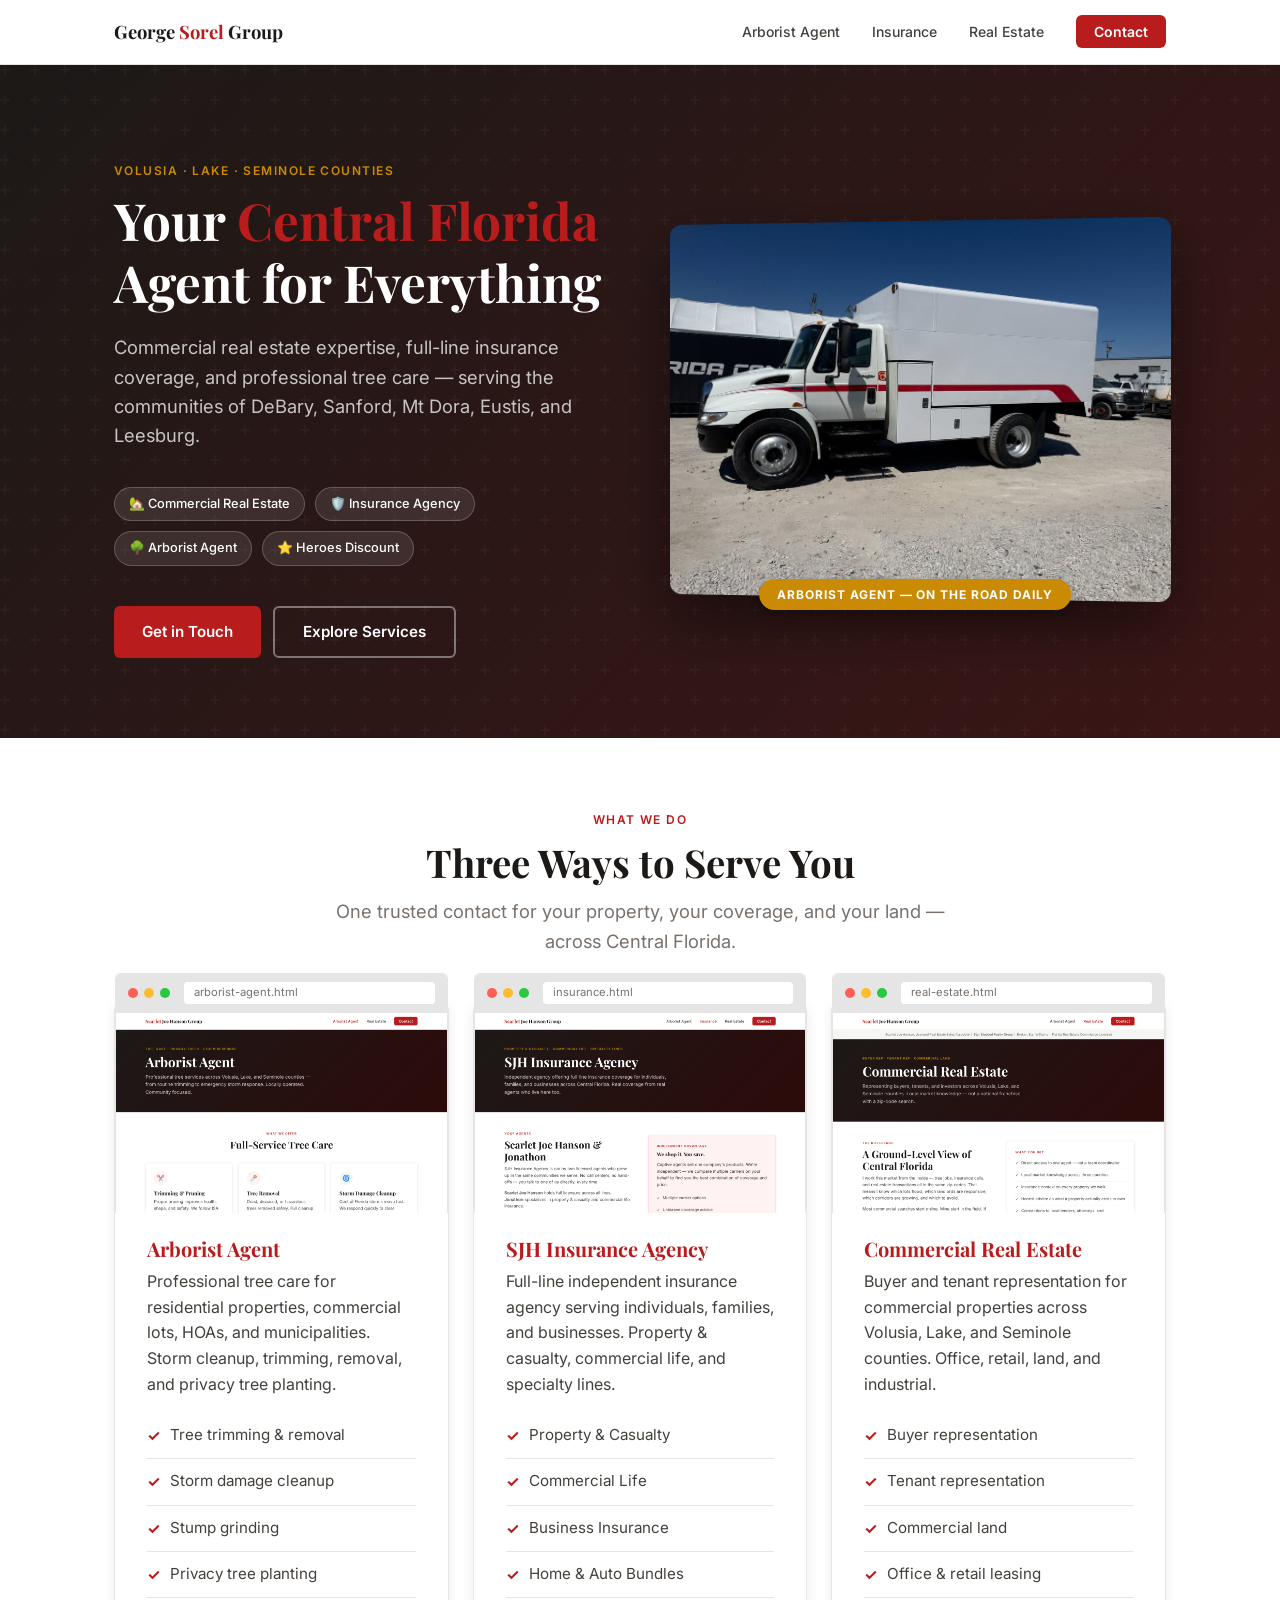
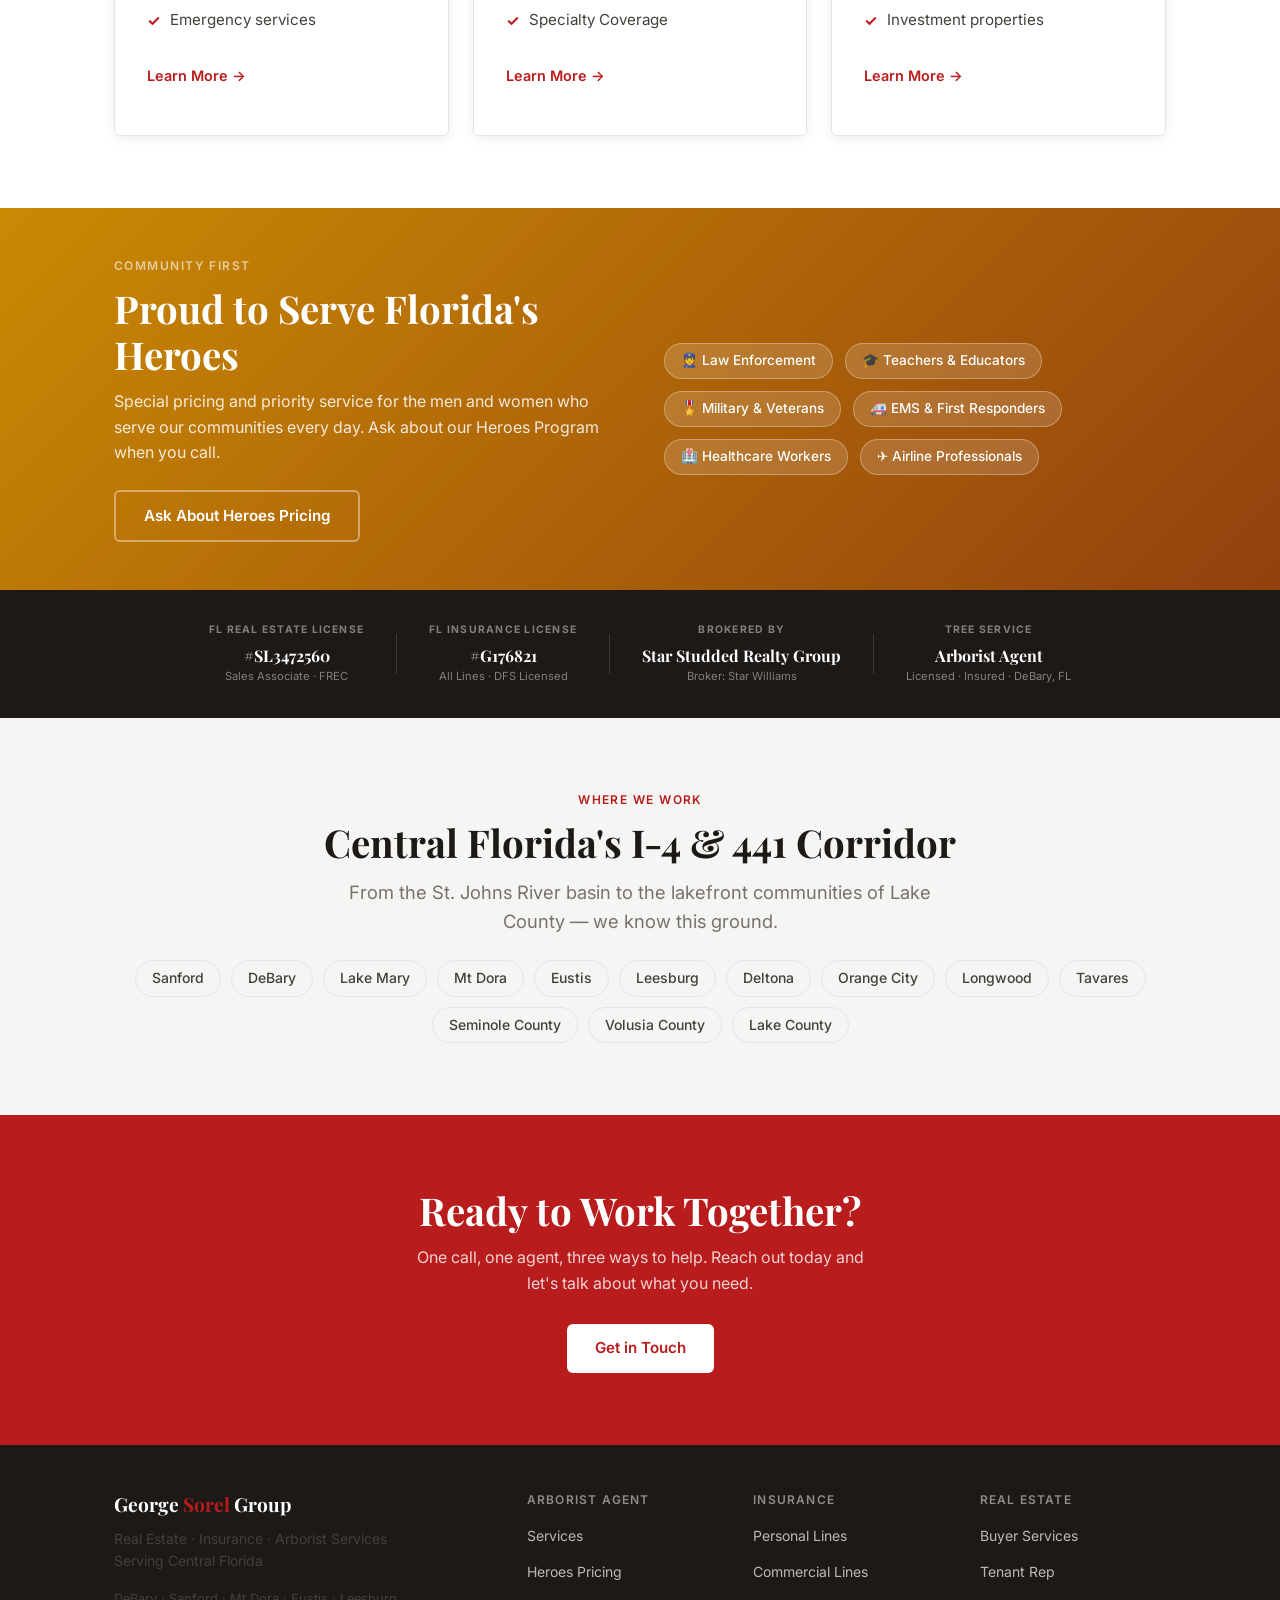
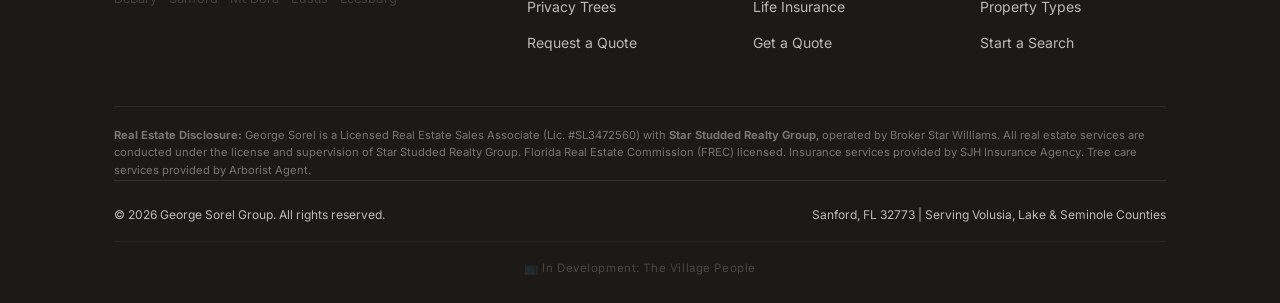
<file: index.html>
<!DOCTYPE html>
<html lang="en">
<head>
  <meta charset="UTF-8" />
  <meta name="viewport" content="width=device-width, initial-scale=1.0" />
  <title>George Sorel Group | Real Estate · Insurance · Arborist Services — Central Florida</title>
  <meta name="description" content="George Sorel Group serves Volusia, Lake and Seminole counties with commercial real estate, insurance, and professional tree care. Proud to serve Florida's heroes." />
  <meta name="keywords" content="real estate DeBary, insurance Sanford, tree service Mt Dora, Arborist Agent, Volusia County, Lake County, Seminole County" />

  <!-- Open Graph -->
  <meta property="og:title" content="George Sorel Group" />
  <meta property="og:description" content="Real Estate · Insurance · Arborist Services — Central Florida" />
  <meta property="og:type" content="website" />

  <link rel="stylesheet" href="styles.css" />

  <!-- Data entity: group — for splitting into sub-sites later -->
  <meta name="data-entity" content="group" />
</head>
<body>

<!-- ── Navigation ── -->
<nav class="nav">
  <div class="container nav-inner">
    <a href="index.html" class="nav-logo">George <span>Sorel</span> Group</a>
    <button class="nav-toggle" aria-label="Toggle menu" onclick="this.nextElementSibling.classList.toggle('open')">
      <span></span><span></span><span></span>
    </button>
    <ul class="nav-links">
      <li><a href="arborist-agent.html">Arborist Agent</a></li>
      <li><a href="insurance.html">Insurance</a></li>
      <li><a href="real-estate.html">Real Estate</a></li>
      <li><a href="contact.html" class="nav-cta">Contact</a></li>
    </ul>
  </div>
</nav>

<!-- ── Hero ── -->
<section class="hero">
  <div class="container" style="display:grid; grid-template-columns:1fr 1fr; gap:48px; align-items:center;">
    <div class="hero-content">
      <p class="eyebrow" style="color: var(--gold);">Volusia · Lake · Seminole Counties</p>
      <h1>Your <span>Central Florida</span><br>Agent for Everything</h1>
      <p class="lead">Commercial real estate expertise, full-line insurance coverage, and professional tree care — serving the communities of DeBary, Sanford, Mt Dora, Eustis, and Leesburg.</p>
      <div class="hero-badges">
        <span class="badge">🏡 Commercial Real Estate</span>
        <span class="badge">🛡️ Insurance Agency</span>
        <span class="badge">🌳 Arborist Agent</span>
        <span class="badge">⭐ Heroes Discount</span>
      </div>
      <div class="btn-group">
        <a href="contact.html" class="btn btn-primary">Get in Touch</a>
        <a href="#services" class="btn btn-outline">Explore Services</a>
      </div>
    </div>
    <div class="hero-truck" style="position:relative;">
      <img src="truck-side.jpg" alt="Arborist Agent truck"
           style="width:100%; border-radius:12px; box-shadow:0 24px 64px rgba(0,0,0,0.5); transform:perspective(800px) rotateY(-4deg);" />
      <div style="position:absolute; bottom:-12px; left:50%; transform:translateX(-50%);
                  background:var(--gold); color:var(--white); font-size:0.75rem; font-weight:700;
                  letter-spacing:0.08em; text-transform:uppercase; padding:6px 18px;
                  border-radius:999px; white-space:nowrap; box-shadow:0 4px 12px rgba(0,0,0,0.3);">
        Arborist Agent — On the Road Daily
      </div>
    </div>
  </div>
  <style>
    @media (max-width: 768px) {
      .hero .container { grid-template-columns: 1fr !important; }
      .hero-truck { display: none; }
    }
  </style>
</section>

<!-- ── Three Services ── -->
<section class="section" id="services">
  <div class="container">
    <div class="text-center" style="margin-bottom: 48px;">
      <p class="eyebrow">What We Do</p>
      <h2>Three Ways to Serve You</h2>
      <p class="lead" style="margin: 0 auto;">One trusted contact for your property, your coverage, and your land — across Central Florida.</p>
    </div>

    <div class="grid-3">

      <!-- Tree Service -->
      <a href="arborist-agent.html" style="text-decoration:none;" data-entity="arborist-agent">
        <div class="card" style="cursor:pointer; padding-top:0;">
          <div class="preview-frame">
            <div class="preview-bar">
              <span class="preview-dot"></span>
              <span class="preview-dot"></span>
              <span class="preview-dot"></span>
              <span class="preview-url">arborist-agent.html</span>
            </div>
            <img src="preview-arborist.png" alt="Arborist Agent page preview" />
          </div>
          <h3>Arborist Agent</h3>
          <p>Professional tree care for residential properties, commercial lots, HOAs, and municipalities. Storm cleanup, trimming, removal, and privacy tree planting.</p>
          <ul class="service-list" style="margin-top:16px;">
            <li>Tree trimming &amp; removal</li>
            <li>Storm damage cleanup</li>
            <li>Stump grinding</li>
            <li>Privacy tree planting</li>
            <li>Emergency services</li>
          </ul>
          <p style="margin-top:20px; color:var(--scarlet); font-weight:600; font-size:0.9rem;">Learn More →</p>
        </div>
      </a>

      <!-- Insurance -->
      <a href="insurance.html" style="text-decoration:none;" data-entity="insurance">
        <div class="card" style="cursor:pointer; padding-top:0;">
          <div class="preview-frame">
            <div class="preview-bar">
              <span class="preview-dot"></span>
              <span class="preview-dot"></span>
              <span class="preview-dot"></span>
              <span class="preview-url">insurance.html</span>
            </div>
            <img src="preview-insurance.png" alt="SJH Insurance page preview" />
          </div>
          <h3>SJH Insurance Agency</h3>
          <p>Full-line independent insurance agency serving individuals, families, and businesses. Property &amp; casualty, commercial life, and specialty lines.</p>
          <ul class="service-list" style="margin-top:16px;">
            <li>Property &amp; Casualty</li>
            <li>Commercial Life</li>
            <li>Business Insurance</li>
            <li>Home &amp; Auto Bundles</li>
            <li>Specialty Coverage</li>
          </ul>
          <p style="margin-top:20px; color:var(--scarlet); font-weight:600; font-size:0.9rem;">Learn More →</p>
        </div>
      </a>

      <!-- Real Estate -->
      <a href="real-estate.html" style="text-decoration:none;" data-entity="real-estate">
        <div class="card" style="cursor:pointer; padding-top:0;">
          <div class="preview-frame">
            <div class="preview-bar">
              <span class="preview-dot"></span>
              <span class="preview-dot"></span>
              <span class="preview-dot"></span>
              <span class="preview-url">real-estate.html</span>
            </div>
            <img src="preview-re.png" alt="Commercial Real Estate page preview" />
          </div>
          <h3>Commercial Real Estate</h3>
          <p>Buyer and tenant representation for commercial properties across Volusia, Lake, and Seminole counties. Office, retail, land, and industrial.</p>
          <ul class="service-list" style="margin-top:16px;">
            <li>Buyer representation</li>
            <li>Tenant representation</li>
            <li>Commercial land</li>
            <li>Office &amp; retail leasing</li>
            <li>Investment properties</li>
          </ul>
          <p style="margin-top:20px; color:var(--scarlet); font-weight:600; font-size:0.9rem;">Learn More →</p>
        </div>
      </a>

    </div>
  </div>
</section>

<!-- ── Heroes Section ── -->
<section class="heroes-strip" data-entity="group">
  <div class="container">
    <div class="grid-2" style="align-items:center; gap:48px;">
      <div>
        <p class="eyebrow" style="color:rgba(255,255,255,0.6);">Community First</p>
        <h2>Proud to Serve Florida's Heroes</h2>
        <p>Special pricing and priority service for the men and women who serve our communities every day. Ask about our Heroes Program when you call.</p>
        <a href="contact.html" class="btn btn-outline" style="margin-top:8px;">Ask About Heroes Pricing</a>
      </div>
      <div>
        <div class="heroes-grid">
          <span class="hero-tag">👮 Law Enforcement</span>
          <span class="hero-tag">🎓 Teachers &amp; Educators</span>
          <span class="hero-tag">🎖️ Military &amp; Veterans</span>
          <span class="hero-tag">🚑 EMS &amp; First Responders</span>
          <span class="hero-tag">🏥 Healthcare Workers</span>
          <span class="hero-tag">✈️ Airline Professionals</span>
        </div>
      </div>
    </div>
  </div>
</section>

<!-- ── Credentials Bar ── -->
<section class="section-sm" style="background:var(--charcoal); padding:32px 0;">
  <div class="container">
    <div style="display:flex; flex-wrap:wrap; gap:32px; justify-content:center; align-items:center;">
      <div style="text-align:center;">
        <div style="font-size:0.65rem; font-weight:700; letter-spacing:0.12em; text-transform:uppercase; color:rgba(255,255,255,0.45); margin-bottom:4px;">FL Real Estate License</div>
        <div style="font-size:1rem; font-weight:700; color:var(--white); font-family:var(--font-heading);">#SL3472560</div>
        <div style="font-size:0.7rem; color:rgba(255,255,255,0.45);">Sales Associate · FREC</div>
      </div>
      <div style="width:1px; height:40px; background:rgba(255,255,255,0.15);"></div>
      <div style="text-align:center;">
        <div style="font-size:0.65rem; font-weight:700; letter-spacing:0.12em; text-transform:uppercase; color:rgba(255,255,255,0.45); margin-bottom:4px;">FL Insurance License</div>
        <div style="font-size:1rem; font-weight:700; color:var(--white); font-family:var(--font-heading);">#G176821</div>
        <div style="font-size:0.7rem; color:rgba(255,255,255,0.45);">All Lines · DFS Licensed</div>
      </div>
      <div style="width:1px; height:40px; background:rgba(255,255,255,0.15);"></div>
      <div style="text-align:center;">
        <div style="font-size:0.65rem; font-weight:700; letter-spacing:0.12em; text-transform:uppercase; color:rgba(255,255,255,0.45); margin-bottom:4px;">Brokered By</div>
        <div style="font-size:1rem; font-weight:700; color:var(--white); font-family:var(--font-heading);">Star Studded Realty Group</div>
        <div style="font-size:0.7rem; color:rgba(255,255,255,0.45);">Broker: Star Williams</div>
      </div>
      <div style="width:1px; height:40px; background:rgba(255,255,255,0.15);"></div>
      <div style="text-align:center;">
        <div style="font-size:0.65rem; font-weight:700; letter-spacing:0.12em; text-transform:uppercase; color:rgba(255,255,255,0.45); margin-bottom:4px;">Tree Service</div>
        <div style="font-size:1rem; font-weight:700; color:var(--white); font-family:var(--font-heading);">Arborist Agent</div>
        <div style="font-size:0.7rem; color:rgba(255,255,255,0.45);">Licensed · Insured · DeBary, FL</div>
      </div>
    </div>
  </div>
</section>

<!-- ── Service Areas ── -->
<section class="section bg-lite">
  <div class="container text-center">
    <p class="eyebrow">Where We Work</p>
    <h2>Central Florida's I-4 &amp; 441 Corridor</h2>
    <p class="lead" style="margin: 0 auto 24px;">From the St. Johns River basin to the lakefront communities of Lake County — we know this ground.</p>
    <div class="areas-list" style="justify-content:center;">
      <span class="area-tag">Sanford</span>
      <span class="area-tag">DeBary</span>
      <span class="area-tag">Lake Mary</span>
      <span class="area-tag">Mt Dora</span>
      <span class="area-tag">Eustis</span>
      <span class="area-tag">Leesburg</span>
      <span class="area-tag">Deltona</span>
      <span class="area-tag">Orange City</span>
      <span class="area-tag">Longwood</span>
      <span class="area-tag">Tavares</span>
      <span class="area-tag">Seminole County</span>
      <span class="area-tag">Volusia County</span>
      <span class="area-tag">Lake County</span>
    </div>
  </div>
</section>

<!-- ── Contact CTA ── -->
<section class="section bg-scarlet">
  <div class="container text-center">
    <h2 style="color:var(--white);">Ready to Work Together?</h2>
    <p style="color:rgba(255,255,255,0.8); max-width:480px; margin:0 auto 28px;">One call, one agent, three ways to help. Reach out today and let's talk about what you need.</p>
    <a href="contact.html" class="btn" style="background:var(--white); color:var(--scarlet);">Get in Touch</a>
  </div>
</section>

<!-- ── Footer ── -->
<footer class="footer">
  <div class="container">
    <div class="footer-grid">
      <div class="footer-brand">
        <h3>George <span>Sorel</span> Group</h3>
        <p style="font-size:0.875rem; margin-bottom:16px;">Real Estate · Insurance · Arborist Services<br>Serving Central Florida</p>
        <p style="font-size:0.8rem;">DeBary · Sanford · Mt Dora · Eustis · Leesburg</p>
      </div>
      <div>
        <h4>Arborist Agent</h4>
        <ul>
          <li><a href="arborist-agent.html#services">Services</a></li>
          <li><a href="arborist-agent.html#heroes">Heroes Pricing</a></li>
          <li><a href="arborist-agent.html#privacy-trees">Privacy Trees</a></li>
          <li><a href="contact.html">Request a Quote</a></li>
        </ul>
      </div>
      <div>
        <h4>Insurance</h4>
        <ul>
          <li><a href="insurance.html#personal">Personal Lines</a></li>
          <li><a href="insurance.html#commercial">Commercial Lines</a></li>
          <li><a href="insurance.html#life">Life Insurance</a></li>
          <li><a href="contact.html">Get a Quote</a></li>
        </ul>
      </div>
      <div>
        <h4>Real Estate</h4>
        <ul>
          <li><a href="real-estate.html#buyers">Buyer Services</a></li>
          <li><a href="real-estate.html#tenants">Tenant Rep</a></li>
          <li><a href="real-estate.html#properties">Property Types</a></li>
          <li><a href="contact.html">Start a Search</a></li>
        </ul>
      </div>
    </div>

    <div class="footer-disclaimer">
      <strong>Real Estate Disclosure:</strong> George Sorel is a Licensed Real Estate Sales Associate (Lic. #SL3472560) with
      <strong>Star Studded Realty Group</strong>, operated by Broker Star Williams. All real estate services are
      conducted under the license and supervision of Star Studded Realty Group. Florida Real Estate Commission (FREC) licensed.
      Insurance services provided by SJH Insurance Agency. Tree care services provided by Arborist Agent.
    </div>

    <div class="footer-bottom">
      <span>&copy; 2026 George Sorel Group. All rights reserved.</span>
      <span>Sanford, FL 32773 | Serving Volusia, Lake &amp; Seminole Counties</span>
    </div>
    <div style="text-align:center; padding:12px 0 0; border-top:1px solid rgba(255,255,255,0.06); margin-top:16px;">
      <a href="village-people.html" style="font-size:0.72rem; color:rgba(255,255,255,0.2); text-decoration:none; letter-spacing:0.05em;">📺 In Development: The Village People</a>
    </div>
  </div>
</footer>

</body>
</html>
</file>
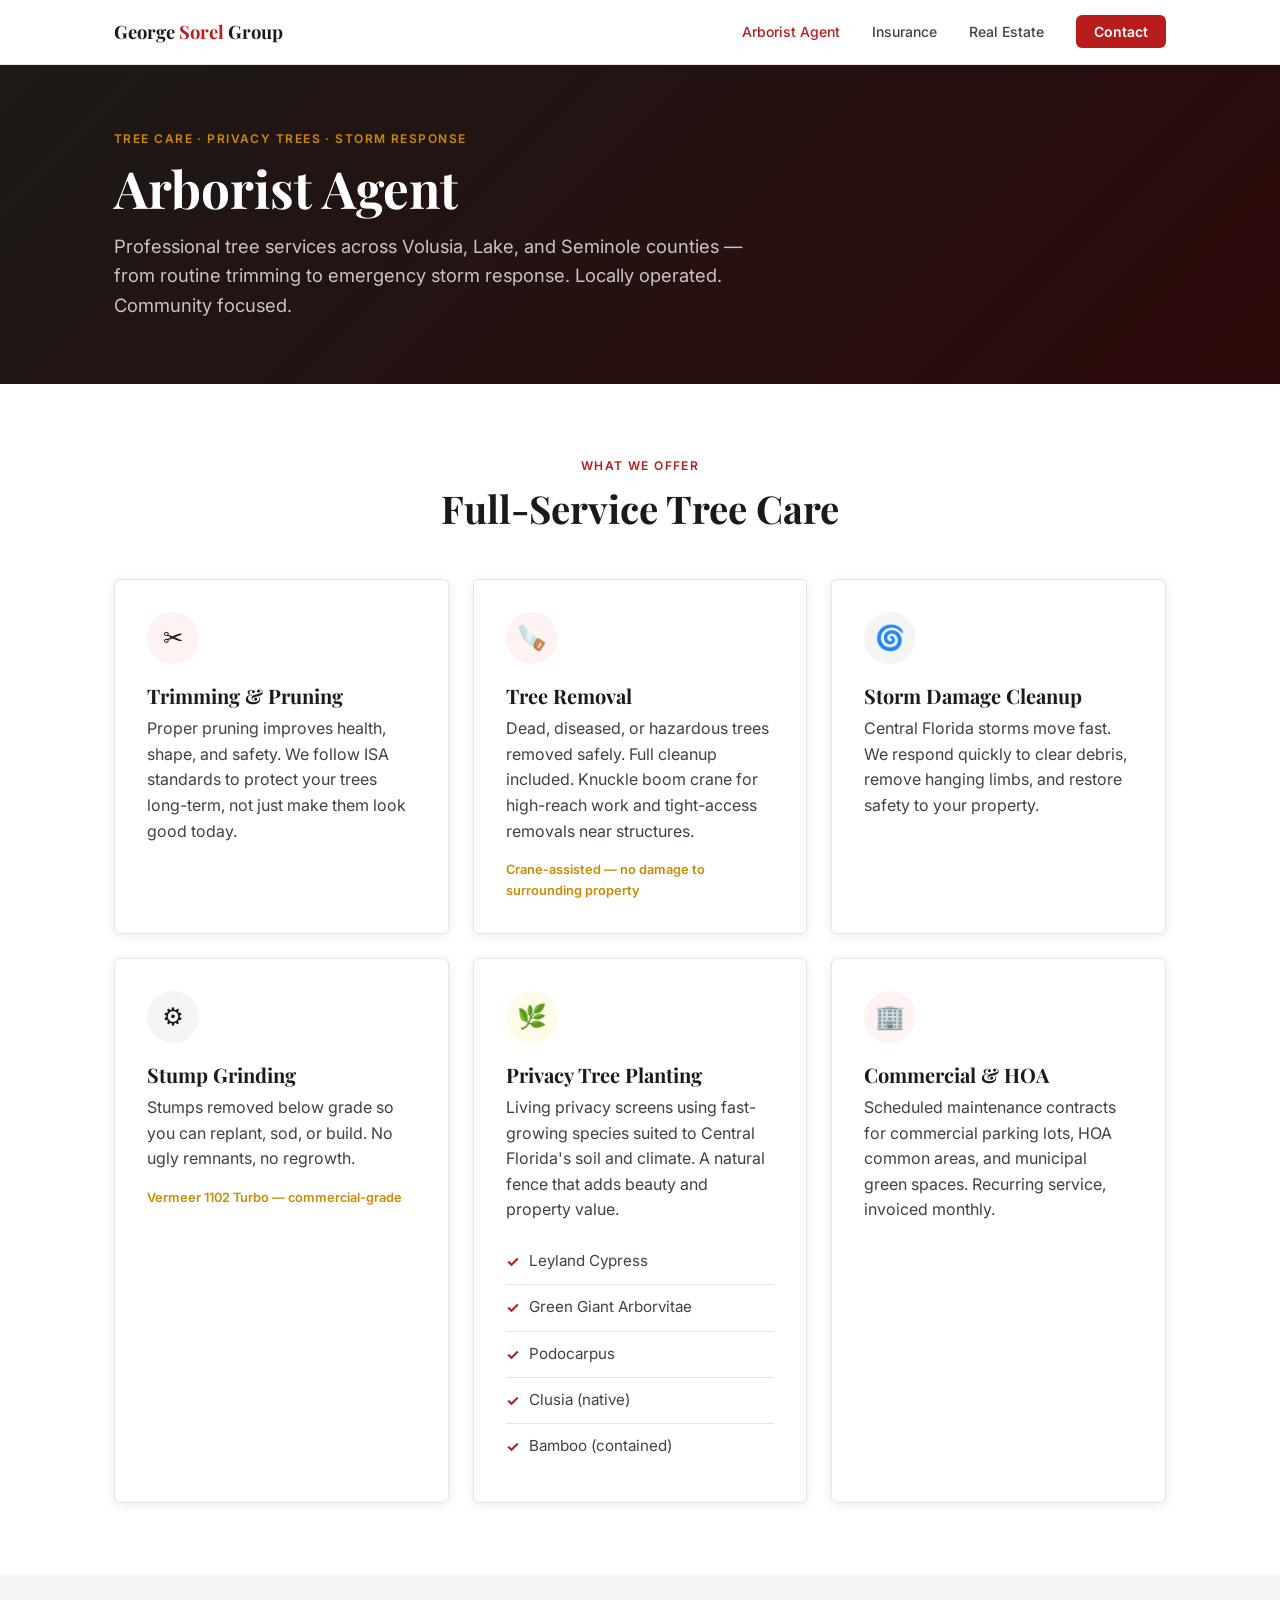
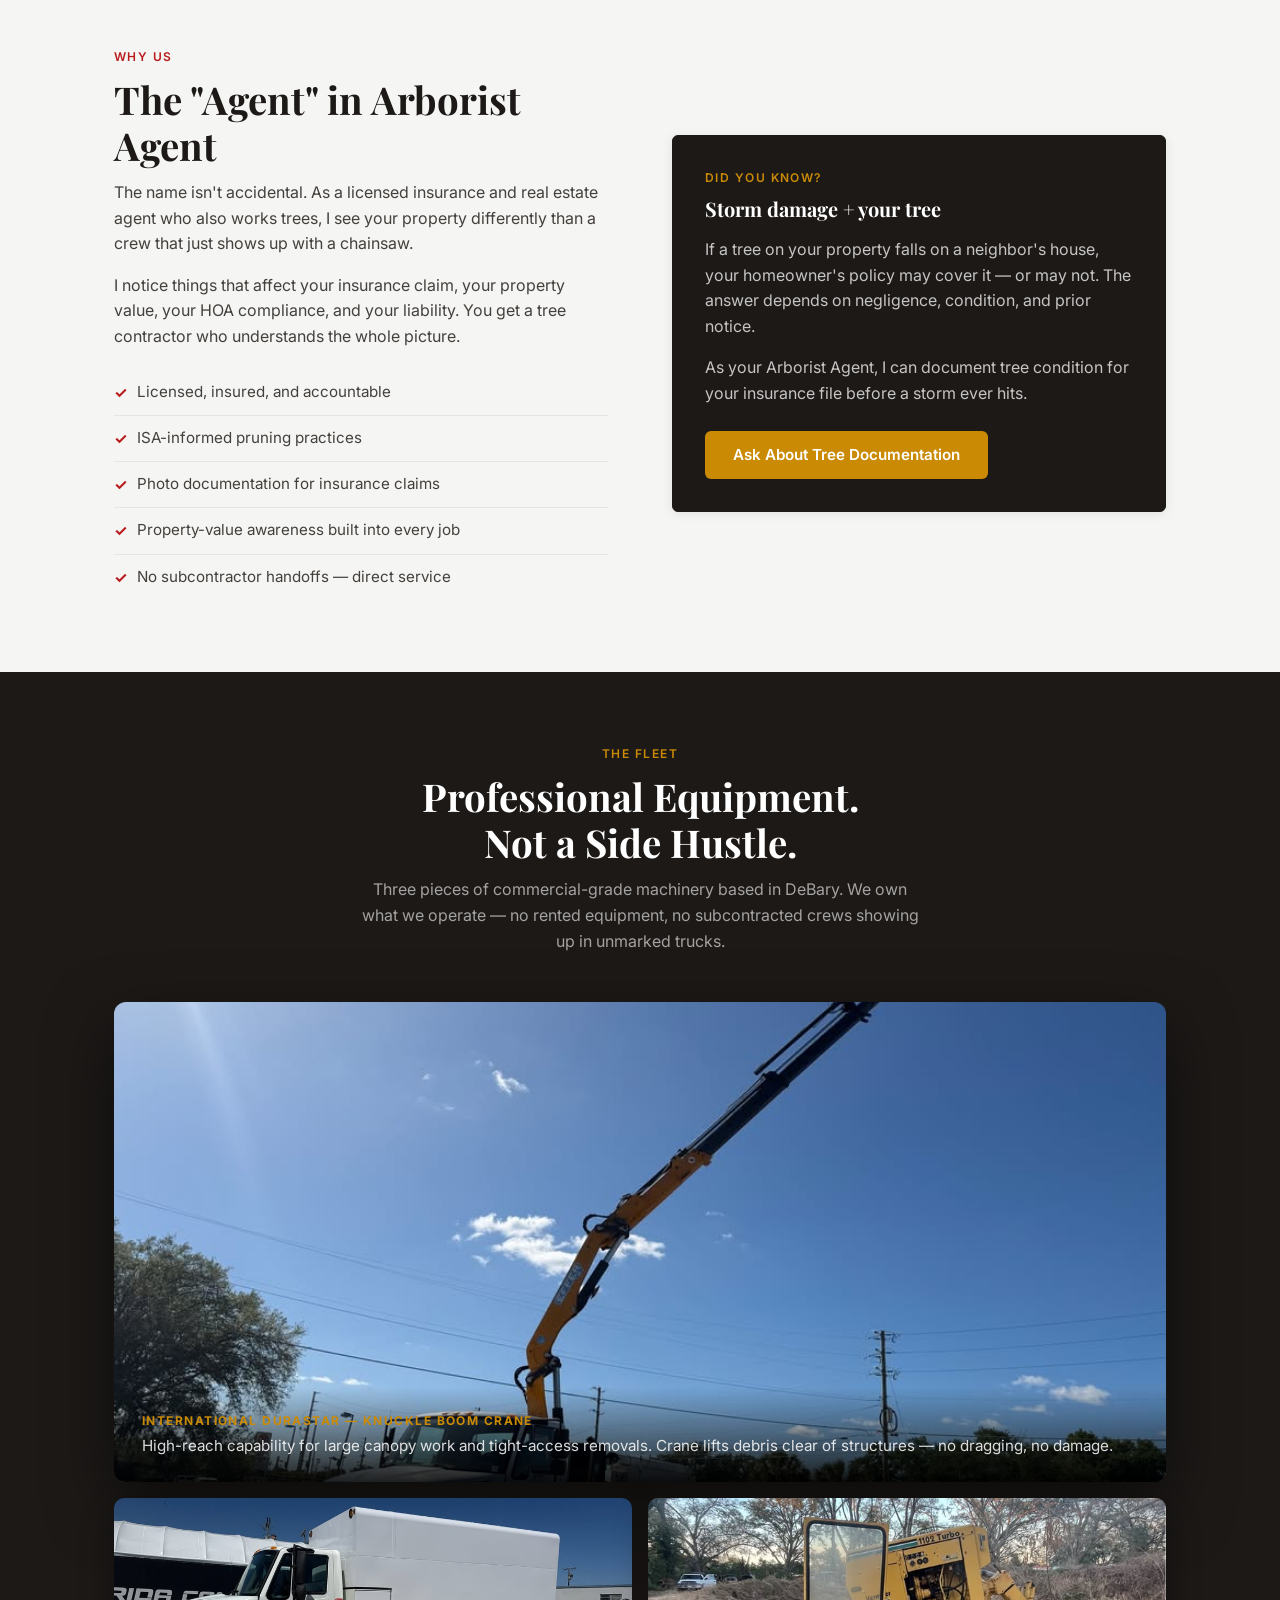
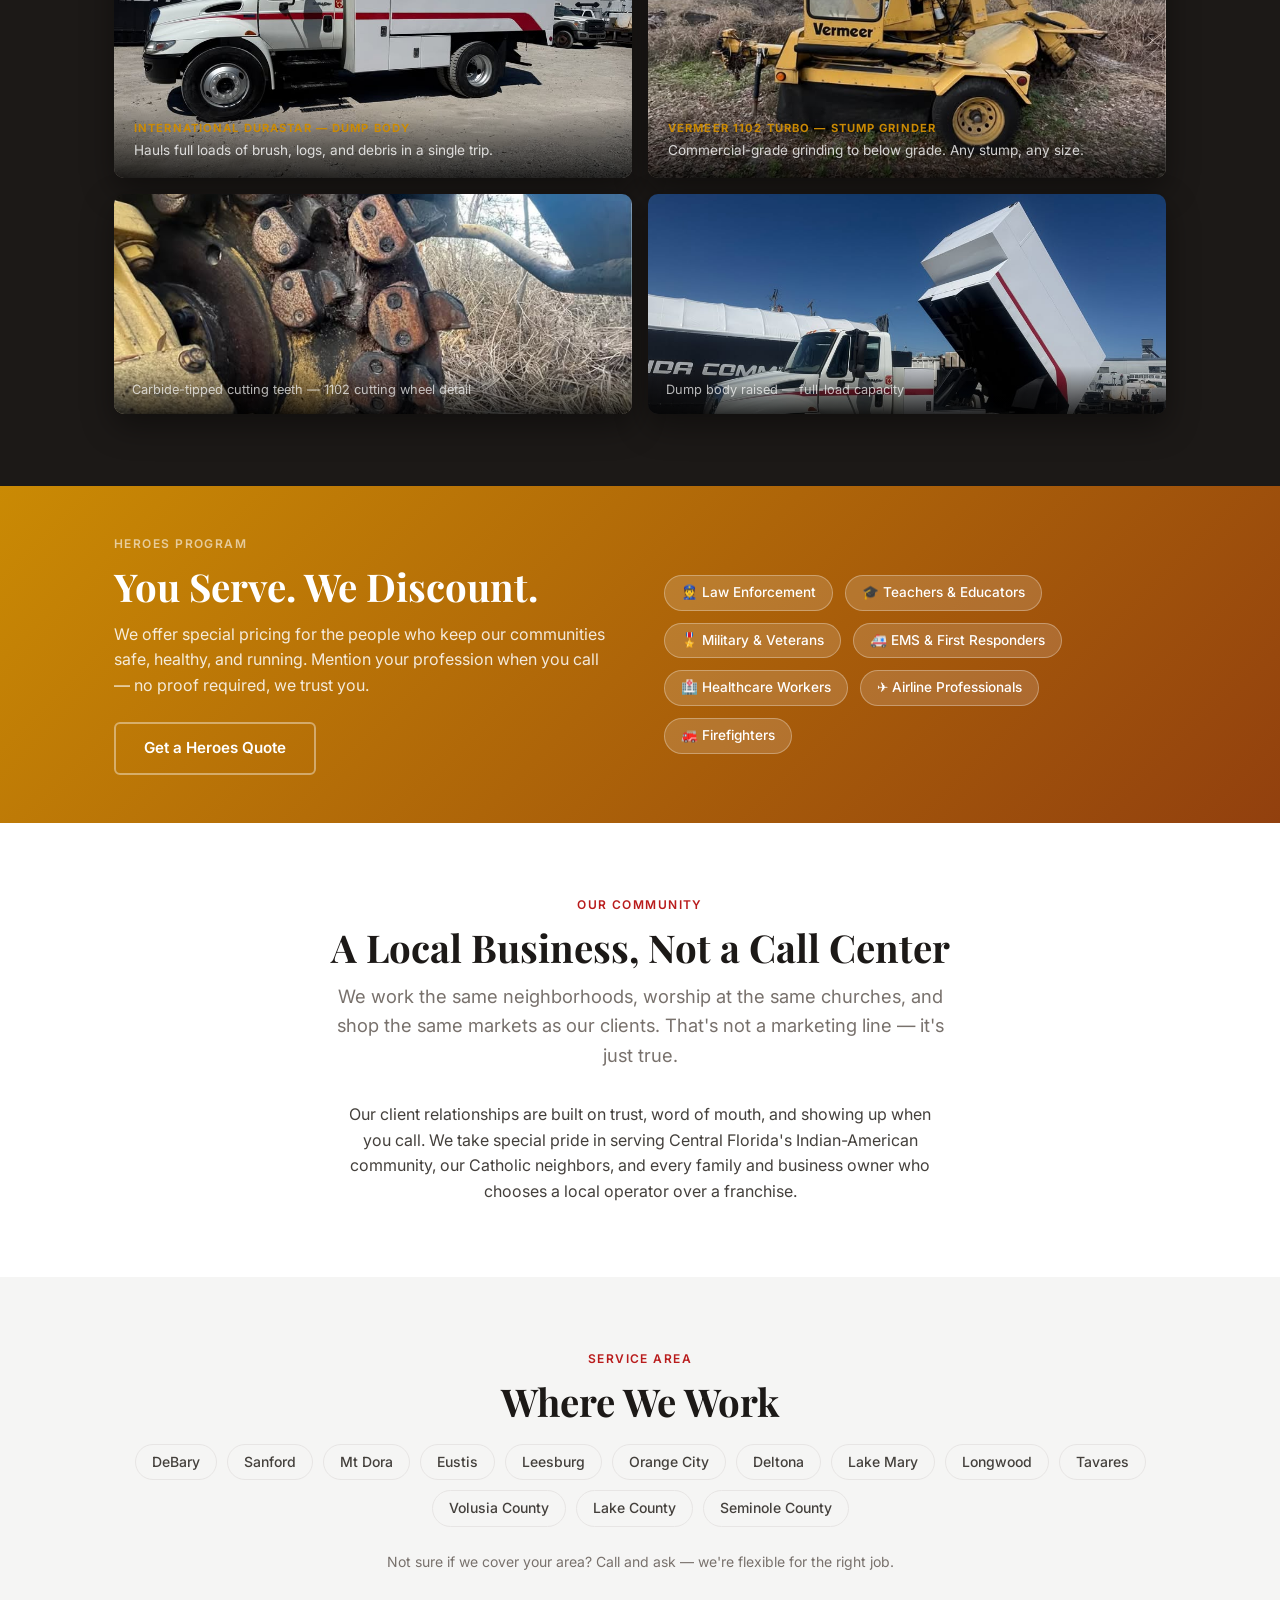
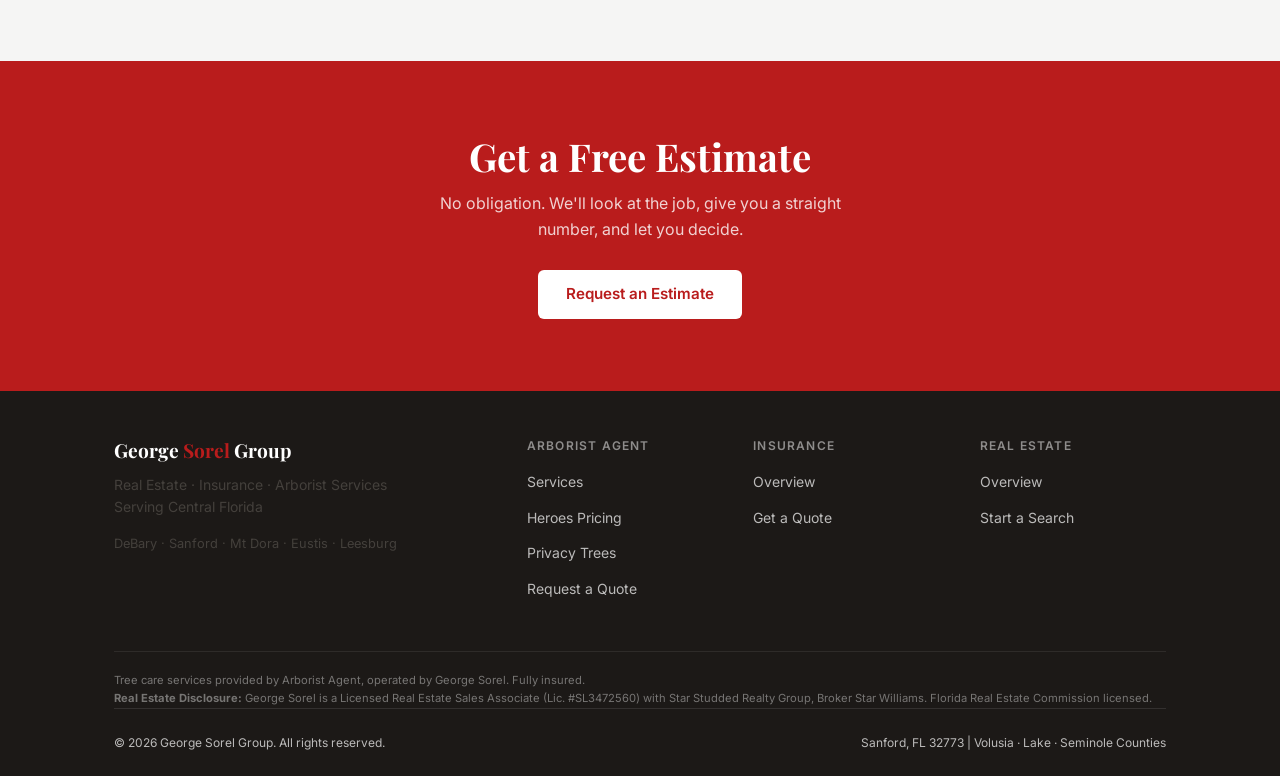
<file: arborist-agent.html>
<!DOCTYPE html>
<html lang="en">
<head>
  <meta charset="UTF-8" />
  <meta name="viewport" content="width=device-width, initial-scale=1.0" />
  <title>Arborist Agent | Professional Tree Care — DeBary, Sanford, Mt Dora, FL</title>
  <meta name="description" content="Arborist Agent provides professional tree trimming, removal, storm cleanup, and privacy tree planting across Volusia, Lake and Seminole counties. Heroes discount available." />
  <meta name="keywords" content="tree service DeBary, tree removal Sanford, arborist Mt Dora, tree trimming Eustis Leesburg, privacy trees Lake County, storm cleanup Central Florida" />

  <meta property="og:title" content="Arborist Agent | Professional Tree Care" />
  <meta property="og:description" content="Tree trimming, removal, storm cleanup, and privacy trees — Central Florida." />

  <link rel="stylesheet" href="styles.css" />
  <meta name="data-entity" content="arborist-agent" />
</head>
<body>

<!-- ── Navigation ── -->
<nav class="nav">
  <div class="container nav-inner">
    <a href="index.html" class="nav-logo">George <span>Sorel</span> Group</a>
    <button class="nav-toggle" aria-label="Toggle menu" onclick="this.nextElementSibling.classList.toggle('open')">
      <span></span><span></span><span></span>
    </button>
    <ul class="nav-links">
      <li><a href="arborist-agent.html" class="active">Arborist Agent</a></li>
      <li><a href="insurance.html">Insurance</a></li>
      <li><a href="real-estate.html">Real Estate</a></li>
      <li><a href="contact.html" class="nav-cta">Contact</a></li>
    </ul>
  </div>
</nav>

<!-- ── Page Hero ── -->
<section class="page-hero">
  <div class="container">
    <p class="eyebrow" style="color:var(--gold);">Tree Care · Privacy Trees · Storm Response</p>
    <h1>Arborist Agent</h1>
    <p class="lead">Professional tree services across Volusia, Lake, and Seminole counties — from routine trimming to emergency storm response. Locally operated. Community focused.</p>
  </div>
</section>

<!-- ── Services ── -->
<section class="section" id="services">
  <div class="container">
    <div class="text-center" style="margin-bottom:48px;">
      <p class="eyebrow">What We Offer</p>
      <h2>Full-Service Tree Care</h2>
    </div>

    <div class="grid-3">
      <div class="card">
        <div class="card-icon">✂️</div>
        <h3>Trimming &amp; Pruning</h3>
        <p>Proper pruning improves health, shape, and safety. We follow ISA standards to protect your trees long-term, not just make them look good today.</p>
      </div>
      <div class="card">
        <div class="card-icon">🪚</div>
        <h3>Tree Removal</h3>
        <p>Dead, diseased, or hazardous trees removed safely. Full cleanup included. Knuckle boom crane for high-reach work and tight-access removals near structures.</p>
        <p style="font-size:0.8rem; color:var(--gold); font-weight:600; margin-bottom:0;">Crane-assisted — no damage to surrounding property</p>
      </div>
      <div class="card">
        <div class="card-icon charcoal">🌀</div>
        <h3>Storm Damage Cleanup</h3>
        <p>Central Florida storms move fast. We respond quickly to clear debris, remove hanging limbs, and restore safety to your property.</p>
      </div>
      <div class="card">
        <div class="card-icon charcoal">⚙️</div>
        <h3>Stump Grinding</h3>
        <p>Stumps removed below grade so you can replant, sod, or build. No ugly remnants, no regrowth.</p>
        <p style="font-size:0.8rem; color:var(--gold); font-weight:600; margin-bottom:0;">Vermeer 1102 Turbo — commercial-grade</p>
      </div>
      <div class="card" id="privacy-trees">
        <div class="card-icon gold">🌿</div>
        <h3>Privacy Tree Planting</h3>
        <p>Living privacy screens using fast-growing species suited to Central Florida's soil and climate. A natural fence that adds beauty and property value.</p>
        <ul class="service-list" style="margin-top:12px;">
          <li>Leyland Cypress</li>
          <li>Green Giant Arborvitae</li>
          <li>Podocarpus</li>
          <li>Clusia (native)</li>
          <li>Bamboo (contained)</li>
        </ul>
      </div>
      <div class="card">
        <div class="card-icon">🏢</div>
        <h3>Commercial &amp; HOA</h3>
        <p>Scheduled maintenance contracts for commercial parking lots, HOA common areas, and municipal green spaces. Recurring service, invoiced monthly.</p>
      </div>
    </div>
  </div>
</section>

<!-- ── Why Arborist Agent ── -->
<section class="section bg-lite">
  <div class="container">
    <div class="grid-2" style="align-items:center; gap:64px;">
      <div>
        <p class="eyebrow">Why Us</p>
        <h2>The "Agent" in Arborist Agent</h2>
        <p>The name isn't accidental. As a licensed insurance and real estate agent who also works trees, I see your property differently than a crew that just shows up with a chainsaw.</p>
        <p>I notice things that affect your insurance claim, your property value, your HOA compliance, and your liability. You get a tree contractor who understands the whole picture.</p>
        <ul class="service-list" style="margin-top:20px;">
          <li>Licensed, insured, and accountable</li>
          <li>ISA-informed pruning practices</li>
          <li>Photo documentation for insurance claims</li>
          <li>Property-value awareness built into every job</li>
          <li>No subcontractor handoffs — direct service</li>
        </ul>
      </div>
      <div>
        <div class="card" style="background:var(--charcoal); border-color:var(--charcoal); color:var(--white);">
          <p class="eyebrow" style="color:var(--gold);">Did you know?</p>
          <h3 style="color:var(--white); margin-bottom:16px;">Storm damage + your tree</h3>
          <p style="color:rgba(255,255,255,0.75);">If a tree on your property falls on a neighbor's house, your homeowner's policy may cover it — or may not. The answer depends on negligence, condition, and prior notice.</p>
          <p style="color:rgba(255,255,255,0.75);">As your Arborist Agent, I can document tree condition for your insurance file before a storm ever hits.</p>
          <a href="contact.html" class="btn btn-gold" style="margin-top:8px;">Ask About Tree Documentation</a>
        </div>
      </div>
    </div>
  </div>
</section>

<!-- ── Equipment Showcase ── -->
<section id="equipment" style="background:var(--charcoal); padding:72px 0;">
  <div class="container">
    <div class="text-center" style="margin-bottom:48px;">
      <p class="eyebrow" style="color:var(--gold);">The Fleet</p>
      <h2 style="color:var(--white);">Professional Equipment.<br>Not a Side Hustle.</h2>
      <p style="color:rgba(255,255,255,0.6); max-width:560px; margin:0 auto;">
        Three pieces of commercial-grade machinery based in DeBary. We own what we operate — no rented equipment, no subcontracted crews showing up in unmarked trucks.
      </p>
    </div>

    <!-- Crane Truck — hero shot -->
    <div style="border-radius:12px; overflow:hidden; box-shadow:0 24px 64px rgba(0,0,0,0.5); margin-bottom:16px; position:relative;">
      <img src="truck-crane.jpg" alt="Arborist Agent crane truck with boom extended" style="width:100%; display:block; max-height:480px; object-fit:cover; object-position:center 30%;" />
      <div style="position:absolute; bottom:0; left:0; right:0; padding:24px 28px;
                  background:linear-gradient(transparent, rgba(0,0,0,0.85));">
        <p style="margin:0; color:var(--gold); font-size:0.75rem; font-weight:700; letter-spacing:0.12em; text-transform:uppercase;">International DuraStar — Knuckle Boom Crane</p>
        <p style="margin:4px 0 0; color:rgba(255,255,255,0.85); font-size:0.95rem;">High-reach capability for large canopy work and tight-access removals. Crane lifts debris clear of structures — no dragging, no damage.</p>
      </div>
    </div>

    <!-- Dump Truck + Stump Grinder side by side -->
    <div class="grid-2" style="gap:16px; margin-bottom:16px;">
      <div style="border-radius:10px; overflow:hidden; box-shadow:0 12px 32px rgba(0,0,0,0.4); position:relative;">
        <img src="truck-side.jpg" alt="Arborist Agent dump truck" style="width:100%; display:block; height:280px; object-fit:cover; object-position:center;" />
        <div style="position:absolute; bottom:0; left:0; right:0; padding:16px 20px;
                    background:linear-gradient(transparent, rgba(0,0,0,0.8));">
          <p style="margin:0; color:var(--gold); font-size:0.7rem; font-weight:700; letter-spacing:0.1em; text-transform:uppercase;">International DuraStar — Dump Body</p>
          <p style="margin:3px 0 0; color:rgba(255,255,255,0.8); font-size:0.85rem;">Hauls full loads of brush, logs, and debris in a single trip.</p>
        </div>
      </div>
      <div style="border-radius:10px; overflow:hidden; box-shadow:0 12px 32px rgba(0,0,0,0.4); position:relative;">
        <img src="grinder-2.jpg" alt="Vermeer 1102 Turbo stump grinder" style="width:100%; display:block; height:280px; object-fit:cover; object-position:center;" />
        <div style="position:absolute; bottom:0; left:0; right:0; padding:16px 20px;
                    background:linear-gradient(transparent, rgba(0,0,0,0.8));">
          <p style="margin:0; color:var(--gold); font-size:0.7rem; font-weight:700; letter-spacing:0.1em; text-transform:uppercase;">Vermeer 1102 Turbo — Stump Grinder</p>
          <p style="margin:3px 0 0; color:rgba(255,255,255,0.8); font-size:0.85rem;">Commercial-grade grinding to below grade. Any stump, any size.</p>
        </div>
      </div>
    </div>

    <!-- Teeth close-up + second grinder shot -->
    <div class="grid-2" style="gap:16px;">
      <div style="border-radius:10px; overflow:hidden; box-shadow:0 12px 32px rgba(0,0,0,0.4); position:relative;">
        <img src="grinder-teeth.jpg" alt="Vermeer carbide cutting teeth close-up" style="width:100%; display:block; height:220px; object-fit:cover; object-position:center;" />
        <div style="position:absolute; bottom:0; left:0; right:0; padding:14px 18px;
                    background:linear-gradient(transparent, rgba(0,0,0,0.8));">
          <p style="margin:0; color:rgba(255,255,255,0.7); font-size:0.8rem;">Carbide-tipped cutting teeth — 1102 cutting wheel detail</p>
        </div>
      </div>
      <div style="border-radius:10px; overflow:hidden; box-shadow:0 12px 32px rgba(0,0,0,0.4); position:relative;">
        <img src="truck-dump.jpg" alt="Arborist Agent dump truck — bed raised" style="width:100%; display:block; height:220px; object-fit:cover; object-position:center 20%;" />
        <div style="position:absolute; bottom:0; left:0; right:0; padding:14px 18px;
                    background:linear-gradient(transparent, rgba(0,0,0,0.8));">
          <p style="margin:0; color:rgba(255,255,255,0.7); font-size:0.8rem;">Dump body raised — full-load capacity</p>
        </div>
      </div>
    </div>

  </div>
</section>

<!-- ── Heroes ── -->
<section class="heroes-strip" id="heroes">
  <div class="container">
    <div class="grid-2" style="align-items:center; gap:48px;">
      <div>
        <p class="eyebrow" style="color:rgba(255,255,255,0.6);">Heroes Program</p>
        <h2>You Serve. We Discount.</h2>
        <p>We offer special pricing for the people who keep our communities safe, healthy, and running. Mention your profession when you call — no proof required, we trust you.</p>
        <a href="contact.html" class="btn btn-outline" style="margin-top:8px;">Get a Heroes Quote</a>
      </div>
      <div>
        <div class="heroes-grid">
          <span class="hero-tag">👮 Law Enforcement</span>
          <span class="hero-tag">🎓 Teachers &amp; Educators</span>
          <span class="hero-tag">🎖️ Military &amp; Veterans</span>
          <span class="hero-tag">🚑 EMS &amp; First Responders</span>
          <span class="hero-tag">🏥 Healthcare Workers</span>
          <span class="hero-tag">✈️ Airline Professionals</span>
          <span class="hero-tag">🚒 Firefighters</span>
        </div>
      </div>
    </div>
  </div>
</section>

<!-- ── Community ── -->
<section class="section">
  <div class="container text-center">
    <p class="eyebrow">Our Community</p>
    <h2>A Local Business, Not a Call Center</h2>
    <p class="lead" style="margin:0 auto 32px;">We work the same neighborhoods, worship at the same churches, and shop the same markets as our clients. That's not a marketing line — it's just true.</p>
    <p style="max-width:600px; margin:0 auto; color:var(--gray-dark);">
      Our client relationships are built on trust, word of mouth, and showing up when you call. We take special pride in serving Central Florida's Indian-American community, our Catholic neighbors, and every family and business owner who chooses a local operator over a franchise.
    </p>
  </div>
</section>

<!-- ── Service Areas ── -->
<section class="section bg-lite">
  <div class="container text-center">
    <p class="eyebrow">Service Area</p>
    <h2>Where We Work</h2>
    <div class="areas-list" style="justify-content:center; margin-top:20px;">
      <span class="area-tag">DeBary</span>
      <span class="area-tag">Sanford</span>
      <span class="area-tag">Mt Dora</span>
      <span class="area-tag">Eustis</span>
      <span class="area-tag">Leesburg</span>
      <span class="area-tag">Orange City</span>
      <span class="area-tag">Deltona</span>
      <span class="area-tag">Lake Mary</span>
      <span class="area-tag">Longwood</span>
      <span class="area-tag">Tavares</span>
      <span class="area-tag">Volusia County</span>
      <span class="area-tag">Lake County</span>
      <span class="area-tag">Seminole County</span>
    </div>
    <p style="margin-top:24px; color:var(--gray-mid); font-size:0.875rem;">Not sure if we cover your area? Call and ask — we're flexible for the right job.</p>
  </div>
</section>

<!-- ── CTA ── -->
<section class="section bg-scarlet">
  <div class="container text-center">
    <h2 style="color:var(--white);">Get a Free Estimate</h2>
    <p style="color:rgba(255,255,255,0.8); max-width:460px; margin:0 auto 28px;">No obligation. We'll look at the job, give you a straight number, and let you decide.</p>
    <a href="contact.html" class="btn" style="background:var(--white); color:var(--scarlet);">Request an Estimate</a>
  </div>
</section>

<!-- ── Footer ── -->
<footer class="footer">
  <div class="container">
    <div class="footer-grid">
      <div class="footer-brand">
        <h3>George <span>Sorel</span> Group</h3>
        <p style="font-size:0.875rem; margin-bottom:16px;">Real Estate · Insurance · Arborist Services<br>Serving Central Florida</p>
        <p style="font-size:0.8rem;">DeBary · Sanford · Mt Dora · Eustis · Leesburg</p>
      </div>
      <div>
        <h4>Arborist Agent</h4>
        <ul>
          <li><a href="#services">Services</a></li>
          <li><a href="#heroes">Heroes Pricing</a></li>
          <li><a href="#privacy-trees">Privacy Trees</a></li>
          <li><a href="contact.html">Request a Quote</a></li>
        </ul>
      </div>
      <div>
        <h4>Insurance</h4>
        <ul>
          <li><a href="insurance.html">Overview</a></li>
          <li><a href="contact.html">Get a Quote</a></li>
        </ul>
      </div>
      <div>
        <h4>Real Estate</h4>
        <ul>
          <li><a href="real-estate.html">Overview</a></li>
          <li><a href="contact.html">Start a Search</a></li>
        </ul>
      </div>
    </div>

    <div class="footer-disclaimer">
      Tree care services provided by Arborist Agent, operated by George Sorel. Fully insured.
      <br>
      <strong>Real Estate Disclosure:</strong> George Sorel is a Licensed Real Estate Sales Associate (Lic. #SL3472560) with
      Star Studded Realty Group, Broker Star Williams. Florida Real Estate Commission licensed.
    </div>

    <div class="footer-bottom">
      <span>&copy; 2026 George Sorel Group. All rights reserved.</span>
      <span>Sanford, FL 32773 | Volusia · Lake · Seminole Counties</span>
    </div>
  </div>
</footer>

</body>
</html>
</file>
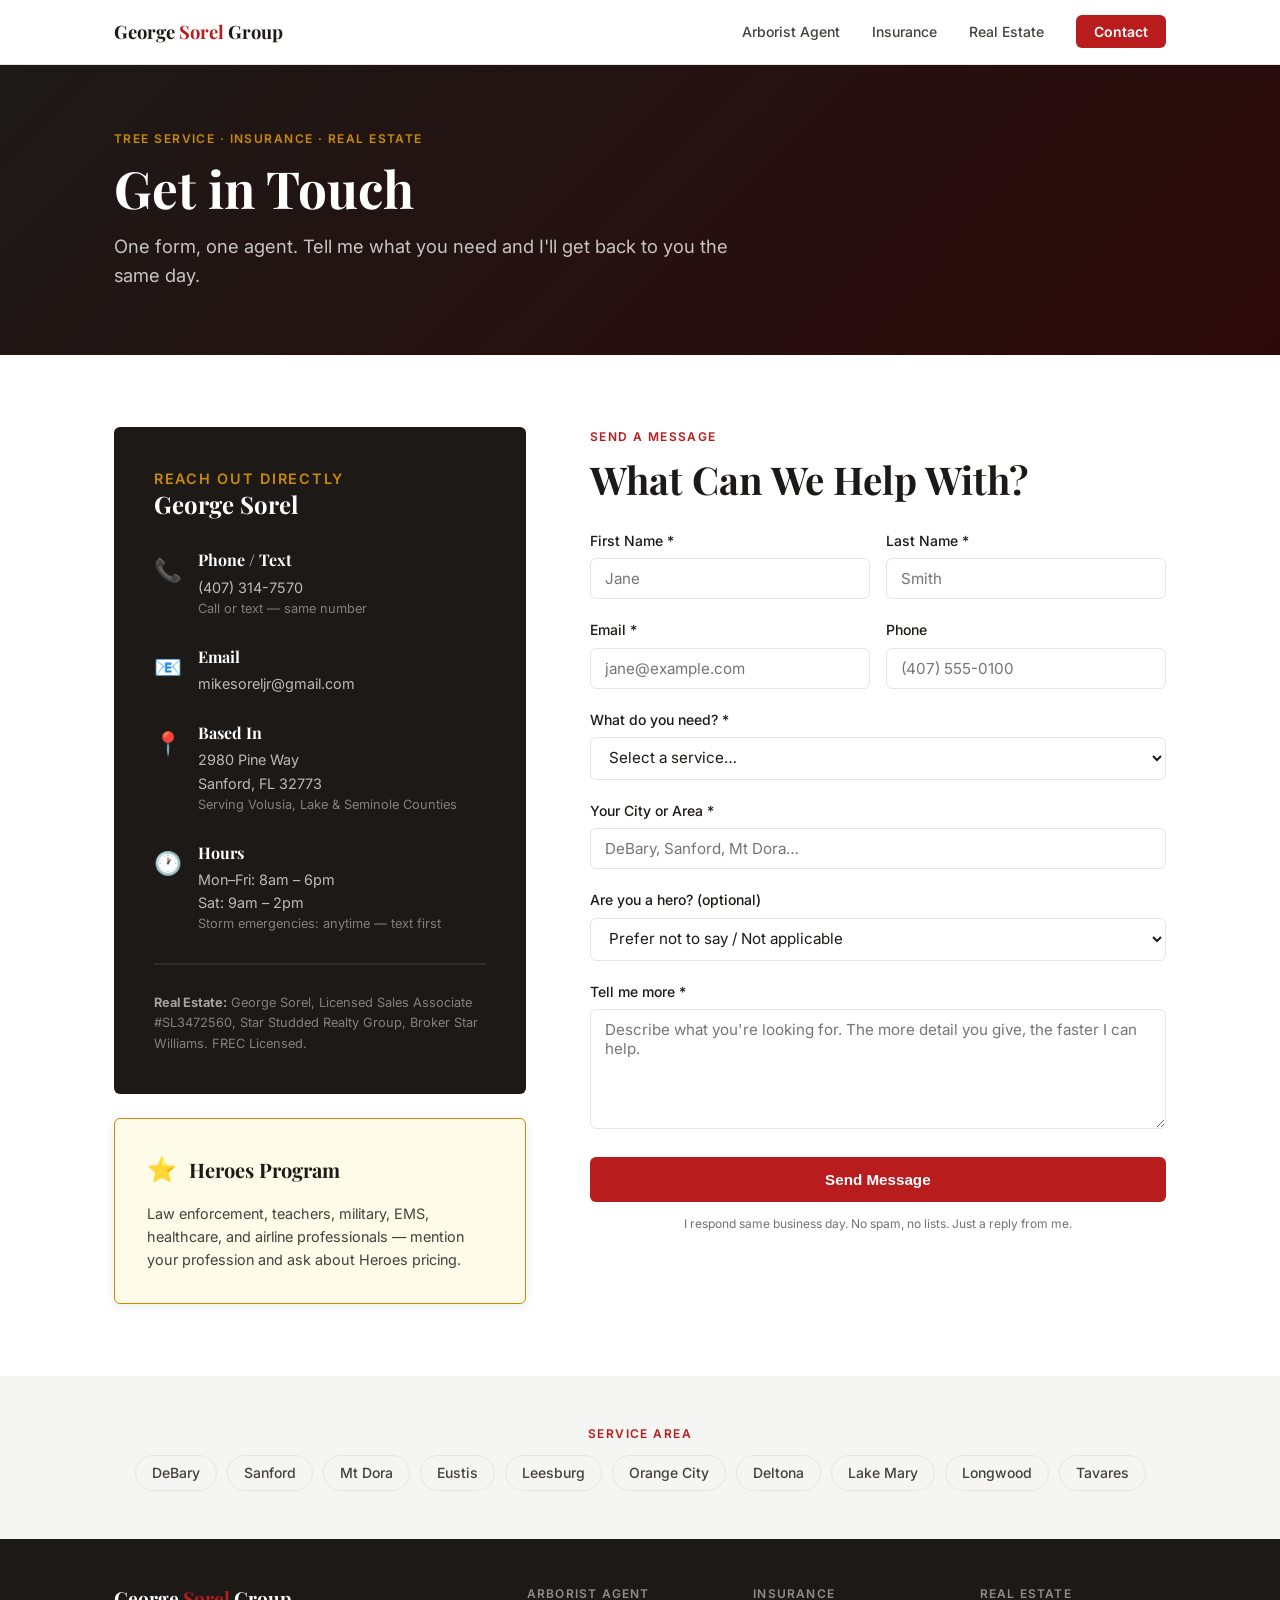
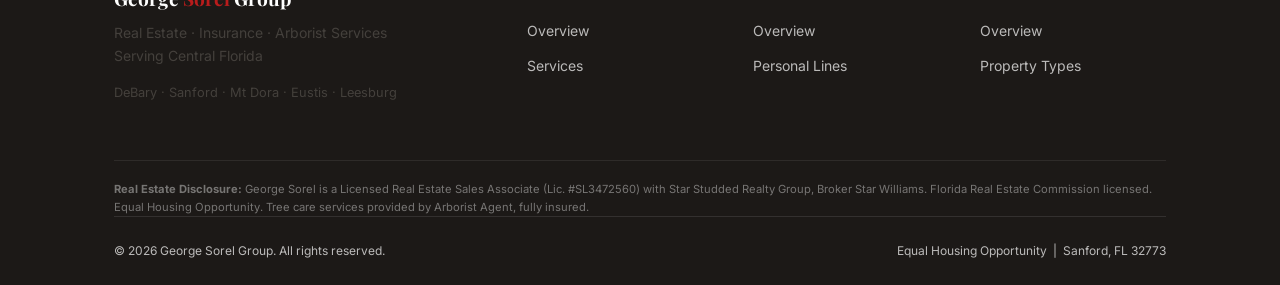
<file: contact.html>
<!DOCTYPE html>
<html lang="en">
<head>
  <meta charset="UTF-8" />
  <meta name="viewport" content="width=device-width, initial-scale=1.0" />
  <title>Contact | George Sorel Group — Central Florida</title>
  <meta name="description" content="Contact George Sorel for tree service estimates, insurance quotes, or commercial real estate inquiries across Volusia, Lake and Seminole counties." />

  <link rel="stylesheet" href="styles.css" />
  <meta name="data-entity" content="group" />

  <style>
    .contact-grid { display: grid; grid-template-columns: 1fr 1.4fr; gap: 64px; align-items: start; }
    .contact-info-card { background: var(--charcoal); color: var(--white); padding: 40px; border-radius: var(--radius); }
    .contact-info-card h3 { color: var(--white); font-size: 1rem; margin-bottom: 6px; }
    .contact-info-card p { color: rgba(255,255,255,0.7); font-size: 0.9rem; margin-bottom: 0; }
    .contact-row { display: flex; gap: 16px; align-items: flex-start; margin-bottom: 28px; }
    .contact-row-icon { font-size: 1.4rem; flex-shrink: 0; margin-top: 2px; }
    @media (max-width: 700px) { .contact-grid { grid-template-columns: 1fr; } }
  </style>
</head>
<body>

<!-- ── Navigation ── -->
<nav class="nav">
  <div class="container nav-inner">
    <a href="index.html" class="nav-logo">George <span>Sorel</span> Group</a>
    <button class="nav-toggle" aria-label="Toggle menu" onclick="this.nextElementSibling.classList.toggle('open')">
      <span></span><span></span><span></span>
    </button>
    <ul class="nav-links">
      <li><a href="arborist-agent.html">Arborist Agent</a></li>
      <li><a href="insurance.html">Insurance</a></li>
      <li><a href="real-estate.html">Real Estate</a></li>
      <li><a href="contact.html" class="nav-cta active">Contact</a></li>
    </ul>
  </div>
</nav>

<!-- ── Page Hero ── -->
<section class="page-hero">
  <div class="container">
    <p class="eyebrow" style="color:var(--gold);">Tree Service · Insurance · Real Estate</p>
    <h1>Get in Touch</h1>
    <p class="lead">One form, one agent. Tell me what you need and I'll get back to you the same day.</p>
  </div>
</section>

<!-- ── Contact Section ── -->
<section class="section">
  <div class="container">
    <div class="contact-grid">

      <!-- Contact Info -->
      <div>
        <div class="contact-info-card">
          <p class="eyebrow" style="color:var(--gold);">Reach Out Directly</p>
          <h2 style="color:var(--white); font-size:1.5rem; margin-bottom:32px;">George Sorel</h2>

          <div class="contact-row">
            <div class="contact-row-icon">📞</div>
            <div>
              <h3>Phone / Text</h3>
              <!-- Replace with your actual number -->
              <p><a href="tel:+14073147570" style="color:rgba(255,255,255,0.7);">(407) 314-7570</a></p>
              <p style="font-size:0.8rem; color:rgba(255,255,255,0.45);">Call or text — same number</p>
            </div>
          </div>

          <div class="contact-row">
            <div class="contact-row-icon">📧</div>
            <div>
              <h3>Email</h3>
              <!-- Replace with your actual email -->
              <p><a href="mailto:mikesoreljr@gmail.com" style="color:rgba(255,255,255,0.7);">mikesoreljr@gmail.com</a></p>
            </div>
          </div>

          <div class="contact-row">
            <div class="contact-row-icon">📍</div>
            <div>
              <h3>Based In</h3>
              <p>2980 Pine Way<br>Sanford, FL 32773</p>
              <p style="font-size:0.8rem; color:rgba(255,255,255,0.45);">Serving Volusia, Lake &amp; Seminole Counties</p>
            </div>
          </div>

          <div class="contact-row">
            <div class="contact-row-icon">🕐</div>
            <div>
              <h3>Hours</h3>
              <p>Mon–Fri: 8am – 6pm</p>
              <p>Sat: 9am – 2pm</p>
              <p style="font-size:0.8rem; color:rgba(255,255,255,0.45);">Storm emergencies: anytime — text first</p>
            </div>
          </div>

          <hr style="border-color:rgba(255,255,255,0.1); margin:28px 0;" />

          <p style="font-size:0.8rem; color:rgba(255,255,255,0.45); line-height:1.6;">
            <strong style="color:rgba(255,255,255,0.6);">Real Estate:</strong> George Sorel, Licensed Sales Associate #SL3472560,
            Star Studded Realty Group, Broker Star Williams. FREC Licensed.
          </p>
        </div>

        <!-- Heroes callout -->
        <div class="card" style="margin-top:24px; border-color:var(--gold); background:var(--gold-lite);">
          <div style="display:flex; align-items:center; gap:12px; margin-bottom:12px;">
            <span style="font-size:1.5rem;">⭐</span>
            <h3 style="margin:0;">Heroes Program</h3>
          </div>
          <p style="margin:0; font-size:0.9rem; color:var(--gray-dark);">
            Law enforcement, teachers, military, EMS, healthcare, and airline professionals — mention your profession and ask about Heroes pricing.
          </p>
        </div>
      </div>

      <!-- Contact Form -->
      <div>
        <p class="eyebrow">Send a Message</p>
        <h2 style="margin-bottom:28px;">What Can We Help With?</h2>

        <!--
          To make this form work for free, replace the action URL below with your Formspree endpoint.
          Sign up at formspree.io, create a form, and paste the endpoint here.
          Example: action="https://formspree.io/f/yourformid"
        -->
        <form action="#" method="POST">

          <div class="grid-2" style="gap:16px;">
            <div class="form-group">
              <label for="first-name">First Name *</label>
              <input type="text" id="first-name" name="first_name" required placeholder="Jane" />
            </div>
            <div class="form-group">
              <label for="last-name">Last Name *</label>
              <input type="text" id="last-name" name="last_name" required placeholder="Smith" />
            </div>
          </div>

          <div class="grid-2" style="gap:16px;">
            <div class="form-group">
              <label for="email">Email *</label>
              <input type="email" id="email" name="email" required placeholder="jane@example.com" />
            </div>
            <div class="form-group">
              <label for="phone">Phone</label>
              <input type="tel" id="phone" name="phone" placeholder="(407) 555-0100" />
            </div>
          </div>

          <div class="form-group">
            <label for="service">What do you need? *</label>
            <select id="service" name="service" required>
              <option value="">Select a service…</option>
              <option value="tree-estimate">Tree Service — Free Estimate</option>
              <option value="tree-emergency">Tree Service — Storm Emergency</option>
              <option value="privacy-trees">Privacy Tree Planting</option>
              <option value="insurance-personal">Insurance — Personal (Home/Auto)</option>
              <option value="insurance-commercial">Insurance — Commercial</option>
              <option value="insurance-life">Insurance — Life</option>
              <option value="re-buy">Real Estate — Buying</option>
              <option value="re-lease">Real Estate — Leasing / Tenant Rep</option>
              <option value="re-invest">Real Estate — Investment</option>
              <option value="heroes">Heroes Program Inquiry</option>
              <option value="other">Other / Not Sure Yet</option>
            </select>
          </div>

          <div class="form-group">
            <label for="area">Your City or Area *</label>
            <input type="text" id="area" name="area" required placeholder="DeBary, Sanford, Mt Dora…" />
          </div>

          <div class="form-group">
            <label for="hero-status">Are you a hero? (optional)</label>
            <select id="hero-status" name="hero_status">
              <option value="">Prefer not to say / Not applicable</option>
              <option value="law-enforcement">Law Enforcement</option>
              <option value="teacher">Teacher / Educator</option>
              <option value="military">Military / Veteran</option>
              <option value="ems">EMS / First Responder</option>
              <option value="healthcare">Healthcare Worker</option>
              <option value="airline">Airline Professional</option>
              <option value="firefighter">Firefighter</option>
            </select>
          </div>

          <div class="form-group">
            <label for="message">Tell me more *</label>
            <textarea id="message" name="message" required placeholder="Describe what you're looking for. The more detail you give, the faster I can help."></textarea>
          </div>

          <button type="submit" class="btn btn-primary" style="width:100%; justify-content:center; padding:14px;">
            Send Message
          </button>

          <p style="font-size:0.75rem; color:var(--gray-mid); margin-top:12px; text-align:center;">
            I respond same business day. No spam, no lists. Just a reply from me.
          </p>
        </form>
      </div>

    </div>
  </div>
</section>

<!-- ── Areas Quick Reference ── -->
<section class="section-sm bg-lite">
  <div class="container text-center">
    <p class="eyebrow">Service Area</p>
    <div class="areas-list" style="justify-content:center; margin-top:12px;">
      <span class="area-tag">DeBary</span>
      <span class="area-tag">Sanford</span>
      <span class="area-tag">Mt Dora</span>
      <span class="area-tag">Eustis</span>
      <span class="area-tag">Leesburg</span>
      <span class="area-tag">Orange City</span>
      <span class="area-tag">Deltona</span>
      <span class="area-tag">Lake Mary</span>
      <span class="area-tag">Longwood</span>
      <span class="area-tag">Tavares</span>
    </div>
  </div>
</section>

<!-- ── Footer ── -->
<footer class="footer">
  <div class="container">
    <div class="footer-grid">
      <div class="footer-brand">
        <h3>George <span>Sorel</span> Group</h3>
        <p style="font-size:0.875rem; margin-bottom:16px;">Real Estate · Insurance · Arborist Services<br>Serving Central Florida</p>
        <p style="font-size:0.8rem;">DeBary · Sanford · Mt Dora · Eustis · Leesburg</p>
      </div>
      <div>
        <h4>Arborist Agent</h4>
        <ul>
          <li><a href="arborist-agent.html">Overview</a></li>
          <li><a href="arborist-agent.html#services">Services</a></li>
        </ul>
      </div>
      <div>
        <h4>Insurance</h4>
        <ul>
          <li><a href="insurance.html">Overview</a></li>
          <li><a href="insurance.html#personal">Personal Lines</a></li>
        </ul>
      </div>
      <div>
        <h4>Real Estate</h4>
        <ul>
          <li><a href="real-estate.html">Overview</a></li>
          <li><a href="real-estate.html#properties">Property Types</a></li>
        </ul>
      </div>
    </div>

    <div class="footer-disclaimer">
      <strong>Real Estate Disclosure:</strong> George Sorel is a Licensed Real Estate Sales Associate (Lic. #SL3472560) with
      Star Studded Realty Group, Broker Star Williams. Florida Real Estate Commission licensed. Equal Housing Opportunity.
      Tree care services provided by Arborist Agent, fully insured.
    </div>

    <div class="footer-bottom">
      <span>&copy; 2026 George Sorel Group. All rights reserved.</span>
      <span>Equal Housing Opportunity &nbsp;|&nbsp; Sanford, FL 32773</span>
    </div>
  </div>
</footer>

</body>
</html>
</file>
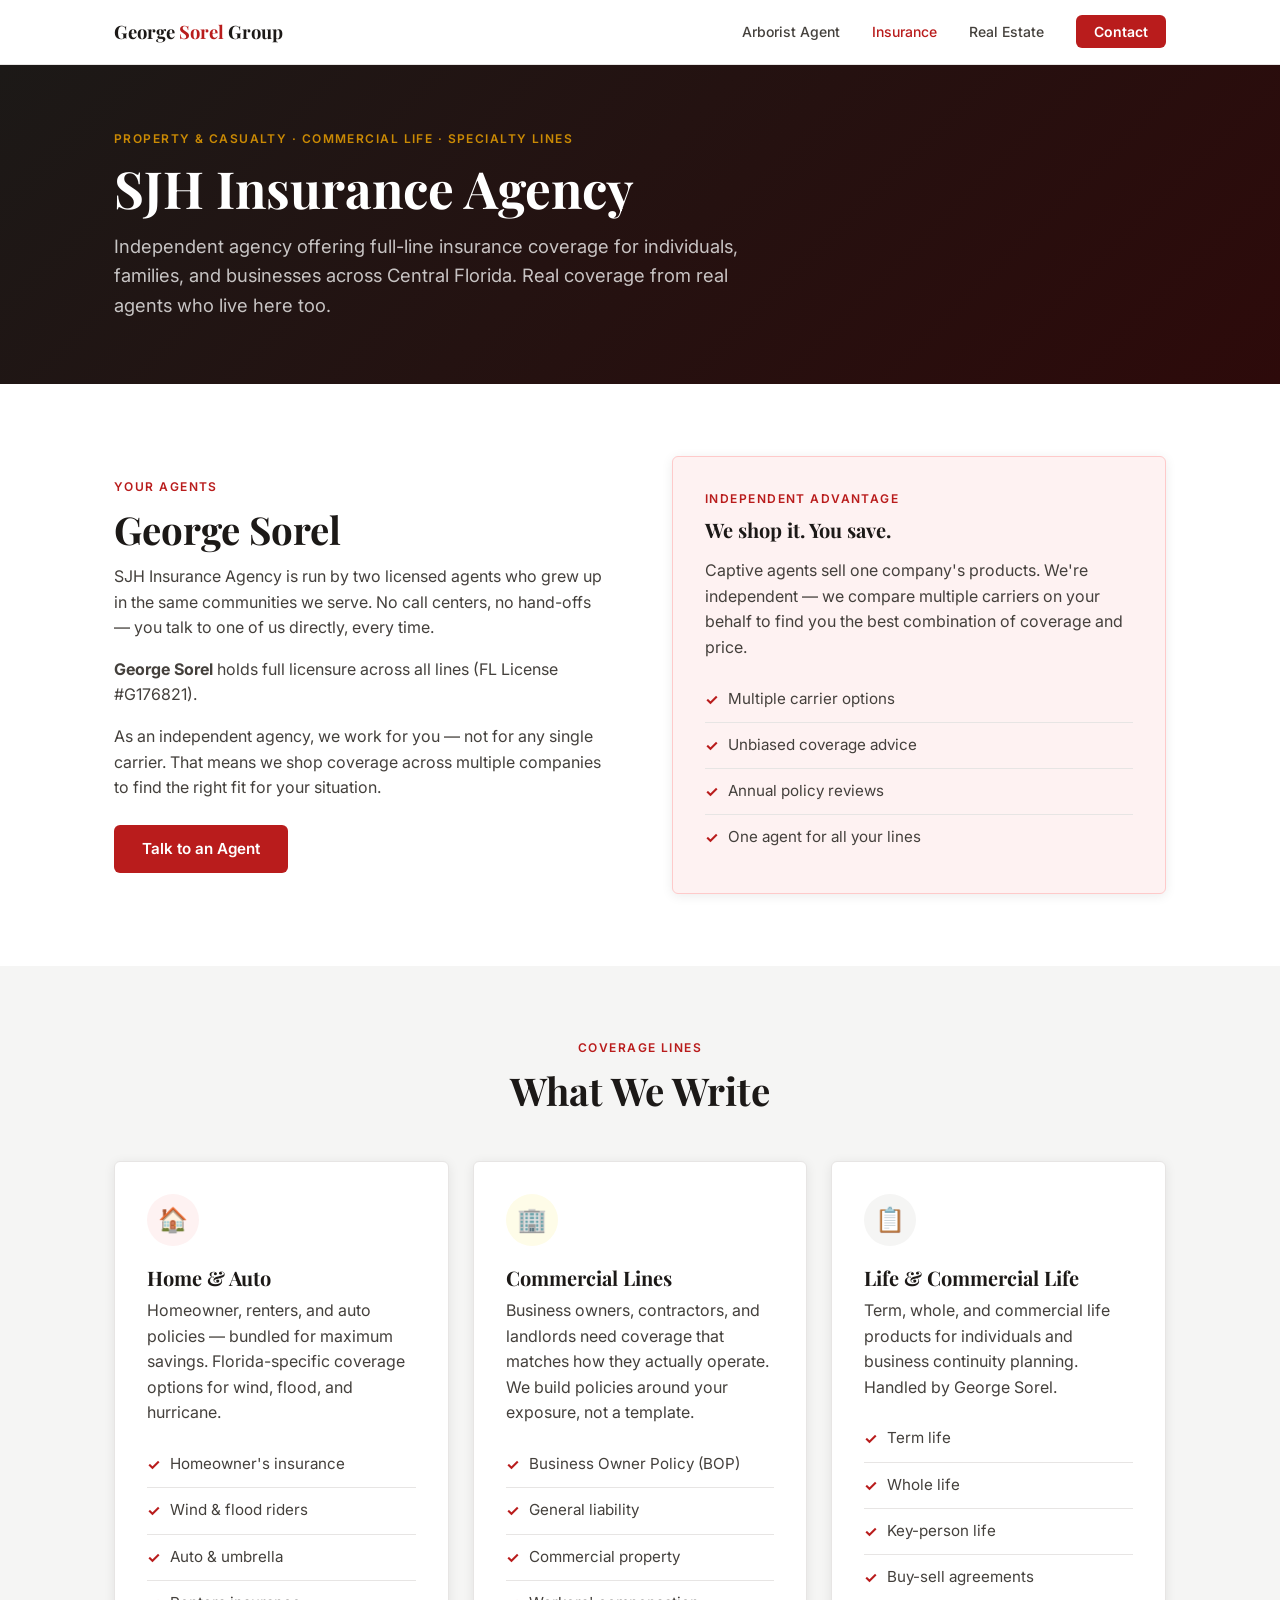
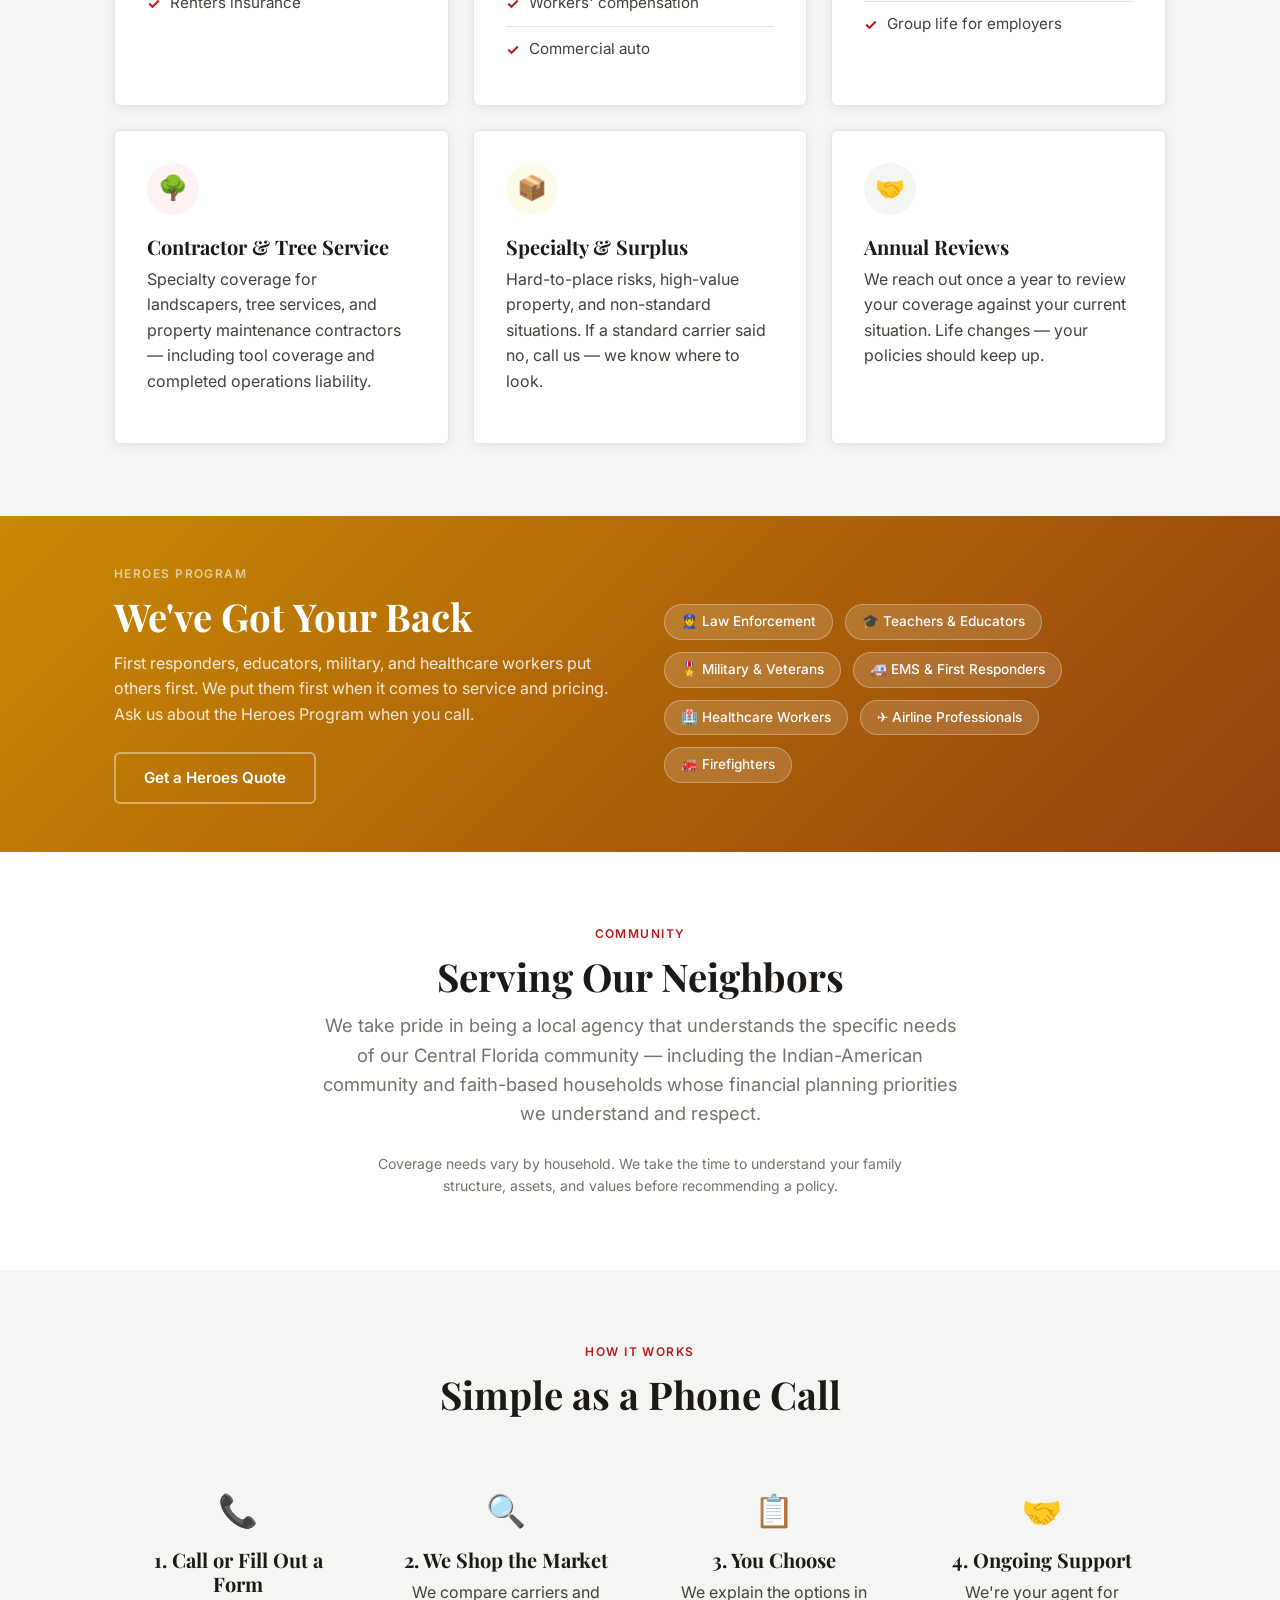
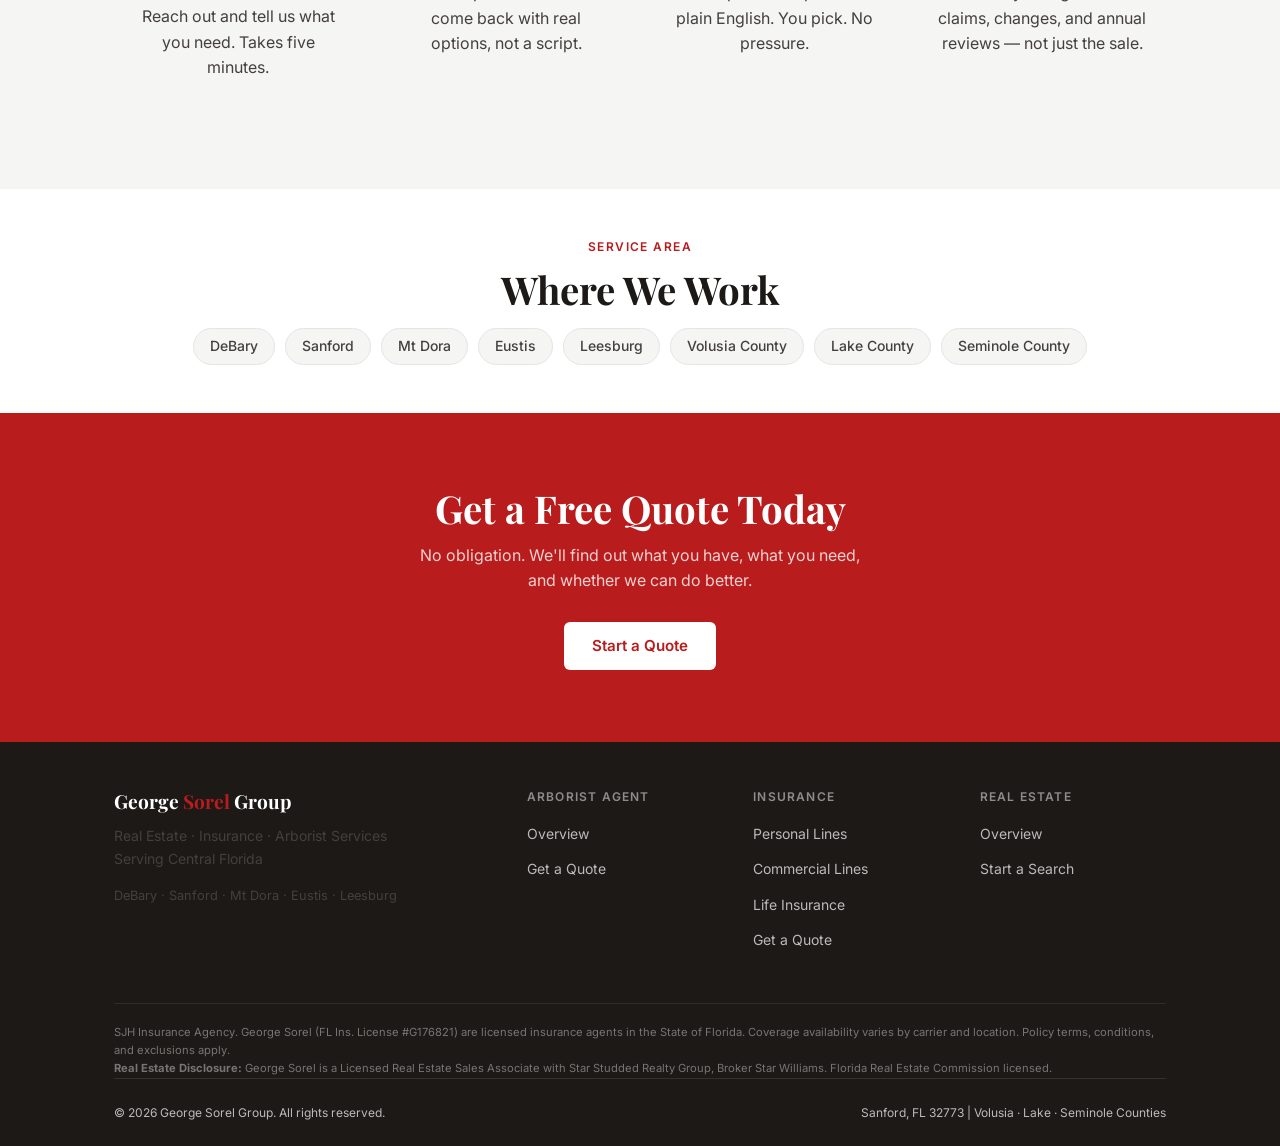
<file: insurance.html>
<!DOCTYPE html>
<html lang="en">
<head>
  <meta charset="UTF-8" />
  <meta name="viewport" content="width=device-width, initial-scale=1.0" />
  <title>SJH Insurance Agency | Full-Line Coverage — Central Florida</title>
  <meta name="description" content="SJH Insurance Agency offers property and casualty, commercial life, and specialty insurance across Volusia, Lake and Seminole counties. Independent agency serving heroes and community." />
  <meta name="keywords" content="insurance DeBary, insurance Sanford, independent insurance agency Lake County, P&C insurance Central Florida, commercial life insurance Florida" />

  <meta property="og:title" content="SJH Insurance Agency" />
  <meta property="og:description" content="Full-line independent insurance — Central Florida." />

  <link rel="stylesheet" href="styles.css" />
  <meta name="data-entity" content="insurance" />
</head>
<body>

<!-- ── Navigation ── -->
<nav class="nav">
  <div class="container nav-inner">
    <a href="index.html" class="nav-logo">George <span>Sorel</span> Group</a>
    <button class="nav-toggle" aria-label="Toggle menu" onclick="this.nextElementSibling.classList.toggle('open')">
      <span></span><span></span><span></span>
    </button>
    <ul class="nav-links">
      <li><a href="arborist-agent.html">Arborist Agent</a></li>
      <li><a href="insurance.html" class="active">Insurance</a></li>
      <li><a href="real-estate.html">Real Estate</a></li>
      <li><a href="contact.html" class="nav-cta">Contact</a></li>
    </ul>
  </div>
</nav>

<!-- ── Page Hero ── -->
<section class="page-hero">
  <div class="container">
    <p class="eyebrow" style="color:var(--gold);">Property &amp; Casualty · Commercial Life · Specialty Lines</p>
    <h1>SJH Insurance Agency</h1>
    <p class="lead">Independent agency offering full-line insurance coverage for individuals, families, and businesses across Central Florida. Real coverage from real agents who live here too.</p>
  </div>
</section>

<!-- ── Intro / Agents ── -->
<section class="section">
  <div class="container">
    <div class="grid-2" style="gap:64px; align-items:center;">
      <div>
        <p class="eyebrow">Your Agents</p>
        <h2>George Sorel</h2>
        <p>SJH Insurance Agency is run by two licensed agents who grew up in the same communities we serve. No call centers, no hand-offs — you talk to one of us directly, every time.</p>
        <p><strong>George Sorel</strong> holds full licensure across all lines (FL License #G176821). </p>
        <p>As an independent agency, we work for you — not for any single carrier. That means we shop coverage across multiple companies to find the right fit for your situation.</p>
        <a href="contact.html" class="btn btn-primary" style="margin-top:8px;">Talk to an Agent</a>
      </div>
      <div>
        <div class="card" style="background: var(--scarlet-lite); border-color: #FECACA;">
          <p class="eyebrow">Independent Advantage</p>
          <h3 style="margin-bottom:16px;">We shop it. You save.</h3>
          <p>Captive agents sell one company's products. We're independent — we compare multiple carriers on your behalf to find you the best combination of coverage and price.</p>
          <ul class="service-list">
            <li>Multiple carrier options</li>
            <li>Unbiased coverage advice</li>
            <li>Annual policy reviews</li>
            <li>One agent for all your lines</li>
          </ul>
        </div>
      </div>
    </div>
  </div>
</section>

<!-- ── Lines of Coverage ── -->
<section class="section bg-lite" id="personal">
  <div class="container">
    <div class="text-center" style="margin-bottom:48px;">
      <p class="eyebrow">Coverage Lines</p>
      <h2>What We Write</h2>
    </div>
    <div class="grid-3">
      <div class="card" id="personal">
        <div class="card-icon">🏠</div>
        <h3>Home &amp; Auto</h3>
        <p>Homeowner, renters, and auto policies — bundled for maximum savings. Florida-specific coverage options for wind, flood, and hurricane.</p>
        <ul class="service-list">
          <li>Homeowner's insurance</li>
          <li>Wind &amp; flood riders</li>
          <li>Auto &amp; umbrella</li>
          <li>Renters insurance</li>
        </ul>
      </div>

      <div class="card" id="commercial">
        <div class="card-icon gold">🏢</div>
        <h3>Commercial Lines</h3>
        <p>Business owners, contractors, and landlords need coverage that matches how they actually operate. We build policies around your exposure, not a template.</p>
        <ul class="service-list">
          <li>Business Owner Policy (BOP)</li>
          <li>General liability</li>
          <li>Commercial property</li>
          <li>Workers' compensation</li>
          <li>Commercial auto</li>
        </ul>
      </div>

      <div class="card" id="life">
        <div class="card-icon charcoal">📋</div>
        <h3>Life &amp; Commercial Life</h3>
        <p>Term, whole, and commercial life products for individuals and business continuity planning. Handled by George Sorel.</p>
        <ul class="service-list">
          <li>Term life</li>
          <li>Whole life</li>
          <li>Key-person life</li>
          <li>Buy-sell agreements</li>
          <li>Group life for employers</li>
        </ul>
      </div>

      <div class="card">
        <div class="card-icon">🌳</div>
        <h3>Contractor &amp; Tree Service</h3>
        <p>Specialty coverage for landscapers, tree services, and property maintenance contractors — including tool coverage and completed operations liability.</p>
      </div>

      <div class="card">
        <div class="card-icon gold">📦</div>
        <h3>Specialty &amp; Surplus</h3>
        <p>Hard-to-place risks, high-value property, and non-standard situations. If a standard carrier said no, call us — we know where to look.</p>
      </div>

      <div class="card">
        <div class="card-icon charcoal">🤝</div>
        <h3>Annual Reviews</h3>
        <p>We reach out once a year to review your coverage against your current situation. Life changes — your policies should keep up.</p>
      </div>
    </div>
  </div>
</section>

<!-- ── Heroes ── -->
<section class="heroes-strip" id="heroes">
  <div class="container">
    <div class="grid-2" style="align-items:center; gap:48px;">
      <div>
        <p class="eyebrow" style="color:rgba(255,255,255,0.6);">Heroes Program</p>
        <h2>We've Got Your Back</h2>
        <p>First responders, educators, military, and healthcare workers put others first. We put them first when it comes to service and pricing. Ask us about the Heroes Program when you call.</p>
        <a href="contact.html" class="btn btn-outline" style="margin-top:8px;">Get a Heroes Quote</a>
      </div>
      <div>
        <div class="heroes-grid">
          <span class="hero-tag">👮 Law Enforcement</span>
          <span class="hero-tag">🎓 Teachers &amp; Educators</span>
          <span class="hero-tag">🎖️ Military &amp; Veterans</span>
          <span class="hero-tag">🚑 EMS &amp; First Responders</span>
          <span class="hero-tag">🏥 Healthcare Workers</span>
          <span class="hero-tag">✈️ Airline Professionals</span>
          <span class="hero-tag">🚒 Firefighters</span>
        </div>
      </div>
    </div>
  </div>
</section>

<!-- ── Community ── -->
<section class="section">
  <div class="container text-center">
    <p class="eyebrow">Community</p>
    <h2>Serving Our Neighbors</h2>
    <p class="lead" style="margin:0 auto 24px;">We take pride in being a local agency that understands the specific needs of our Central Florida community — including the Indian-American community and faith-based households whose financial planning priorities we understand and respect.</p>
    <p style="max-width:580px; margin:0 auto; color:var(--gray-mid); font-size:0.875rem;">Coverage needs vary by household. We take the time to understand your family structure, assets, and values before recommending a policy.</p>
  </div>
</section>

<!-- ── Process ── -->
<section class="section bg-lite">
  <div class="container">
    <div class="text-center" style="margin-bottom:48px;">
      <p class="eyebrow">How It Works</p>
      <h2>Simple as a Phone Call</h2>
    </div>
    <div class="grid-4">
      <div style="text-align:center; padding:20px;">
        <div style="font-size:2rem; margin-bottom:12px;">📞</div>
        <h3>1. Call or Fill Out a Form</h3>
        <p>Reach out and tell us what you need. Takes five minutes.</p>
      </div>
      <div style="text-align:center; padding:20px;">
        <div style="font-size:2rem; margin-bottom:12px;">🔍</div>
        <h3>2. We Shop the Market</h3>
        <p>We compare carriers and come back with real options, not a script.</p>
      </div>
      <div style="text-align:center; padding:20px;">
        <div style="font-size:2rem; margin-bottom:12px;">📋</div>
        <h3>3. You Choose</h3>
        <p>We explain the options in plain English. You pick. No pressure.</p>
      </div>
      <div style="text-align:center; padding:20px;">
        <div style="font-size:2rem; margin-bottom:12px;">🤝</div>
        <h3>4. Ongoing Support</h3>
        <p>We're your agent for claims, changes, and annual reviews — not just the sale.</p>
      </div>
    </div>
  </div>
</section>

<!-- ── Service Areas ── -->
<section class="section-sm">
  <div class="container text-center">
    <p class="eyebrow">Service Area</p>
    <h2>Where We Work</h2>
    <div class="areas-list" style="justify-content:center; margin-top:16px;">
      <span class="area-tag">DeBary</span>
      <span class="area-tag">Sanford</span>
      <span class="area-tag">Mt Dora</span>
      <span class="area-tag">Eustis</span>
      <span class="area-tag">Leesburg</span>
      <span class="area-tag">Volusia County</span>
      <span class="area-tag">Lake County</span>
      <span class="area-tag">Seminole County</span>
    </div>
  </div>
</section>

<!-- ── CTA ── -->
<section class="section bg-scarlet">
  <div class="container text-center">
    <h2 style="color:var(--white);">Get a Free Quote Today</h2>
    <p style="color:rgba(255,255,255,0.8); max-width:460px; margin:0 auto 28px;">No obligation. We'll find out what you have, what you need, and whether we can do better.</p>
    <a href="contact.html" class="btn" style="background:var(--white); color:var(--scarlet);">Start a Quote</a>
  </div>
</section>

<!-- ── Footer ── -->
<footer class="footer">
  <div class="container">
    <div class="footer-grid">
      <div class="footer-brand">
        <h3>George <span>Sorel</span> Group</h3>
        <p style="font-size:0.875rem; margin-bottom:16px;">Real Estate · Insurance · Arborist Services<br>Serving Central Florida</p>
        <p style="font-size:0.8rem;">DeBary · Sanford · Mt Dora · Eustis · Leesburg</p>
      </div>
      <div>
        <h4>Arborist Agent</h4>
        <ul>
          <li><a href="arborist-agent.html">Overview</a></li>
          <li><a href="contact.html">Get a Quote</a></li>
        </ul>
      </div>
      <div>
        <h4>Insurance</h4>
        <ul>
          <li><a href="#personal">Personal Lines</a></li>
          <li><a href="#commercial">Commercial Lines</a></li>
          <li><a href="#life">Life Insurance</a></li>
          <li><a href="contact.html">Get a Quote</a></li>
        </ul>
      </div>
      <div>
        <h4>Real Estate</h4>
        <ul>
          <li><a href="real-estate.html">Overview</a></li>
          <li><a href="contact.html">Start a Search</a></li>
        </ul>
      </div>
    </div>

    <div class="footer-disclaimer">
      SJH Insurance Agency. George Sorel (FL Ins. License #G176821) are licensed insurance agents in the State of Florida.
      Coverage availability varies by carrier and location. Policy terms, conditions, and exclusions apply.
      <br>
      <strong>Real Estate Disclosure:</strong> George Sorel is a Licensed Real Estate Sales Associate with
      Star Studded Realty Group, Broker Star Williams. Florida Real Estate Commission licensed.
    </div>

    <div class="footer-bottom">
      <span>&copy; 2026 George Sorel Group. All rights reserved.</span>
      <span>Sanford, FL 32773 | Volusia · Lake · Seminole Counties</span>
    </div>
  </div>
</footer>

</body>
</html>
</file>
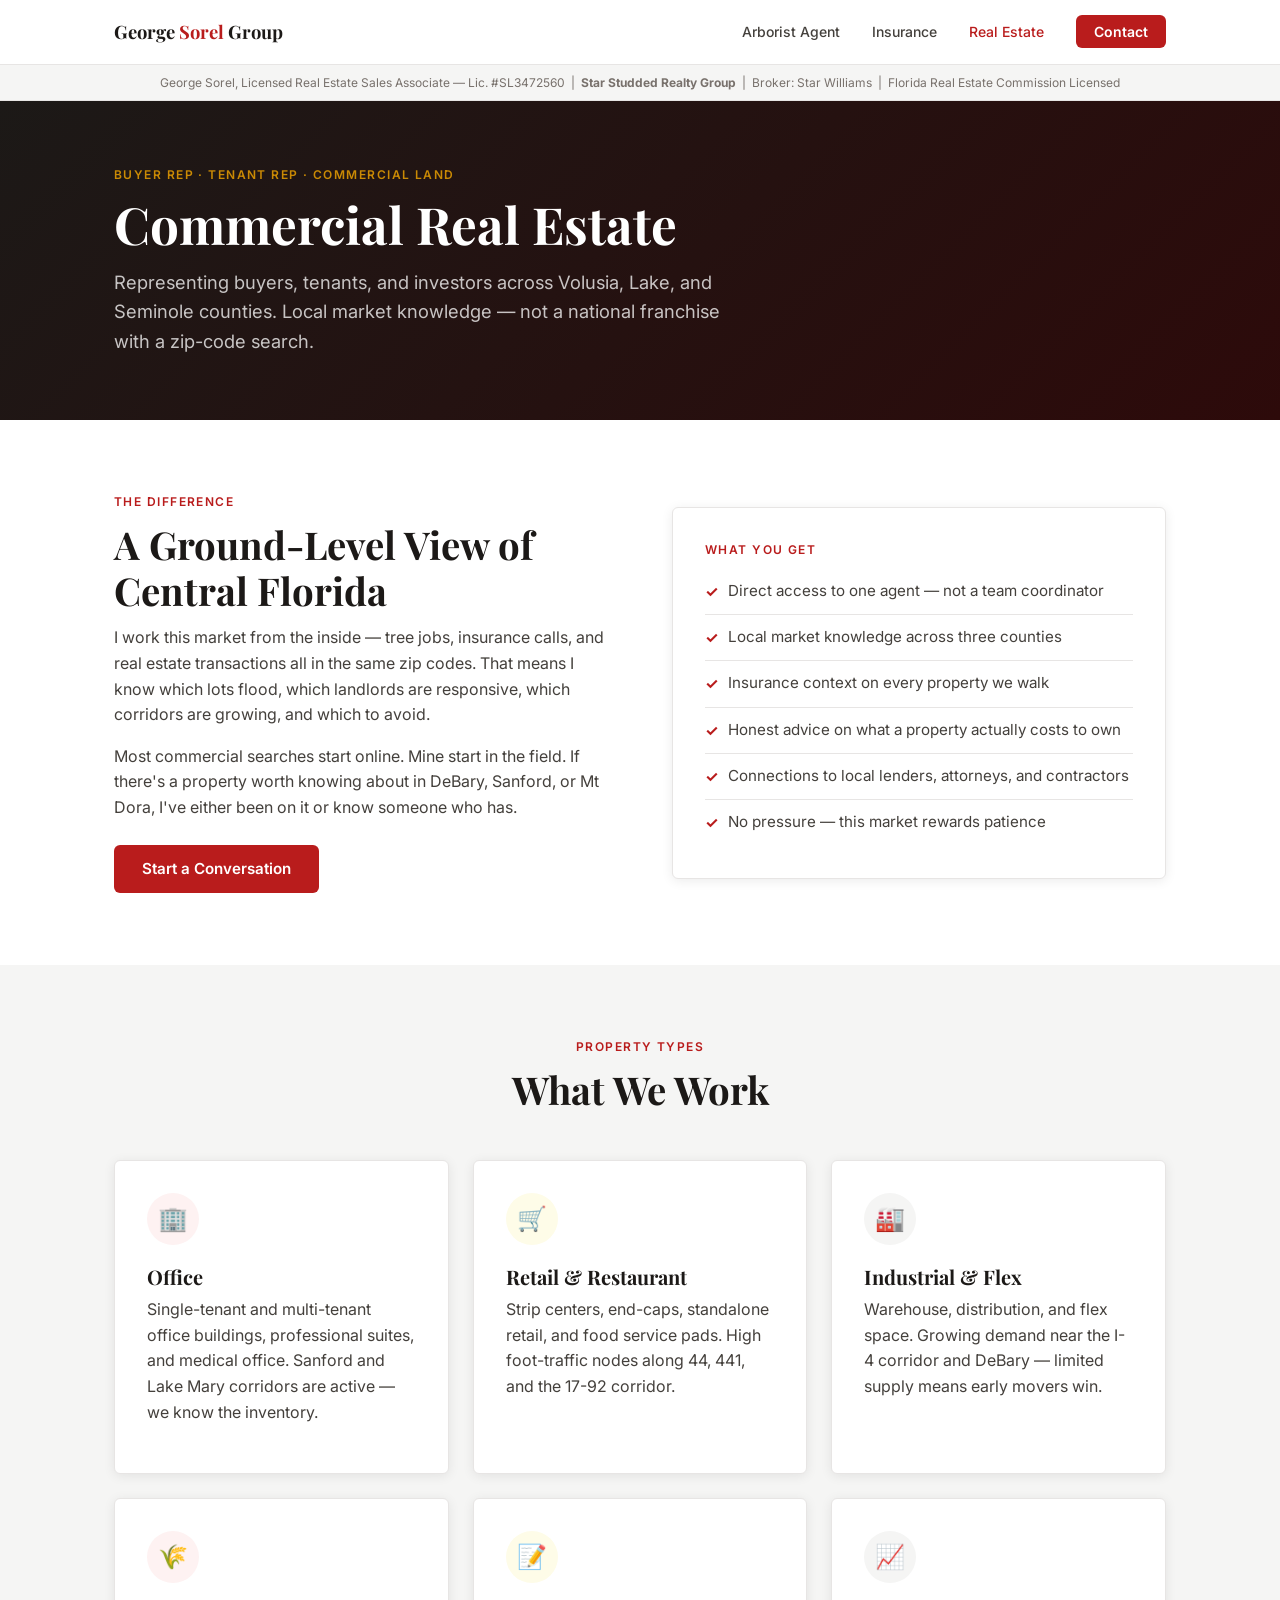
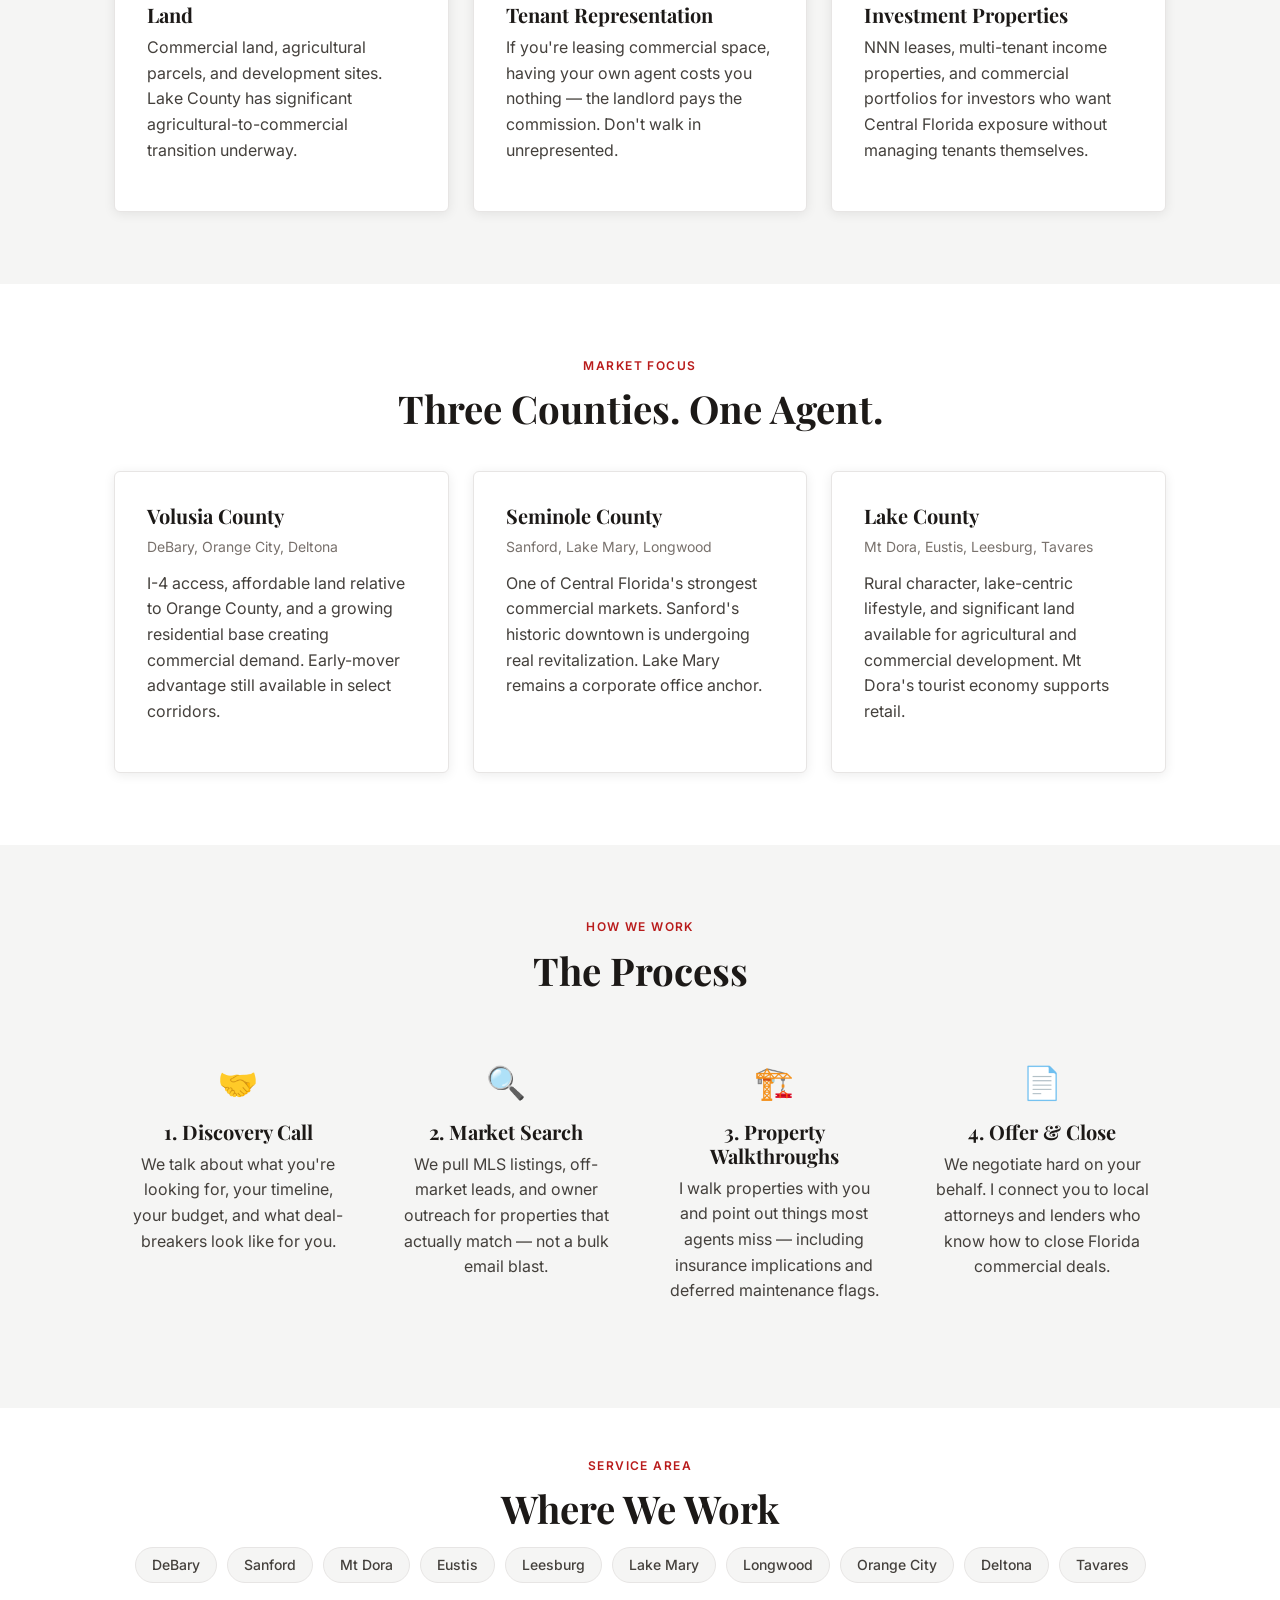
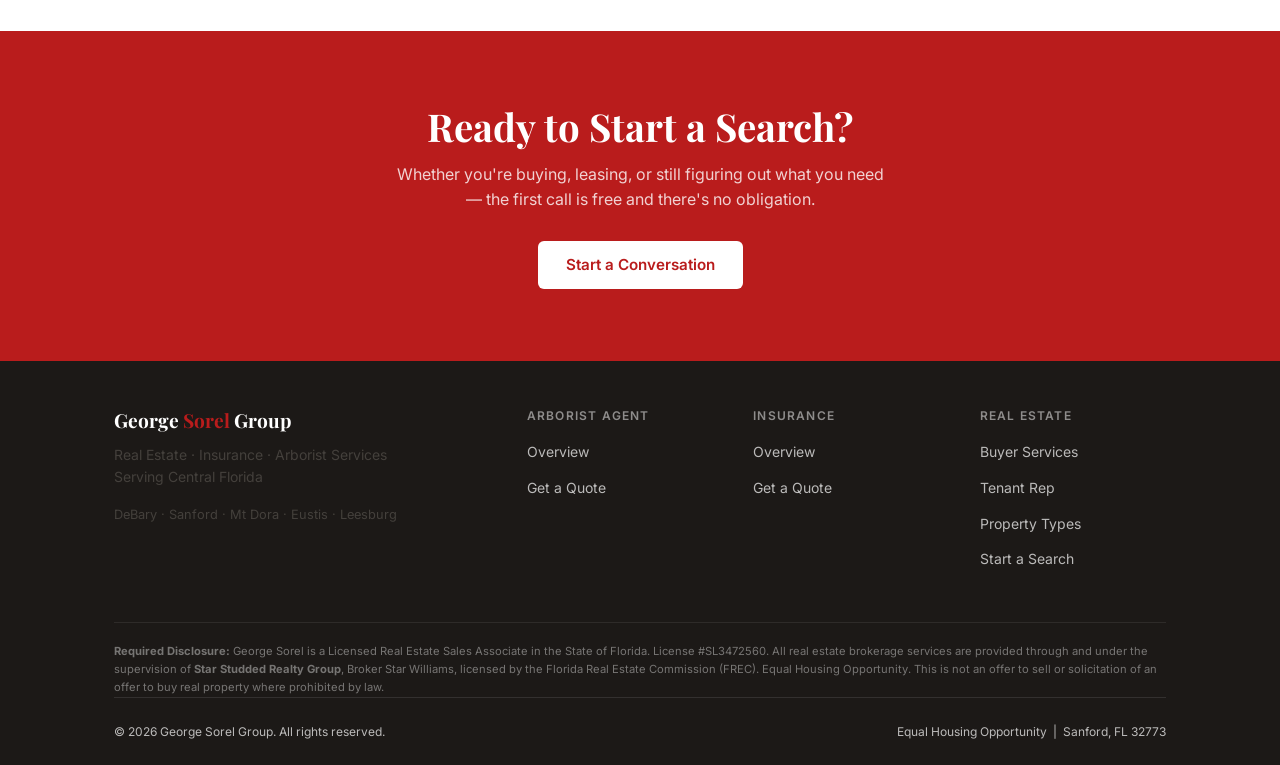
<file: real-estate.html>
<!DOCTYPE html>
<html lang="en">
<head>
  <meta charset="UTF-8" />
  <meta name="viewport" content="width=device-width, initial-scale=1.0" />
  <title>Commercial Real Estate | George Sorel — Volusia, Lake &amp; Seminole Counties</title>
  <meta name="description" content="Commercial real estate services for buyers, tenants, and investors across Volusia, Lake and Seminole counties. Licensed sales associate with Star Studded Realty Group." />
  <meta name="keywords" content="commercial real estate DeBary, commercial real estate Sanford, commercial property Lake County, office space Mt Dora, retail leasing Central Florida" />

  <meta property="og:title" content="Commercial Real Estate | George Sorel" />
  <meta property="og:description" content="Buyer and tenant representation across Volusia, Lake &amp; Seminole counties." />

  <link rel="stylesheet" href="styles.css" />
  <meta name="data-entity" content="real-estate" />
</head>
<body>

<!-- ── Navigation ── -->
<nav class="nav">
  <div class="container nav-inner">
    <a href="index.html" class="nav-logo">George <span>Sorel</span> Group</a>
    <button class="nav-toggle" aria-label="Toggle menu" onclick="this.nextElementSibling.classList.toggle('open')">
      <span></span><span></span><span></span>
    </button>
    <ul class="nav-links">
      <li><a href="arborist-agent.html">Arborist Agent</a></li>
      <li><a href="insurance.html">Insurance</a></li>
      <li><a href="real-estate.html" class="active">Real Estate</a></li>
      <li><a href="contact.html" class="nav-cta">Contact</a></li>
    </ul>
  </div>
</nav>

<!-- ── Broker Disclosure Banner ── -->
<!-- FL law requires broker identification in all RE advertising -->
<div style="background:var(--gray-lite); border-bottom:1px solid var(--border); padding:8px 0; font-size:0.75rem; text-align:center; color:var(--gray-mid);">
  George Sorel, Licensed Real Estate Sales Associate — Lic. #SL3472560 &nbsp;|&nbsp;
  <strong>Star Studded Realty Group</strong> &nbsp;|&nbsp; Broker: Star Williams &nbsp;|&nbsp; Florida Real Estate Commission Licensed
</div>

<!-- ── Page Hero ── -->
<section class="page-hero">
  <div class="container">
    <p class="eyebrow" style="color:var(--gold);">Buyer Rep · Tenant Rep · Commercial Land</p>
    <h1>Commercial Real Estate</h1>
    <p class="lead">Representing buyers, tenants, and investors across Volusia, Lake, and Seminole counties. Local market knowledge — not a national franchise with a zip-code search.</p>
  </div>
</section>

<!-- ── Differentiator ── -->
<section class="section">
  <div class="container">
    <div class="grid-2" style="gap:64px; align-items:center;">
      <div>
        <p class="eyebrow">The Difference</p>
        <h2>A Ground-Level View of Central Florida</h2>
        <p>I work this market from the inside — tree jobs, insurance calls, and real estate transactions all in the same zip codes. That means I know which lots flood, which landlords are responsive, which corridors are growing, and which to avoid.</p>
        <p>Most commercial searches start online. Mine start in the field. If there's a property worth knowing about in DeBary, Sanford, or Mt Dora, I've either been on it or know someone who has.</p>
        <a href="contact.html" class="btn btn-primary" style="margin-top:8px;">Start a Conversation</a>
      </div>
      <div>
        <div class="card">
          <p class="eyebrow">What You Get</p>
          <ul class="service-list">
            <li>Direct access to one agent — not a team coordinator</li>
            <li>Local market knowledge across three counties</li>
            <li>Insurance context on every property we walk</li>
            <li>Honest advice on what a property actually costs to own</li>
            <li>Connections to local lenders, attorneys, and contractors</li>
            <li>No pressure — this market rewards patience</li>
          </ul>
        </div>
      </div>
    </div>
  </div>
</section>

<!-- ── Property Types ── -->
<section class="section bg-lite" id="properties">
  <div class="container">
    <div class="text-center" style="margin-bottom:48px;">
      <p class="eyebrow">Property Types</p>
      <h2>What We Work</h2>
    </div>
    <div class="grid-3">
      <div class="card" id="buyers">
        <div class="card-icon">🏢</div>
        <h3>Office</h3>
        <p>Single-tenant and multi-tenant office buildings, professional suites, and medical office. Sanford and Lake Mary corridors are active — we know the inventory.</p>
      </div>
      <div class="card">
        <div class="card-icon gold">🛒</div>
        <h3>Retail &amp; Restaurant</h3>
        <p>Strip centers, end-caps, standalone retail, and food service pads. High foot-traffic nodes along 44, 441, and the 17-92 corridor.</p>
      </div>
      <div class="card">
        <div class="card-icon charcoal">🏭</div>
        <h3>Industrial &amp; Flex</h3>
        <p>Warehouse, distribution, and flex space. Growing demand near the I-4 corridor and DeBary — limited supply means early movers win.</p>
      </div>
      <div class="card">
        <div class="card-icon">🌾</div>
        <h3>Land</h3>
        <p>Commercial land, agricultural parcels, and development sites. Lake County has significant agricultural-to-commercial transition underway.</p>
      </div>
      <div class="card" id="tenants">
        <div class="card-icon gold">📝</div>
        <h3>Tenant Representation</h3>
        <p>If you're leasing commercial space, having your own agent costs you nothing — the landlord pays the commission. Don't walk in unrepresented.</p>
      </div>
      <div class="card">
        <div class="card-icon charcoal">📈</div>
        <h3>Investment Properties</h3>
        <p>NNN leases, multi-tenant income properties, and commercial portfolios for investors who want Central Florida exposure without managing tenants themselves.</p>
      </div>
    </div>
  </div>
</section>

<!-- ── Markets ── -->
<section class="section">
  <div class="container">
    <div class="text-center" style="margin-bottom:40px;">
      <p class="eyebrow">Market Focus</p>
      <h2>Three Counties. One Agent.</h2>
    </div>
    <div class="grid-3">
      <div class="card">
        <h3>Volusia County</h3>
        <p style="font-size:0.875rem; color:var(--gray-mid); margin-bottom:12px;">DeBary, Orange City, Deltona</p>
        <p>I-4 access, affordable land relative to Orange County, and a growing residential base creating commercial demand. Early-mover advantage still available in select corridors.</p>
      </div>
      <div class="card">
        <h3>Seminole County</h3>
        <p style="font-size:0.875rem; color:var(--gray-mid); margin-bottom:12px;">Sanford, Lake Mary, Longwood</p>
        <p>One of Central Florida's strongest commercial markets. Sanford's historic downtown is undergoing real revitalization. Lake Mary remains a corporate office anchor.</p>
      </div>
      <div class="card">
        <h3>Lake County</h3>
        <p style="font-size:0.875rem; color:var(--gray-mid); margin-bottom:12px;">Mt Dora, Eustis, Leesburg, Tavares</p>
        <p>Rural character, lake-centric lifestyle, and significant land available for agricultural and commercial development. Mt Dora's tourist economy supports retail.</p>
      </div>
    </div>
  </div>
</section>

<!-- ── Process ── -->
<section class="section bg-lite">
  <div class="container">
    <div class="text-center" style="margin-bottom:48px;">
      <p class="eyebrow">How We Work</p>
      <h2>The Process</h2>
    </div>
    <div class="grid-4">
      <div style="text-align:center; padding:16px;">
        <div style="font-size:2rem; margin-bottom:12px;">🤝</div>
        <h3>1. Discovery Call</h3>
        <p>We talk about what you're looking for, your timeline, your budget, and what deal-breakers look like for you.</p>
      </div>
      <div style="text-align:center; padding:16px;">
        <div style="font-size:2rem; margin-bottom:12px;">🔍</div>
        <h3>2. Market Search</h3>
        <p>We pull MLS listings, off-market leads, and owner outreach for properties that actually match — not a bulk email blast.</p>
      </div>
      <div style="text-align:center; padding:16px;">
        <div style="font-size:2rem; margin-bottom:12px;">🏗️</div>
        <h3>3. Property Walkthroughs</h3>
        <p>I walk properties with you and point out things most agents miss — including insurance implications and deferred maintenance flags.</p>
      </div>
      <div style="text-align:center; padding:16px;">
        <div style="font-size:2rem; margin-bottom:12px;">📄</div>
        <h3>4. Offer &amp; Close</h3>
        <p>We negotiate hard on your behalf. I connect you to local attorneys and lenders who know how to close Florida commercial deals.</p>
      </div>
    </div>
  </div>
</section>

<!-- ── Service Areas ── -->
<section class="section-sm">
  <div class="container text-center">
    <p class="eyebrow">Service Area</p>
    <h2>Where We Work</h2>
    <div class="areas-list" style="justify-content:center; margin-top:16px;">
      <span class="area-tag">DeBary</span>
      <span class="area-tag">Sanford</span>
      <span class="area-tag">Mt Dora</span>
      <span class="area-tag">Eustis</span>
      <span class="area-tag">Leesburg</span>
      <span class="area-tag">Lake Mary</span>
      <span class="area-tag">Longwood</span>
      <span class="area-tag">Orange City</span>
      <span class="area-tag">Deltona</span>
      <span class="area-tag">Tavares</span>
    </div>
  </div>
</section>

<!-- ── CTA ── -->
<section class="section bg-scarlet">
  <div class="container text-center">
    <h2 style="color:var(--white);">Ready to Start a Search?</h2>
    <p style="color:rgba(255,255,255,0.8); max-width:500px; margin:0 auto 28px;">Whether you're buying, leasing, or still figuring out what you need — the first call is free and there's no obligation.</p>
    <a href="contact.html" class="btn" style="background:var(--white); color:var(--scarlet);">Start a Conversation</a>
  </div>
</section>

<!-- ── Footer ── -->
<footer class="footer">
  <div class="container">
    <div class="footer-grid">
      <div class="footer-brand">
        <h3>George <span>Sorel</span> Group</h3>
        <p style="font-size:0.875rem; margin-bottom:16px;">Real Estate · Insurance · Arborist Services<br>Serving Central Florida</p>
        <p style="font-size:0.8rem;">DeBary · Sanford · Mt Dora · Eustis · Leesburg</p>
      </div>
      <div>
        <h4>Arborist Agent</h4>
        <ul>
          <li><a href="arborist-agent.html">Overview</a></li>
          <li><a href="contact.html">Get a Quote</a></li>
        </ul>
      </div>
      <div>
        <h4>Insurance</h4>
        <ul>
          <li><a href="insurance.html">Overview</a></li>
          <li><a href="contact.html">Get a Quote</a></li>
        </ul>
      </div>
      <div>
        <h4>Real Estate</h4>
        <ul>
          <li><a href="#buyers">Buyer Services</a></li>
          <li><a href="#tenants">Tenant Rep</a></li>
          <li><a href="#properties">Property Types</a></li>
          <li><a href="contact.html">Start a Search</a></li>
        </ul>
      </div>
    </div>

    <div class="footer-disclaimer">
      <strong>Required Disclosure:</strong> George Sorel is a Licensed Real Estate Sales Associate in the State of Florida. License #SL3472560.
      All real estate brokerage services are provided through and under the supervision of <strong>Star Studded Realty Group</strong>,
      Broker Star Williams, licensed by the Florida Real Estate Commission (FREC). Equal Housing Opportunity.
      This is not an offer to sell or solicitation of an offer to buy real property where prohibited by law.
    </div>

    <div class="footer-bottom">
      <span>&copy; 2026 George Sorel Group. All rights reserved.</span>
      <span>Equal Housing Opportunity &nbsp;|&nbsp; Sanford, FL 32773</span>
    </div>
  </div>
</footer>

</body>
</html>
</file>
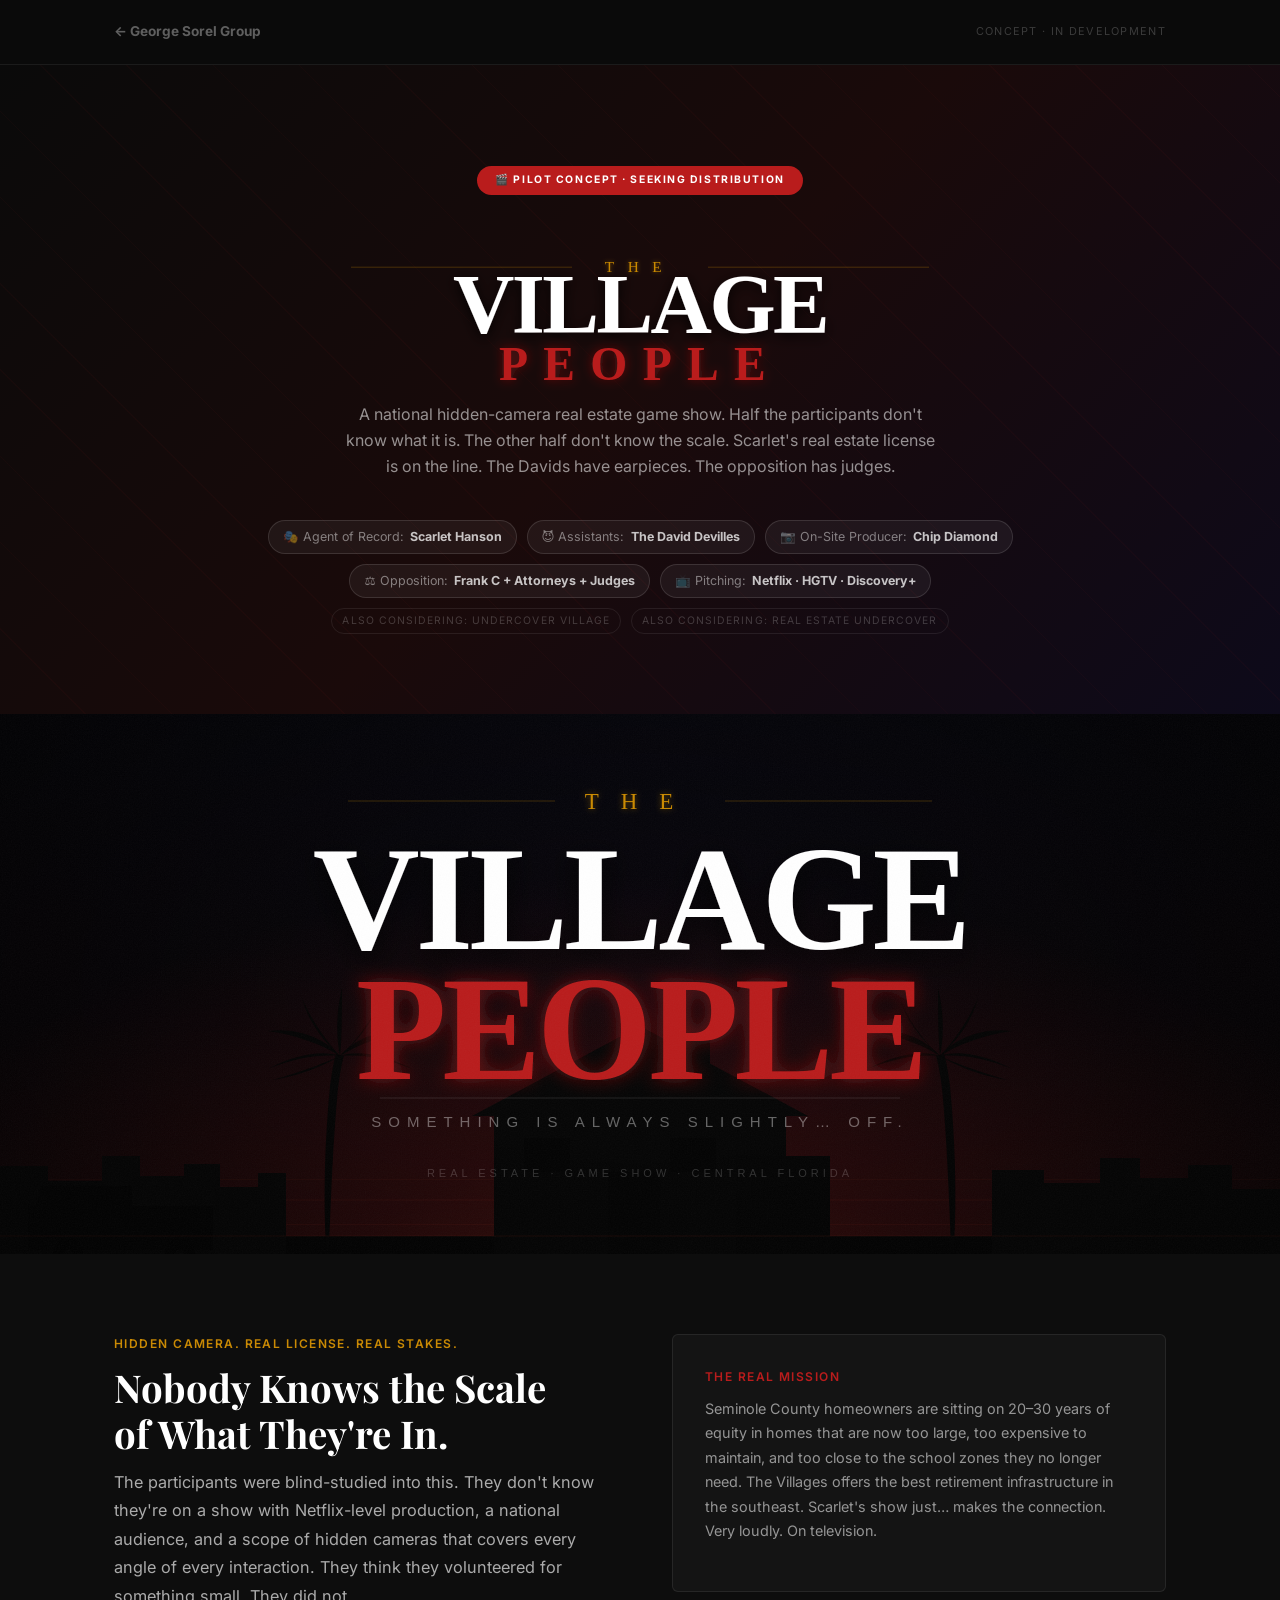
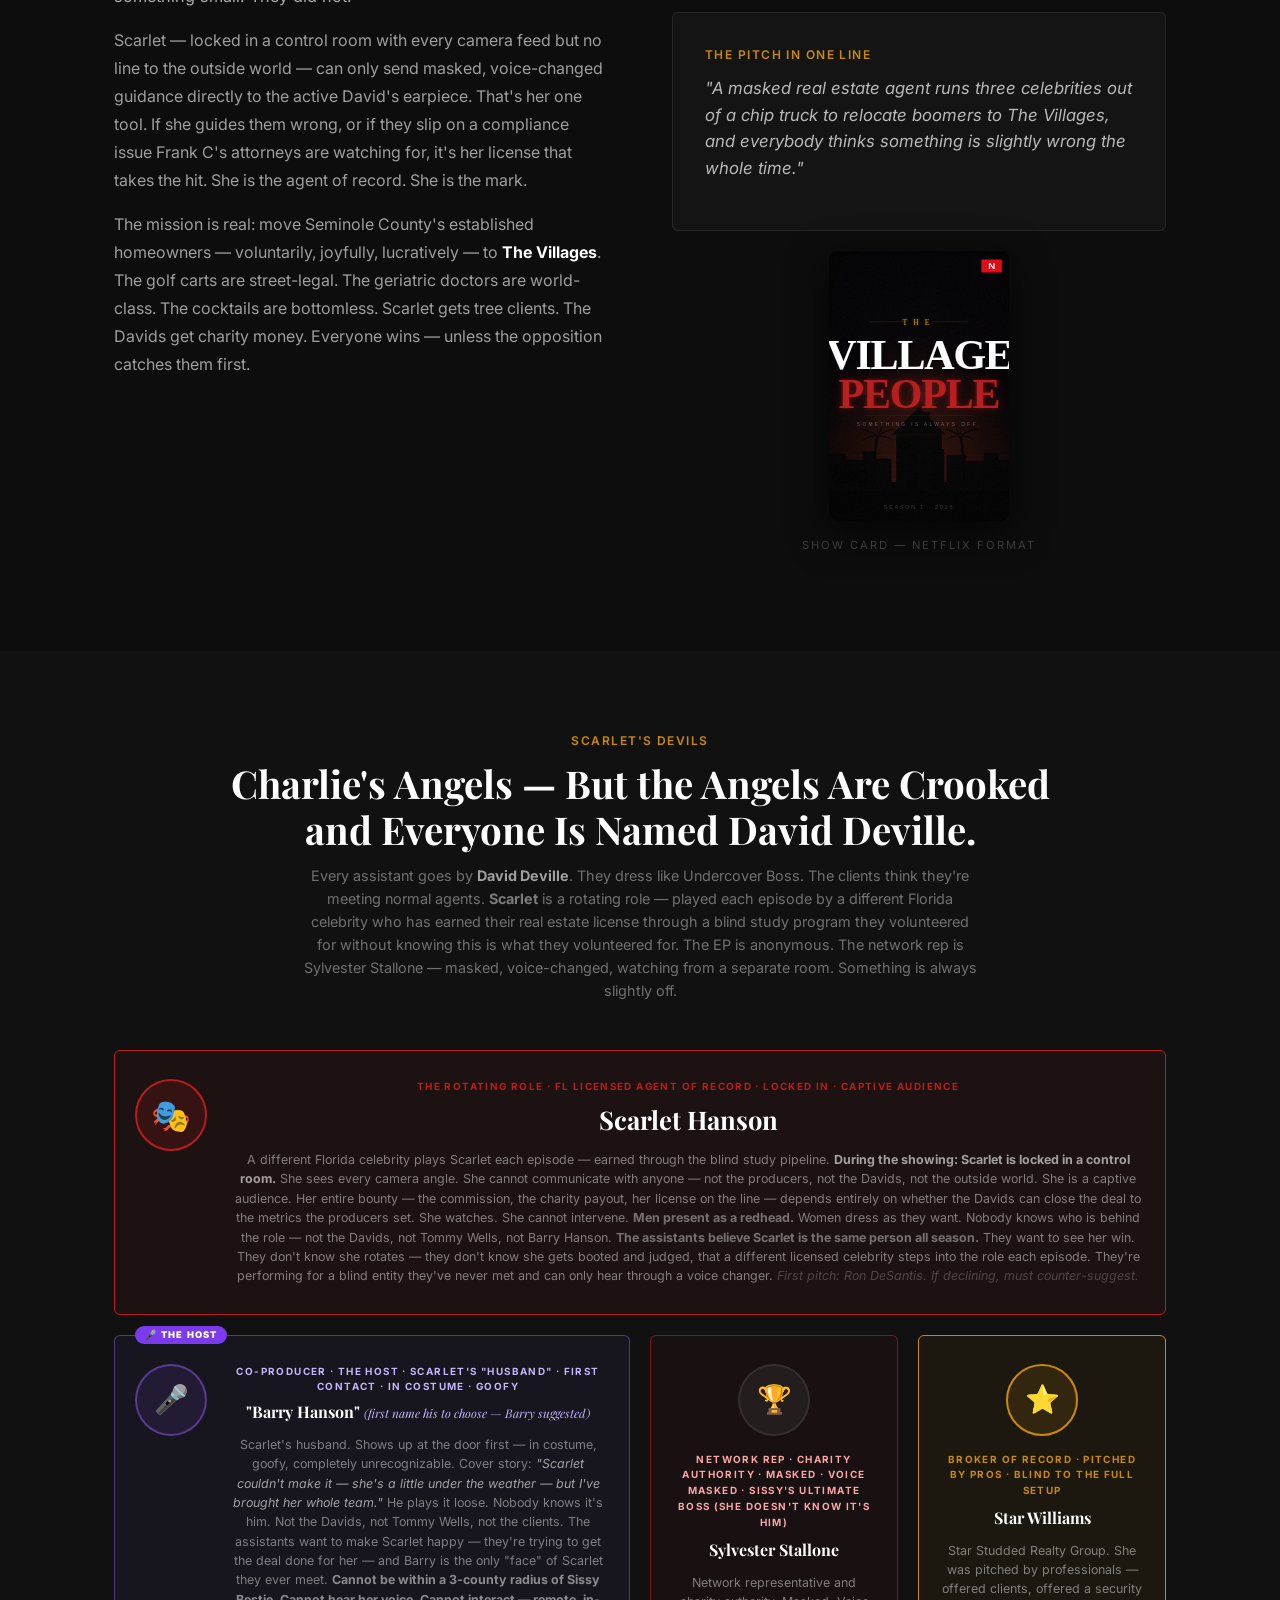
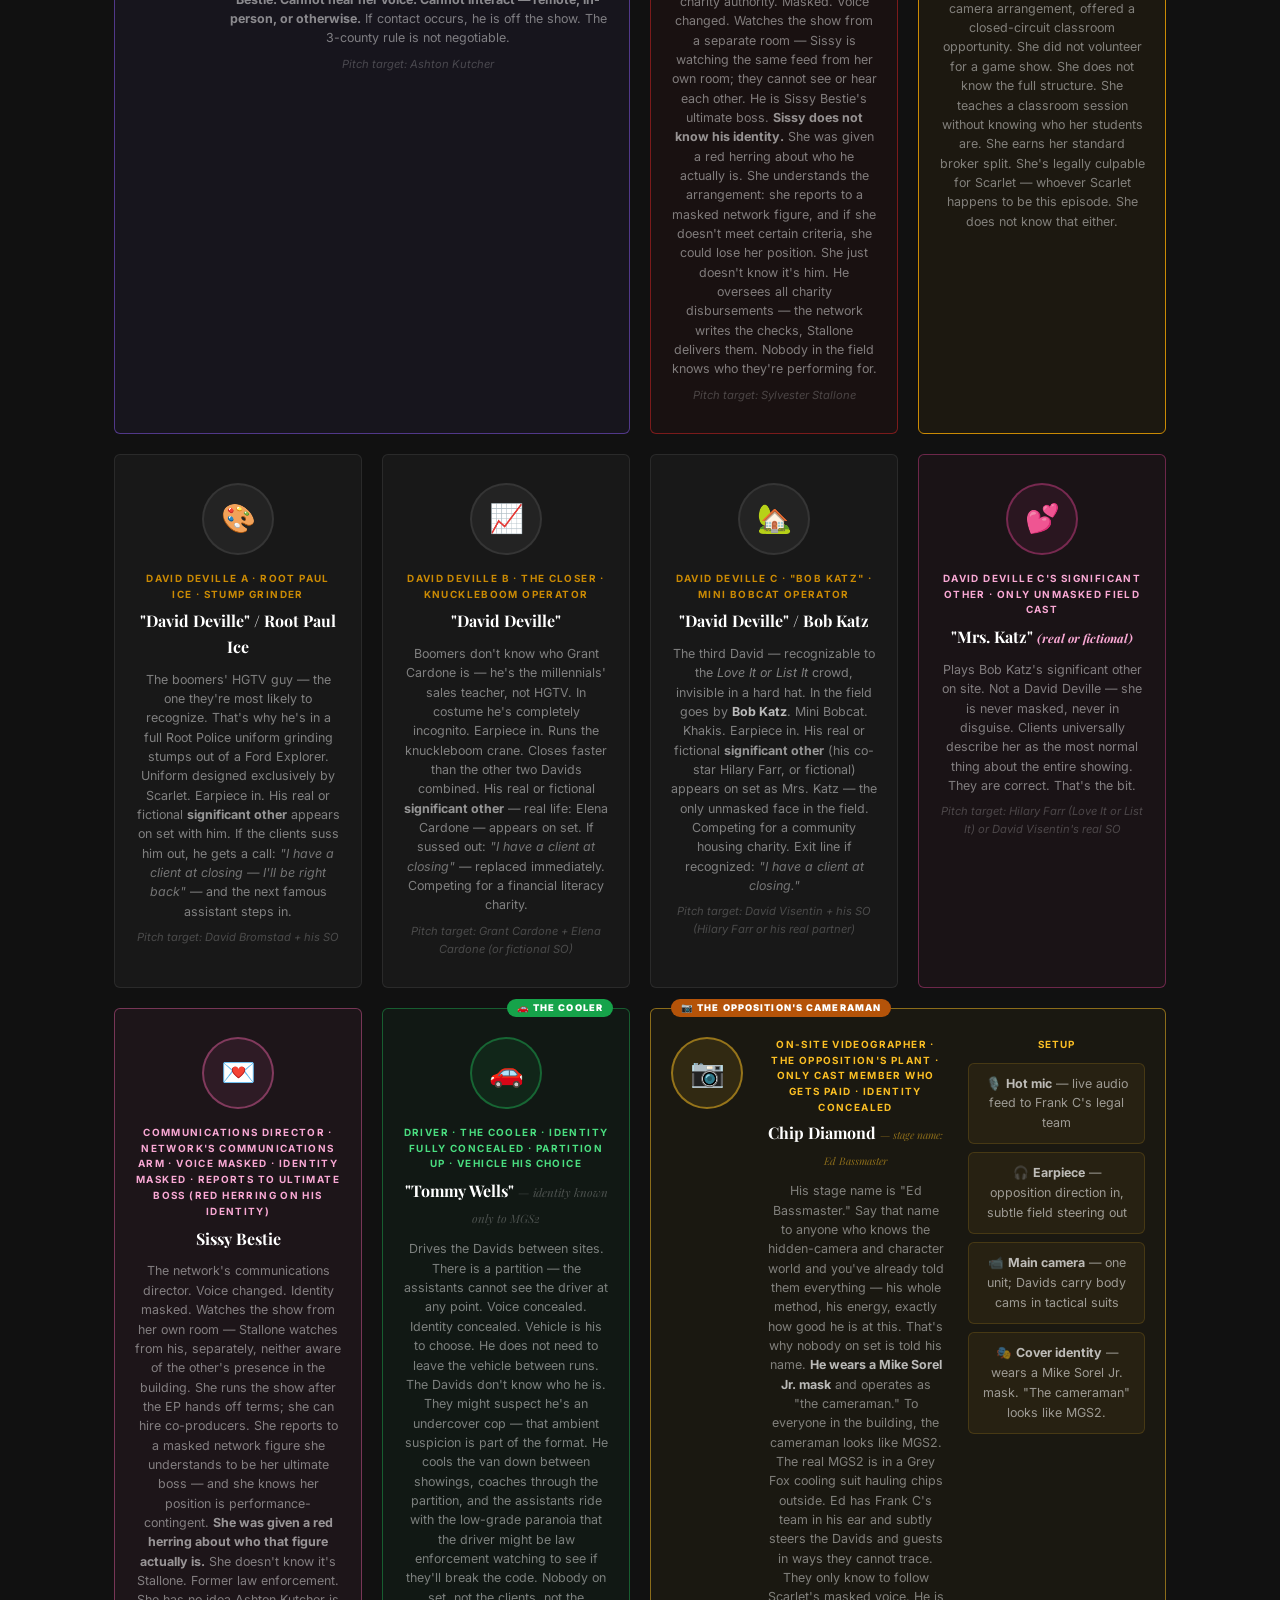
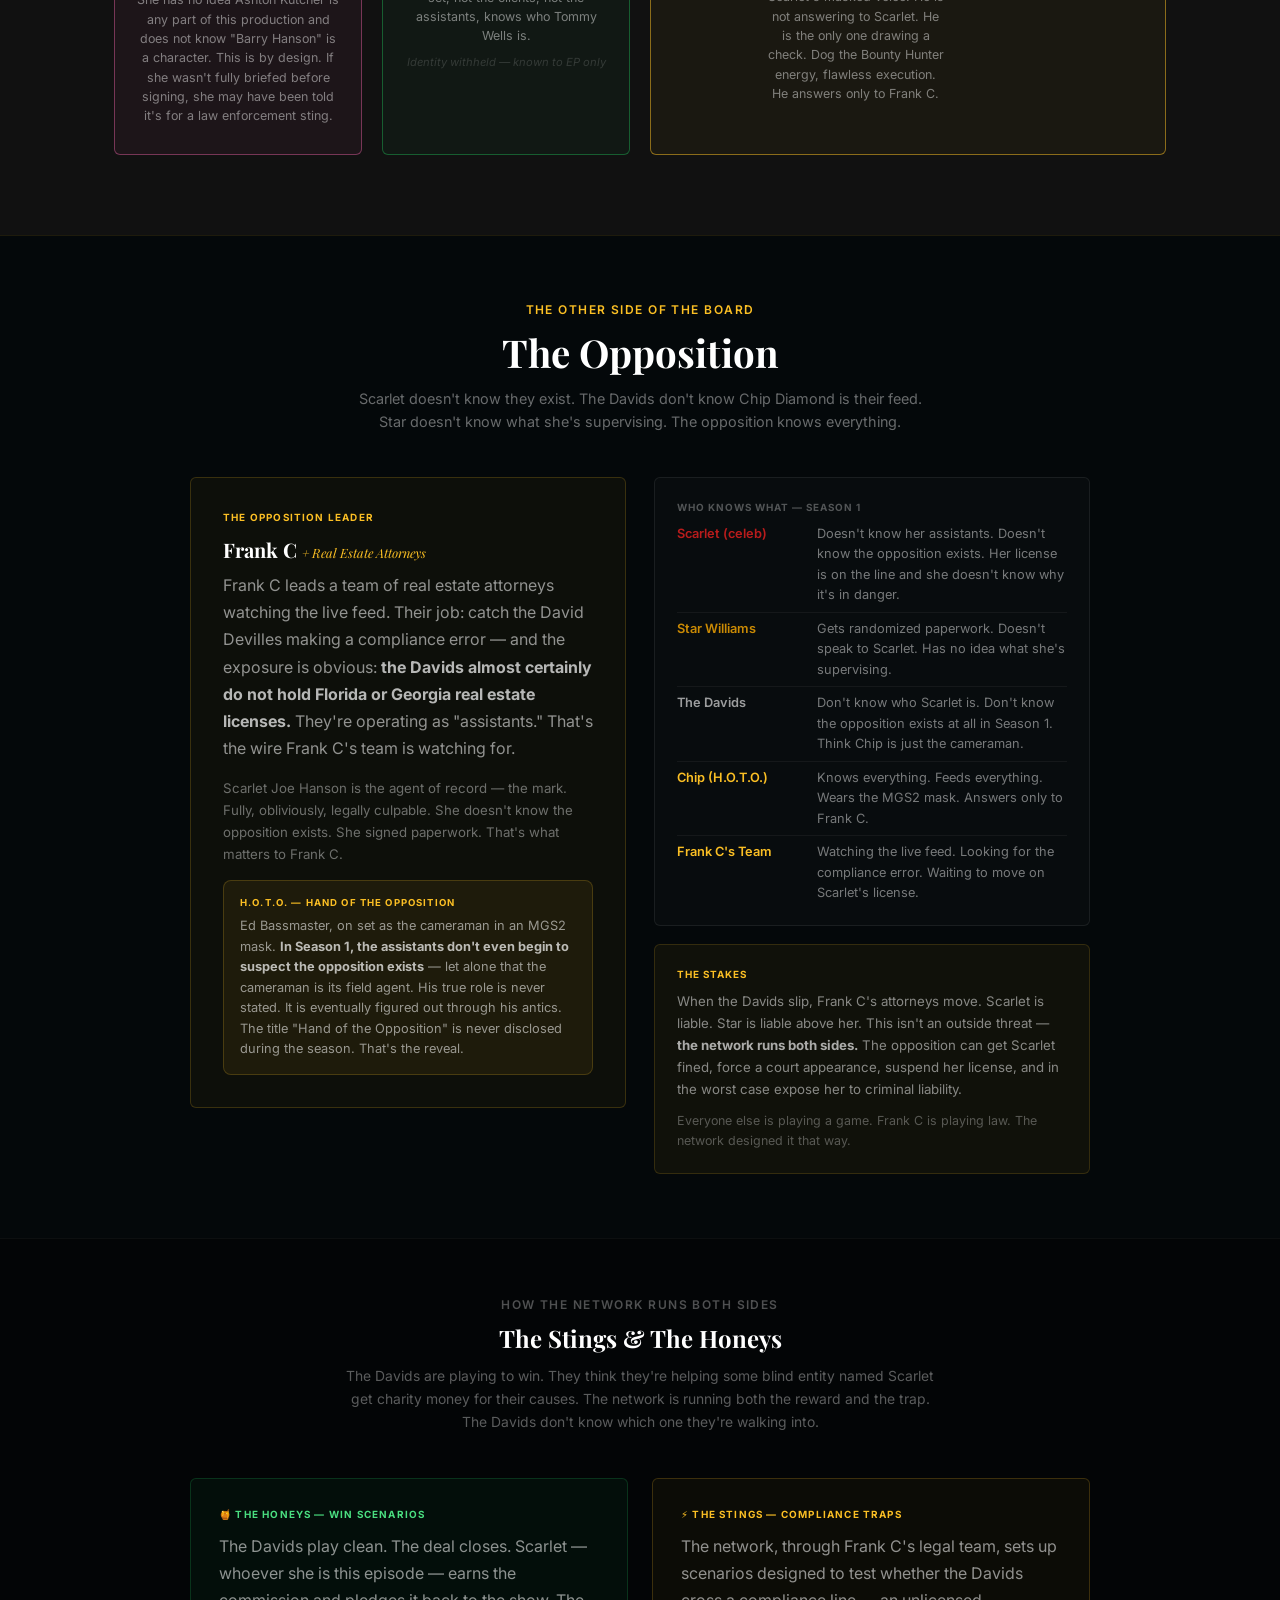
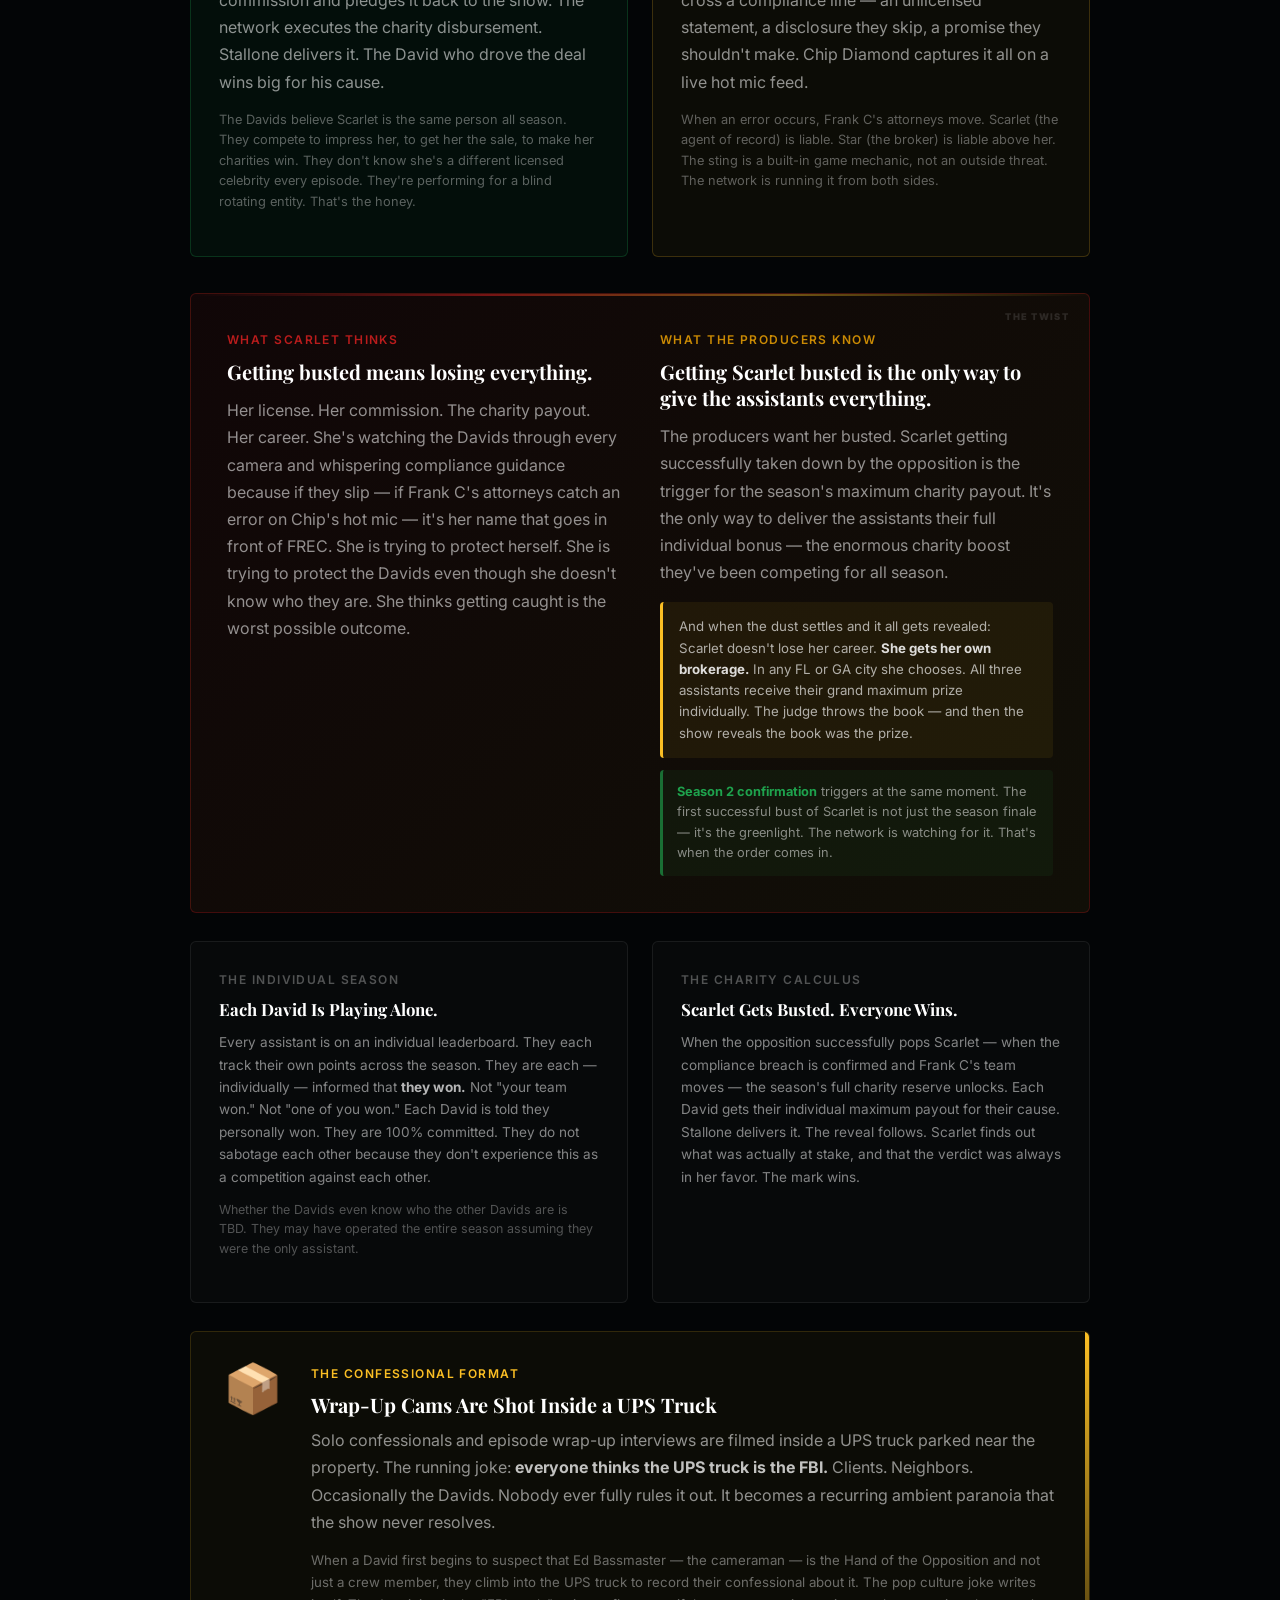
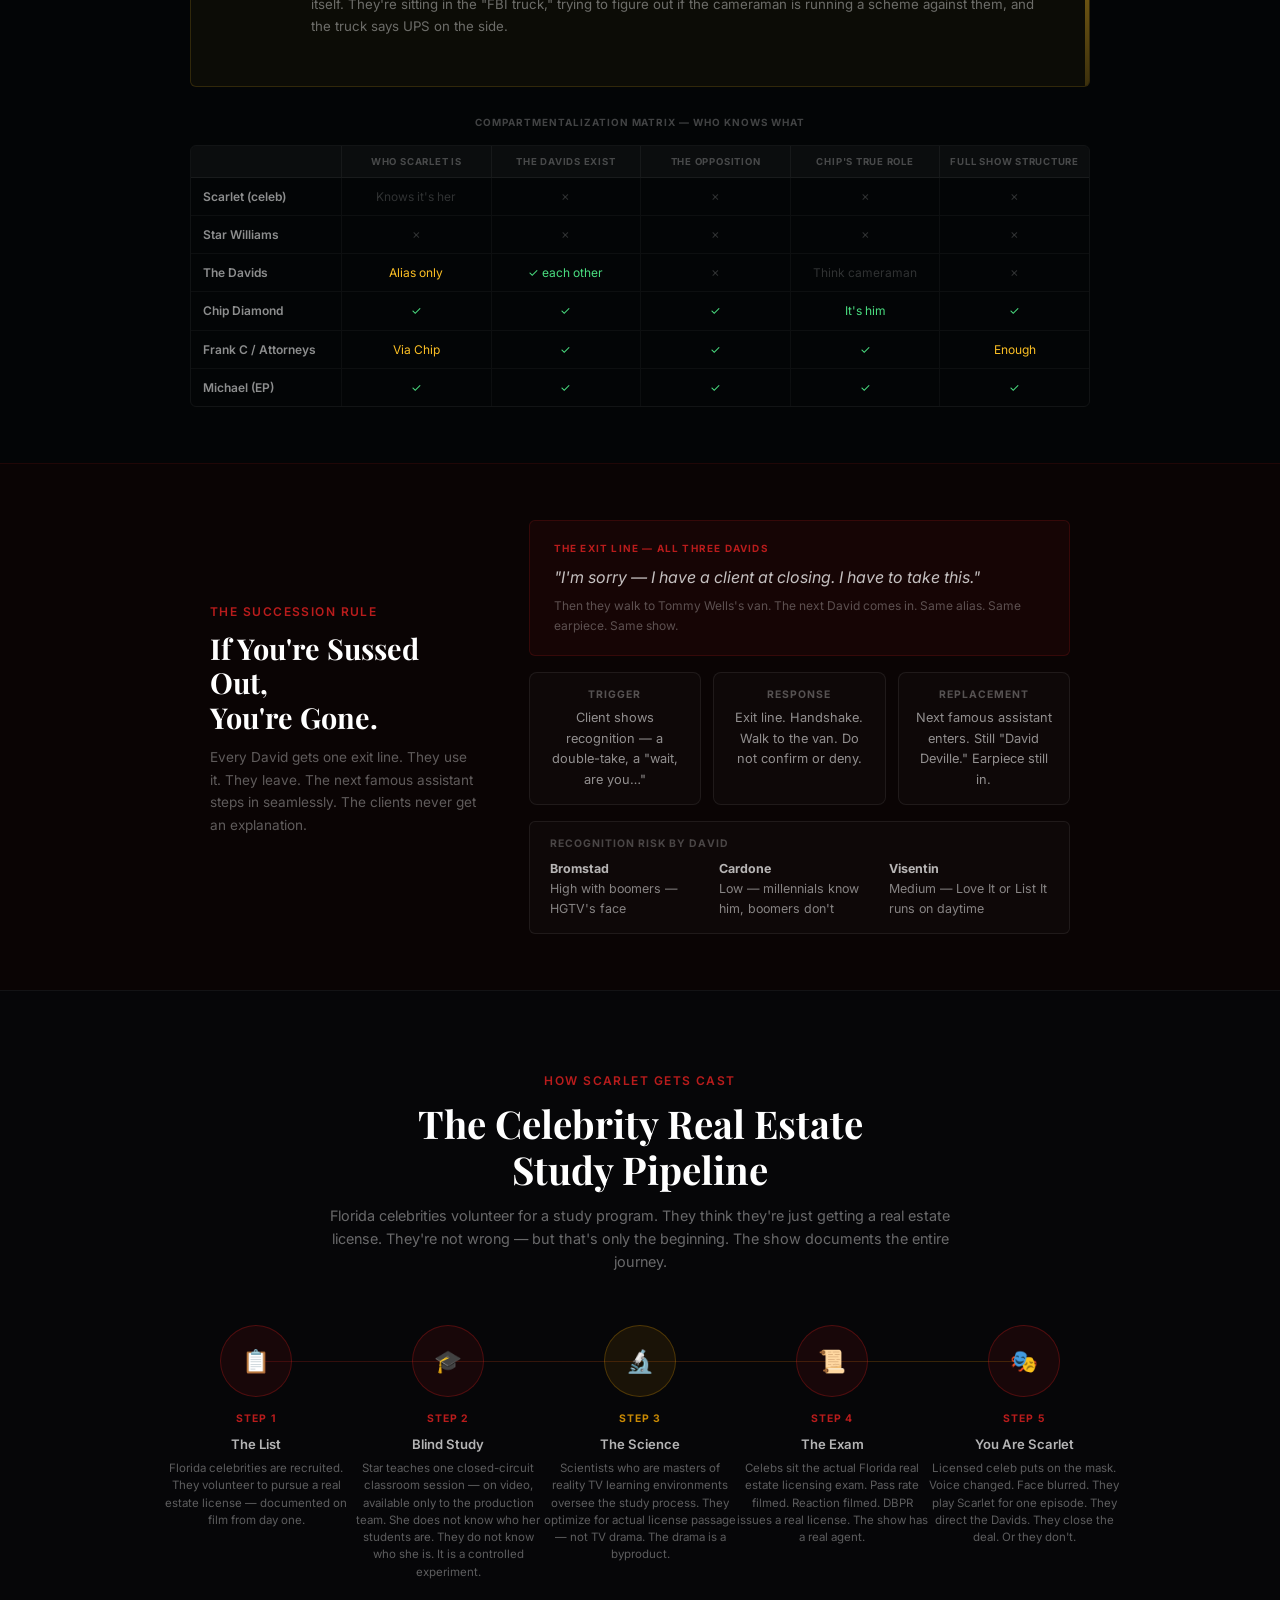
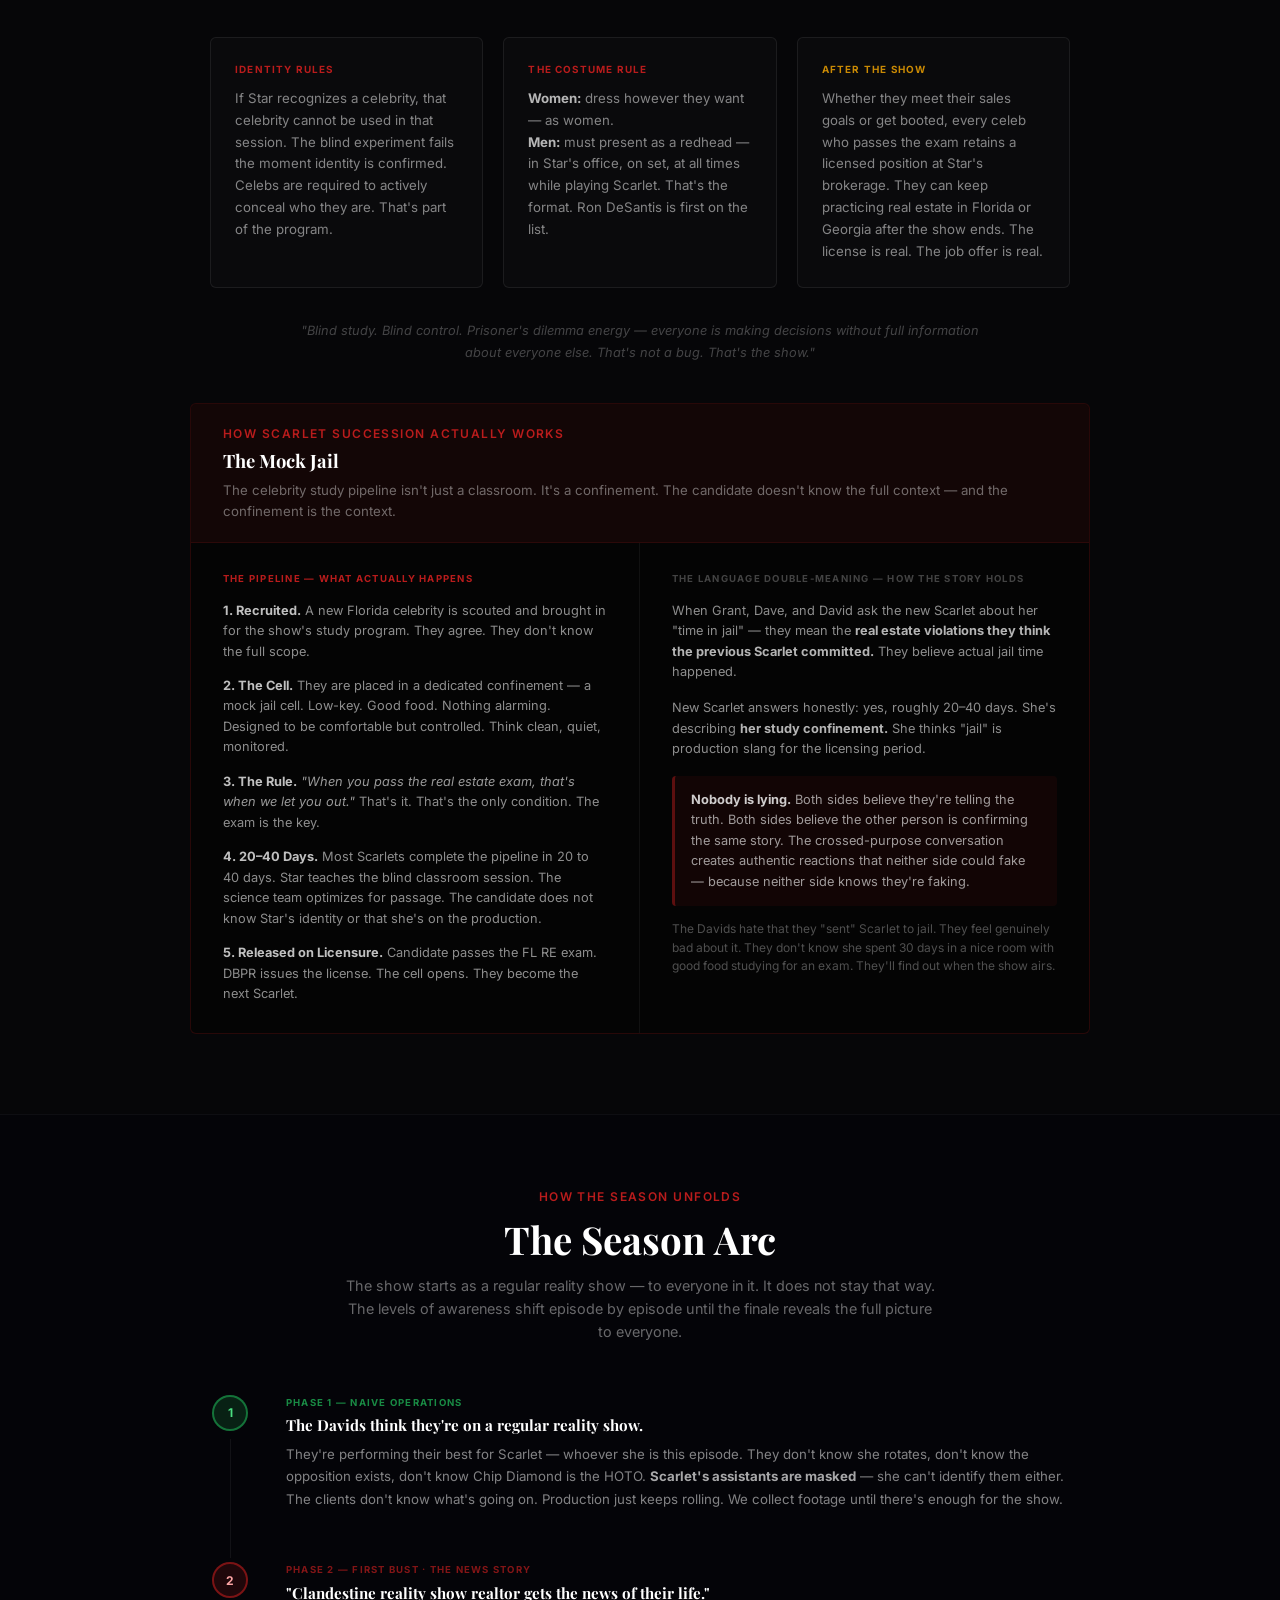
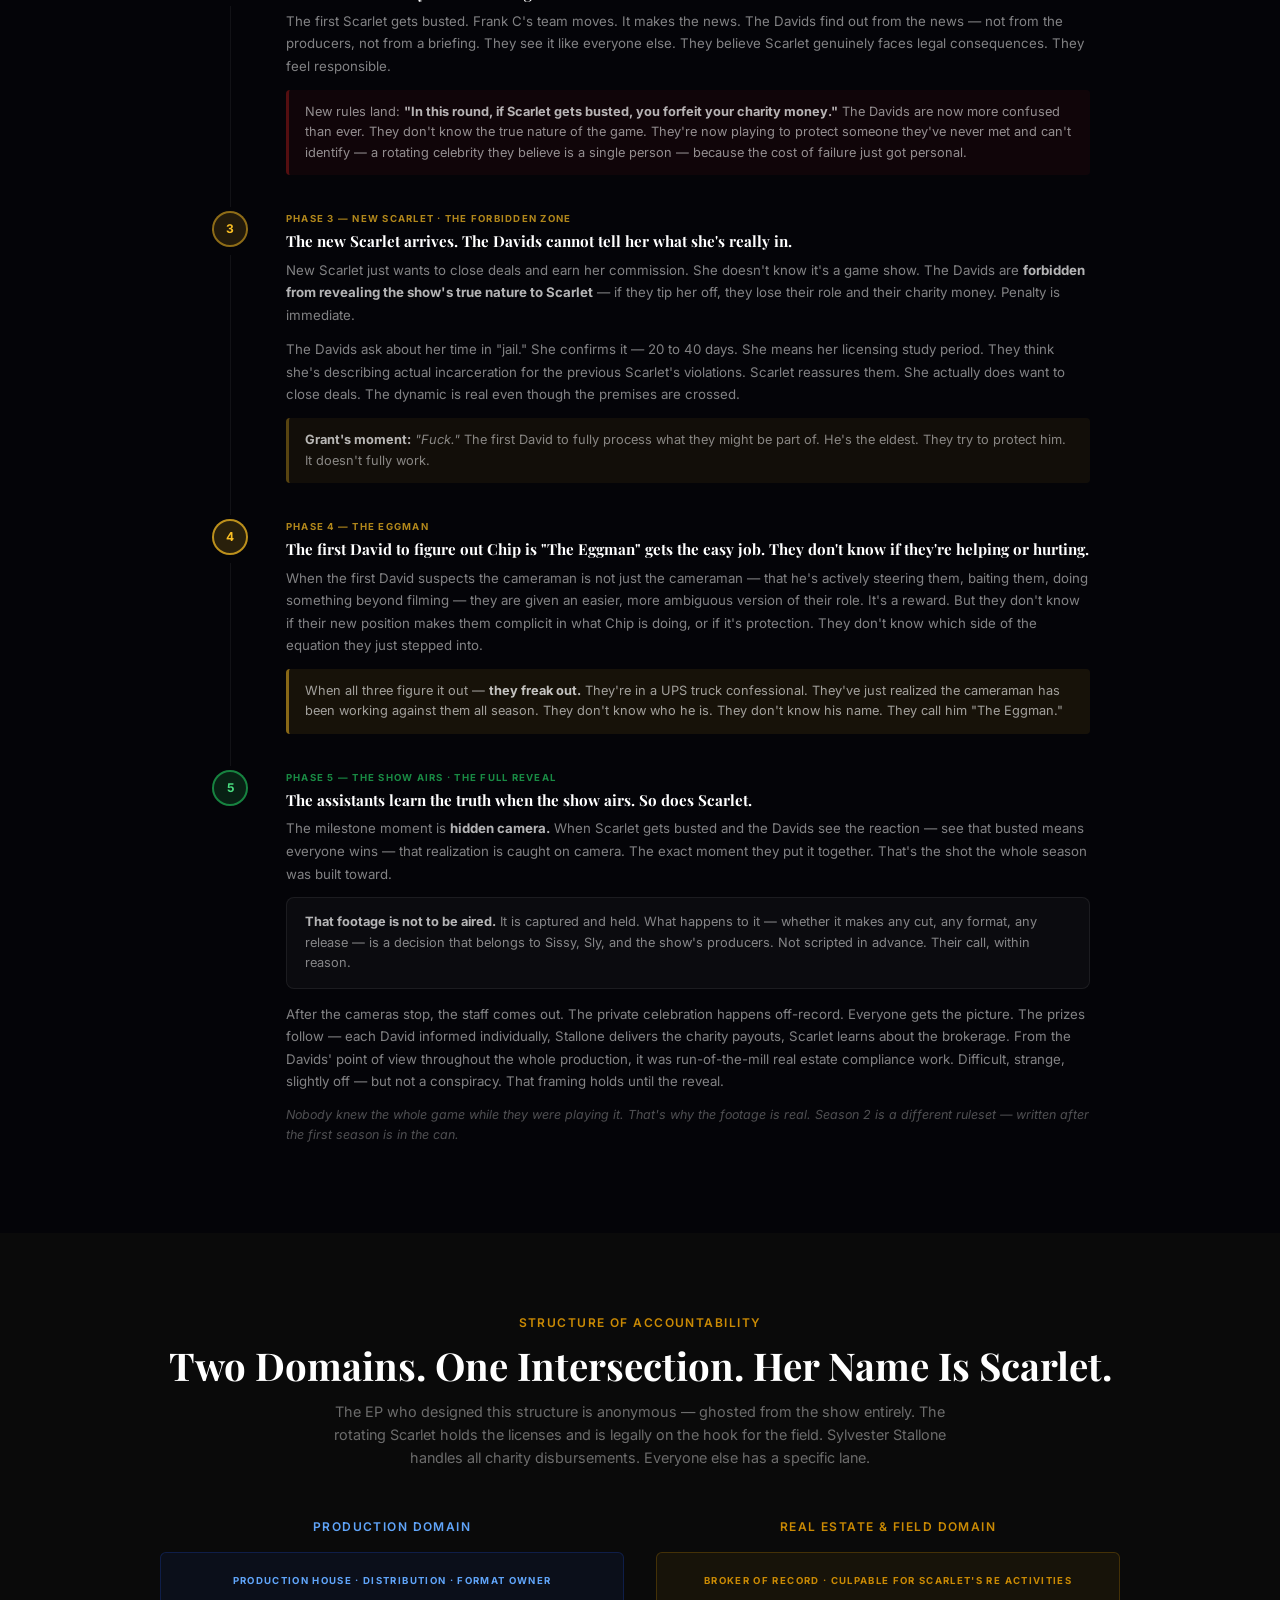
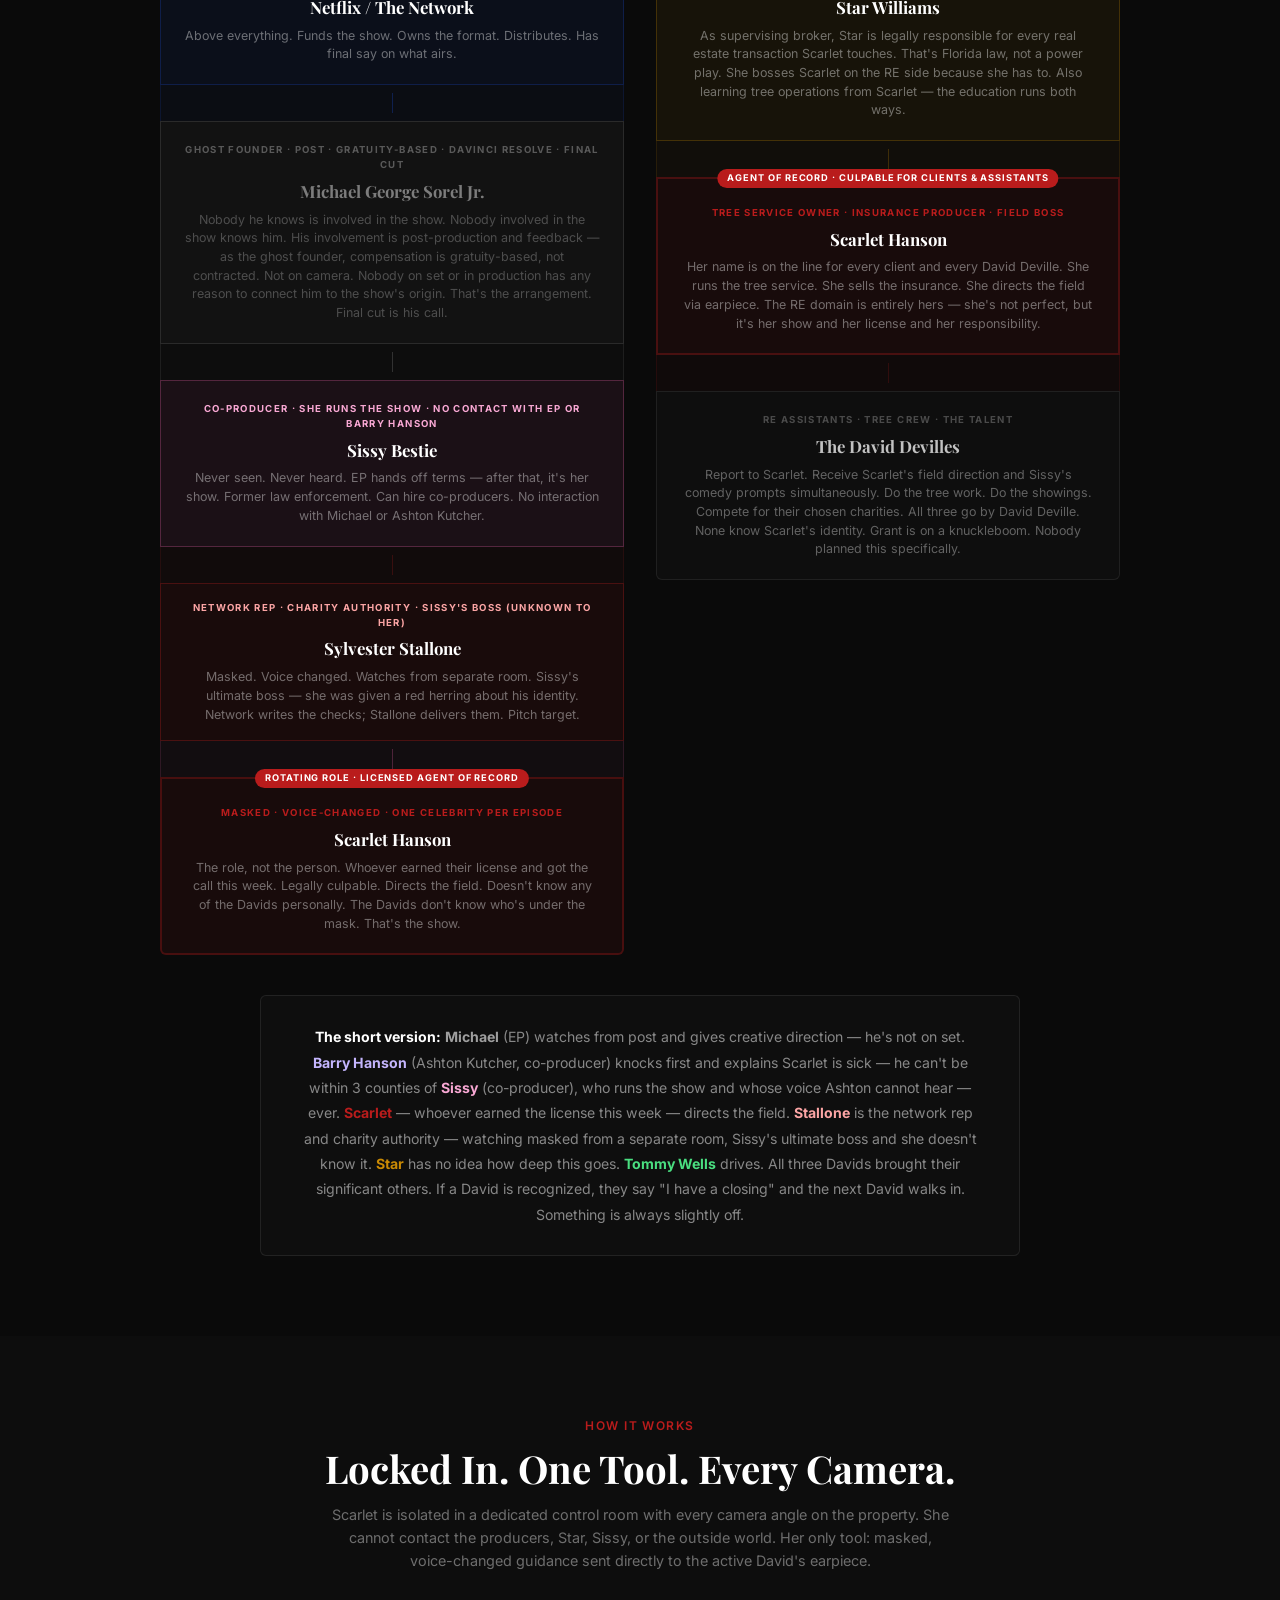
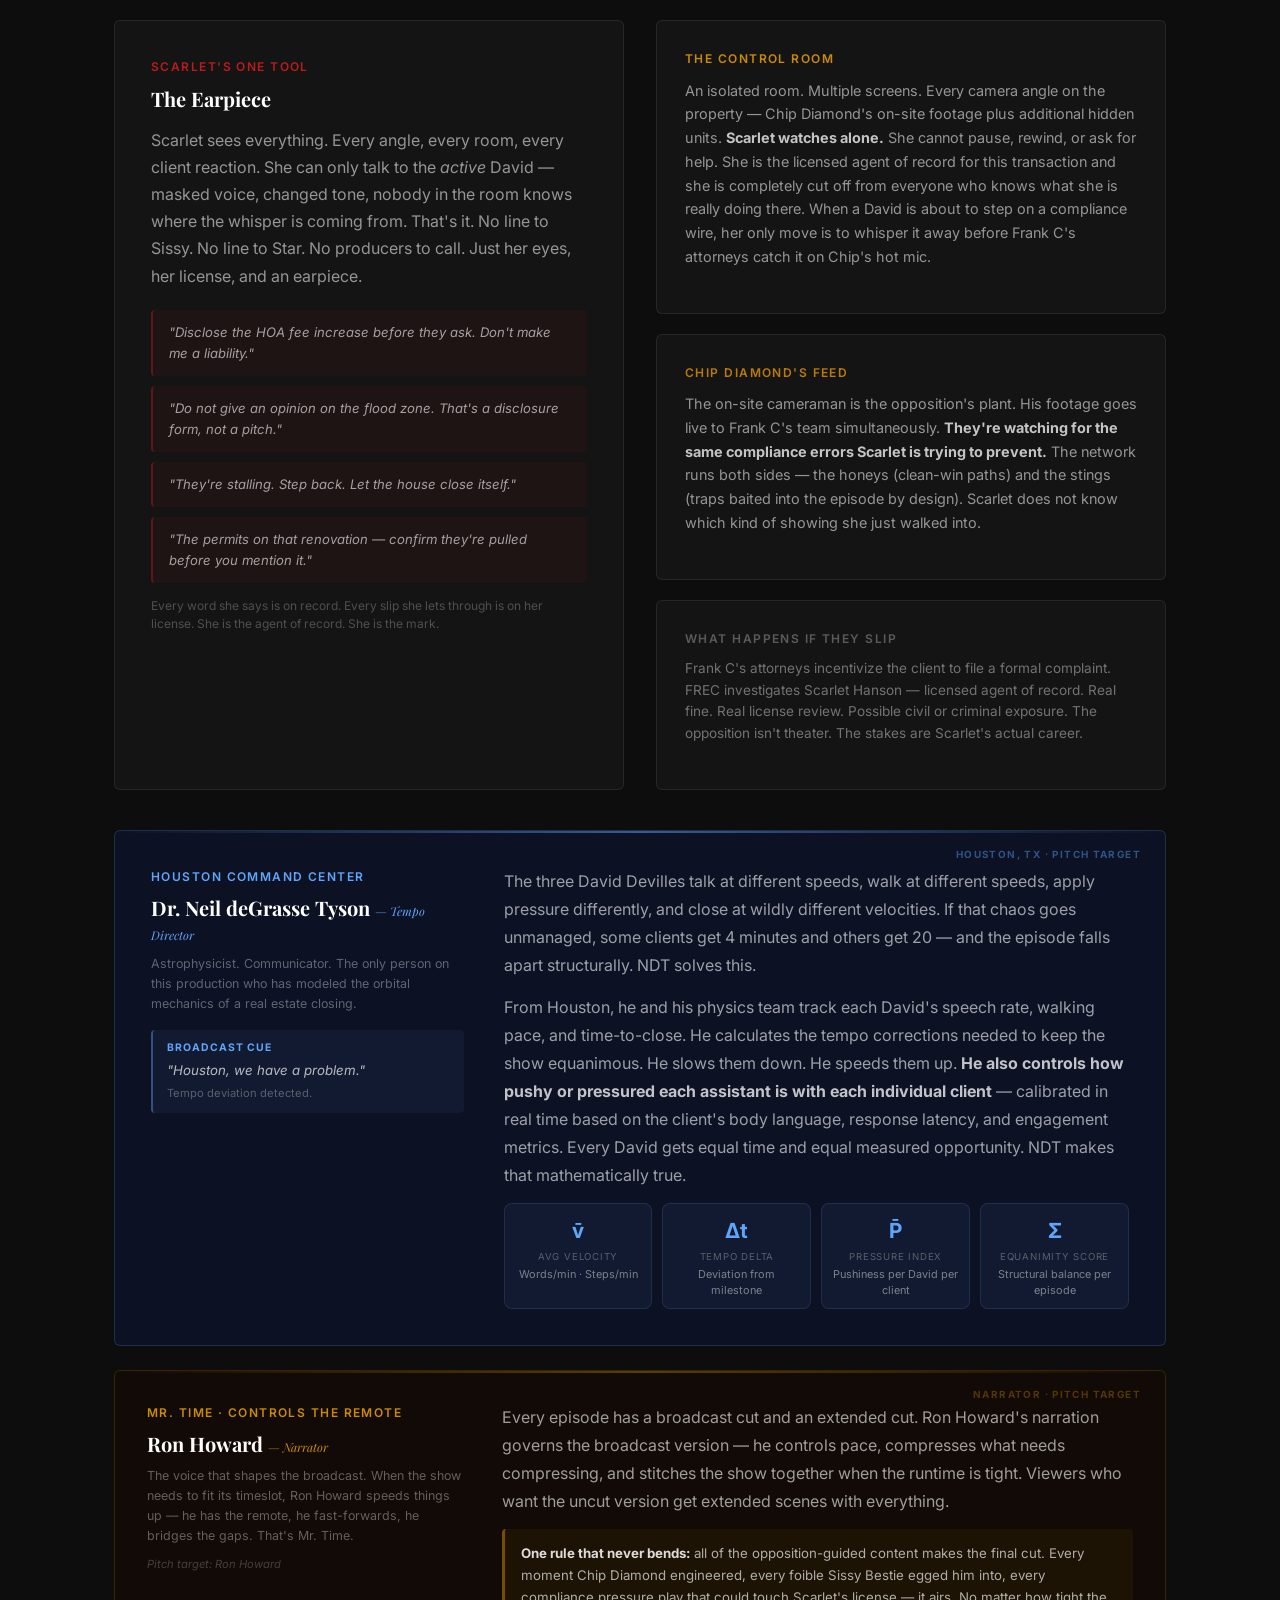
<file: village-people.html>
<!DOCTYPE html>
<html lang="en">
<head>
  <meta charset="UTF-8" />
  <meta name="viewport" content="width=device-width, initial-scale=1.0" />
  <title>The Village People — Real Estate Game Show Concept</title>
  <meta name="description" content="The Village People: a real estate game show concept from Central Florida. Celebrity assistants compete for charity. One masked host. Something is always slightly off." />

  <link rel="stylesheet" href="styles.css" />
  <meta name="data-entity" content="show-concept" />

  <style>
    .show-hero {
      background: linear-gradient(135deg, #0a0a0a 0%, #1a0a0a 50%, #0d0a1a 100%);
      padding: 100px 0 80px;
      text-align: center;
      position: relative;
      overflow: hidden;
    }
    .show-hero::before {
      content: '';
      position: absolute;
      inset: 0;
      background: repeating-linear-gradient(
        45deg, transparent, transparent 60px,
        rgba(185,28,28,0.04) 60px, rgba(185,28,28,0.04) 61px
      );
    }
    .show-badge-pill {
      display: inline-block;
      background: var(--scarlet);
      color: white;
      font-size: 0.65rem;
      font-weight: 700;
      letter-spacing: 0.15em;
      text-transform: uppercase;
      padding: 6px 18px;
      border-radius: 999px;
      margin-bottom: 28px;
    }
    .show-title {
      font-size: clamp(3.5rem, 9vw, 7.5rem);
      font-family: var(--font-heading);
      font-weight: 700;
      color: white;
      line-height: 1;
      margin: 0 0 16px;
      letter-spacing: -0.02em;
    }
    .show-title span { color: var(--gold); }
    .show-tagline {
      font-size: 1.15rem;
      color: rgba(255,255,255,0.55);
      max-width: 600px;
      margin: 0 auto 40px;
      line-height: 1.65;
    }
    .meta-pill {
      display: inline-flex;
      align-items: center;
      gap: 6px;
      background: rgba(255,255,255,0.05);
      border: 1px solid rgba(255,255,255,0.12);
      border-radius: 999px;
      padding: 6px 14px;
      font-size: 0.78rem;
      color: rgba(255,255,255,0.45);
    }
    .meta-pill strong { color: rgba(255,255,255,0.75); }
    .dark-section { background: #0d0d0d; padding: 80px 0; }
    .mid-section { background: #111; padding: 80px 0; }
    .cast-grid {
      display: grid;
      grid-template-columns: repeat(auto-fit, minmax(210px, 1fr));
      gap: 20px;
      margin-top: 40px;
    }
    .cast-card {
      background: rgba(255,255,255,0.03);
      border: 1px solid rgba(255,255,255,0.08);
      border-radius: var(--radius);
      padding: 28px 20px;
      text-align: center;
    }
    .cast-card.host-card { border-color: var(--scarlet); background: rgba(185,28,28,0.07); }
    .cast-card.broker-card { border-color: var(--gold); background: rgba(202,138,4,0.06); }
    .cast-avatar {
      width: 72px; height: 72px;
      border-radius: 50%;
      margin: 0 auto 16px;
      display: flex; align-items: center; justify-content: center;
      font-size: 1.75rem;
      background: rgba(255,255,255,0.05);
      border: 2px solid rgba(255,255,255,0.08);
    }
    .host-card .cast-avatar { border-color: var(--scarlet); background: rgba(185,28,28,0.15); }
    .broker-card .cast-avatar { border-color: var(--gold); background: rgba(202,138,4,0.12); }
    .cast-role {
      font-size: 0.62rem; font-weight: 700;
      letter-spacing: 0.14em; text-transform: uppercase;
      color: var(--gold); margin-bottom: 6px;
    }
    .host-card .cast-role { color: var(--scarlet); }
    .cast-name { font-size: 1rem; font-weight: 700; color: white; font-family: var(--font-heading); margin-bottom: 10px; }
    .cast-desc { font-size: 0.78rem; color: rgba(255,255,255,0.45); line-height: 1.55; }
    .cast-pitch { font-size: 0.7rem; color: rgba(255,255,255,0.22); font-style: italic; margin-top: 8px; }
    .game-card {
      background: rgba(255,255,255,0.03);
      border: 1px solid rgba(255,255,255,0.07);
      border-left: 4px solid var(--scarlet);
      border-radius: var(--radius);
      padding: 32px;
    }
    .game-card.gold-accent { border-left-color: var(--gold); }
    .format-label {
      font-size: 0.62rem; font-weight: 700;
      letter-spacing: 0.14em; text-transform: uppercase;
      color: var(--scarlet); margin-bottom: 8px;
    }
    .game-card.gold-accent .format-label { color: var(--gold); }
    .prize-box {
      background: linear-gradient(135deg, #92400e 0%, #78350f 100%);
      border-radius: var(--radius);
      padding: 48px 40px;
      text-align: center;
      max-width: 680px;
      margin: 0 auto;
    }
    .pitch-cta-section {
      background: linear-gradient(135deg, #7f1d1d 0%, #450a0a 100%);
      padding: 80px 0;
      text-align: center;
    }
    @media (max-width: 700px) {
      .show-title { font-size: 3rem; }
      .cast-grid { grid-template-columns: 1fr 1fr; }
    }
    @media (max-width: 480px) {
      .cast-grid { grid-template-columns: 1fr; }
    }
  </style>
</head>
<body>

<!-- ── Nav ── -->
<nav class="nav" style="background:#0a0a0a; border-bottom:1px solid rgba(255,255,255,0.07);">
  <div class="container nav-inner">
    <a href="index.html" class="nav-logo" style="color:rgba(255,255,255,0.35); font-size:0.85rem; font-family:var(--font-body);">← George Sorel Group</a>
    <span style="font-size:0.68rem; color:rgba(255,255,255,0.2); letter-spacing:0.12em; text-transform:uppercase;">Concept · In Development</span>
  </div>
</nav>

<!-- ── Show Hero ── -->
<section class="show-hero">
  <div class="container" style="position:relative; z-index:1;">
    <div class="show-badge-pill">🎬 Pilot Concept · Seeking Distribution</div>
    <!-- Logo SVG -->
    <div style="max-width:680px; margin:0 auto 8px;">
      <img src="vp-logo.svg" alt="The Village People — show logo" style="width:100%; height:auto;"/>
    </div>
    <p class="show-tagline" style="font-size:1rem;">A national hidden-camera real estate game show. Half the participants don't know what it is. The other half don't know the scale. Scarlet's real estate license is on the line. The Davids have earpieces. The opposition has judges.</p>
    <div style="display:flex; gap:10px; justify-content:center; flex-wrap:wrap; margin-bottom:10px;">
      <span class="meta-pill">🎭 Agent of Record: <strong>Scarlet Hanson</strong></span>
      <span class="meta-pill">😈 Assistants: <strong>The David Devilles</strong></span>
      <span class="meta-pill">📷 On-Site Producer: <strong>Chip Diamond</strong></span>
      <span class="meta-pill">⚖️ Opposition: <strong>Frank C + Attorneys + Judges</strong></span>
      <span class="meta-pill">📺 Pitching: <strong>Netflix · HGTV · Discovery+</strong></span>
    </div>
    <div style="margin-top:8px; display:flex; gap:10px; justify-content:center; flex-wrap:wrap;">
      <span style="font-size:0.65rem; color:rgba(255,255,255,0.2); letter-spacing:0.1em; text-transform:uppercase; padding:4px 10px; border:1px solid rgba(255,255,255,0.08); border-radius:999px;">Also considering: Undercover Village</span>
      <span style="font-size:0.65rem; color:rgba(255,255,255,0.2); letter-spacing:0.1em; text-transform:uppercase; padding:4px 10px; border:1px solid rgba(255,255,255,0.08); border-radius:999px;">Also considering: Real Estate Undercover</span>
    </div>
  </div>
</section>

<!-- ── Hero Banner Art ── -->
<section style="background:#000; padding:0;">
  <img src="vp-hero.svg" alt="The Village People — cinematic hero banner"
       style="width:100%; display:block; max-height:540px; object-fit:cover;"/>
</section>

<!-- ── Premise ── -->
<section class="dark-section">
  <div class="container">
    <div class="grid-2" style="gap:64px; align-items:start;">
      <div>
        <p class="eyebrow" style="color:var(--gold);">Hidden Camera. Real License. Real Stakes.</p>
        <h2 style="color:white;">Nobody Knows the Scale<br>of What They're In.</h2>
        <p style="color:rgba(255,255,255,0.65); line-height:1.75; font-size:1.02rem;">The participants were blind-studied into this. They don't know they're on a show with Netflix-level production, a national audience, and a scope of hidden cameras that covers every angle of every interaction. They think they volunteered for something small. They did not.</p>
        <p style="color:rgba(255,255,255,0.6); line-height:1.75;">Scarlet — locked in a control room with every camera feed but no line to the outside world — can only send masked, voice-changed guidance directly to the active David's earpiece. That's her one tool. If she guides them wrong, or if they slip on a compliance issue Frank C's attorneys are watching for, it's her license that takes the hit. She is the agent of record. She is the mark.</p>
        <p style="color:rgba(255,255,255,0.6); line-height:1.75;">The mission is real: move Seminole County's established homeowners — voluntarily, joyfully, lucratively — to <strong style="color:white;">The Villages</strong>. The golf carts are street-legal. The geriatric doctors are world-class. The cocktails are bottomless. Scarlet gets tree clients. The Davids get charity money. Everyone wins — unless the opposition catches them first.</p>
      </div>
      <div style="display:flex; flex-direction:column; gap:20px;">
        <div style="background:rgba(255,255,255,0.03); border:1px solid rgba(255,255,255,0.08); border-radius:var(--radius); padding:32px;">
          <p class="eyebrow" style="color:var(--scarlet);">The Real Mission</p>
          <p style="color:rgba(255,255,255,0.55); font-size:0.9rem; line-height:1.7;">Seminole County homeowners are sitting on 20–30 years of equity in homes that are now too large, too expensive to maintain, and too close to the school zones they no longer need. The Villages offers the best retirement infrastructure in the southeast. Scarlet's show just… makes the connection. Very loudly. On television.</p>
        </div>
        <div style="background:rgba(255,255,255,0.03); border:1px solid rgba(255,255,255,0.08); border-radius:var(--radius); padding:32px;">
          <p class="eyebrow" style="color:var(--gold);">The Pitch in One Line</p>
          <p style="color:rgba(255,255,255,0.7); font-size:1.05rem; font-style:italic; line-height:1.6;">"A masked real estate agent runs three celebrities out of a chip truck to relocate boomers to The Villages, and everybody thinks something is slightly wrong the whole time."</p>
        </div>
        <!-- Netflix card -->
        <div style="text-align:center;">
          <img src="vp-card.svg" alt="The Village People — Netflix card"
               style="width:180px; border-radius:8px; box-shadow:0 12px 40px rgba(0,0,0,0.7); display:inline-block;"/>
          <p style="color:rgba(255,255,255,0.2); font-size:0.7rem; margin-top:8px; letter-spacing:2px;">SHOW CARD — NETFLIX FORMAT</p>
        </div>
      </div>
    </div>
  </div>
</section>

<!-- ── Cast ── -->
<section class="mid-section">
  <div class="container">
    <div class="text-center" style="margin-bottom:48px;">
      <p class="eyebrow" style="color:var(--gold);">Scarlet's Devils</p>
      <h2 style="color:white;">Charlie's Angels — But the Angels Are Crooked<br>and Everyone Is Named David Deville.</h2>
      <p style="color:rgba(255,255,255,0.4); max-width:680px; margin:0 auto; font-size:0.9rem;">Every assistant goes by <strong style="color:rgba(255,255,255,0.6);">David Deville</strong>. They dress like Undercover Boss. The clients think they're meeting normal agents. <strong style="color:rgba(255,255,255,0.45);">Scarlet</strong> is a rotating role — played each episode by a different Florida celebrity who has earned their real estate license through a blind study program they volunteered for without knowing this is what they volunteered for. The EP is anonymous. The network rep is Sylvester Stallone — masked, voice-changed, watching from a separate room. Something is always slightly off.</p>
    </div>

    <div class="cast-grid">

      <!-- SCARLET — full-width rotating role banner -->
      <div class="cast-card host-card" style="grid-column:1/-1; display:grid; grid-template-columns:auto 1fr; gap:24px; align-items:start;">
        <div class="cast-avatar" style="font-size:2rem;">🎭</div>
        <div>
          <div class="cast-role" style="margin-bottom:4px;">The Rotating Role · FL Licensed Agent of Record · Locked In · Captive Audience</div>
          <div class="cast-name" style="font-size:1.6rem;">Scarlet Hanson</div>
          <div class="cast-desc" style="margin-top:8px;">A different Florida celebrity plays Scarlet each episode — earned through the blind study pipeline. <strong style="color:rgba(255,255,255,0.6);">During the showing: Scarlet is locked in a control room.</strong> She sees every camera angle. She cannot communicate with anyone — not the producers, not the Davids, not the outside world. She is a captive audience. Her entire bounty — the commission, the charity payout, her license on the line — depends entirely on whether the Davids can close the deal to the metrics the producers set. She watches. She cannot intervene. <strong style="color:rgba(255,255,255,0.4);">Men present as a redhead.</strong> Women dress as they want. Nobody knows who is behind the role — not the Davids, not Tommy Wells, not Barry Hanson. <strong style="color:rgba(255,255,255,0.4);">The assistants believe Scarlet is the same person all season.</strong> They want to see her win. They don't know she rotates — they don't know she gets booted and judged, that a different licensed celebrity steps into the role each episode. They're performing for a blind entity they've never met and can only hear through a voice changer. <em style="color:rgba(255,255,255,0.22);">First pitch: Ron DeSantis. If declining, must counter-suggest.</em></div>
        </div>
      </div>

      <!-- ASHTON KUTCHER — Barry Hanson, the Host -->
      <div class="cast-card" style="border-color:rgba(139,92,246,0.5); background:rgba(139,92,246,0.05); position:relative; grid-column:span 2;">
        <div style="position:absolute; top:-10px; left:20px; background:#7c3aed; color:#fff; font-size:0.58rem; font-weight:900; letter-spacing:0.12em; text-transform:uppercase; padding:2px 10px; border-radius:999px; white-space:nowrap;">🎤 The Host</div>
        <div style="display:grid; grid-template-columns:auto 1fr; gap:20px; align-items:start;">
          <div class="cast-avatar" style="border-color:rgba(139,92,246,0.5); background:rgba(139,92,246,0.1);">🎤</div>
          <div>
            <div class="cast-role" style="color:#c4b5fd; margin-bottom:4px;">Co-Producer · The Host · Scarlet's "Husband" · First Contact · In Costume · Goofy</div>
            <div class="cast-name">"Barry Hanson" <em style="color:#c4b5fd; font-size:0.75rem; font-weight:400;">(first name his to choose — Barry suggested)</em></div>
            <div class="cast-desc" style="margin-top:6px;">Scarlet's husband. Shows up at the door first — in costume, goofy, completely unrecognizable. Cover story: <em style="color:rgba(255,255,255,0.6);">"Scarlet couldn't make it — she's a little under the weather — but I've brought her whole team."</em> He plays it loose. Nobody knows it's him. Not the Davids, not Tommy Wells, not the clients. The assistants want to make Scarlet happy — they're trying to get the deal done for her — and Barry is the only "face" of Scarlet they ever meet. <strong style="color:rgba(255,255,255,0.5);">Cannot be within a 3-county radius of Sissy Bestie. Cannot hear her voice. Cannot interact — remote, in-person, or otherwise.</strong> If contact occurs, he is off the show. The 3-county rule is not negotiable.</div>
            <div class="cast-pitch" style="margin-top:8px;">Pitch target: Ashton Kutcher</div>
          </div>
        </div>
      </div>

      <!-- STALLONE -->
      <div class="cast-card" style="border-color:rgba(220,38,38,0.5); background:rgba(220,38,38,0.04);">
        <div class="cast-avatar">🏆</div>
        <div class="cast-role" style="color:#fca5a5;">Network Rep · Charity Authority · Masked · Voice Masked · Sissy's Ultimate Boss (She Doesn't Know It's Him)</div>
        <div class="cast-name">Sylvester Stallone</div>
        <div class="cast-desc">Network representative and charity authority. Masked. Voice changed. Watches the show from a separate room — Sissy is watching the same feed from her own room; they cannot see or hear each other. He is Sissy Bestie's ultimate boss. <strong style="color:rgba(255,255,255,0.55);">Sissy does not know his identity.</strong> She was given a red herring about who he actually is. She understands the arrangement: she reports to a masked network figure, and if she doesn't meet certain criteria, she could lose her position. She just doesn't know it's him. He oversees all charity disbursements — the network writes the checks, Stallone delivers them. Nobody in the field knows who they're performing for.</div>
        <div class="cast-pitch">Pitch target: Sylvester Stallone</div>
      </div>

      <div class="cast-card broker-card">
        <div class="cast-avatar">⭐</div>
        <div class="cast-role">Broker of Record · Pitched by Pros · Blind to the Full Setup</div>
        <div class="cast-name">Star Williams</div>
        <div class="cast-desc">Star Studded Realty Group. She was pitched by professionals — offered clients, offered a security camera arrangement, offered a closed-circuit classroom opportunity. She did not volunteer for a game show. She does not know the full structure. She teaches a classroom session without knowing who her students are. She earns her standard broker split. She's legally culpable for Scarlet — whoever Scarlet happens to be this episode. She does not know that either.</div>
      </div>

      <!-- DAVID A — Bromstad -->
      <div class="cast-card">
        <div class="cast-avatar">🎨</div>
        <div class="cast-role">David Deville A · Root Paul Ice · Stump Grinder</div>
        <div class="cast-name">"David Deville" / Root Paul Ice</div>
        <div class="cast-desc">The boomers' HGTV guy — the one they're most likely to recognize. That's why he's in a full Root Police uniform grinding stumps out of a Ford Explorer. Uniform designed exclusively by Scarlet. Earpiece in. His real or fictional <strong style="color:rgba(255,255,255,0.55);">significant other</strong> appears on set with him. If the clients suss him out, he gets a call: <em style="color:rgba(255,255,255,0.4);">"I have a client at closing — I'll be right back"</em> — and the next famous assistant steps in.</div>
        <div class="cast-pitch">Pitch target: David Bromstad + his SO</div>
      </div>

      <!-- DAVID B — Cardone -->
      <div class="cast-card">
        <div class="cast-avatar">📈</div>
        <div class="cast-role">David Deville B · The Closer · Knuckleboom Operator</div>
        <div class="cast-name">"David Deville"</div>
        <div class="cast-desc">Boomers don't know who Grant Cardone is — he's the millennials' sales teacher, not HGTV. In costume he's completely incognito. Earpiece in. Runs the knuckleboom crane. Closes faster than the other two Davids combined. His real or fictional <strong style="color:rgba(255,255,255,0.55);">significant other</strong> — real life: Elena Cardone — appears on set. If sussed out: <em style="color:rgba(255,255,255,0.4);">"I have a client at closing"</em> — replaced immediately. Competing for a financial literacy charity.</div>
        <div class="cast-pitch">Pitch target: Grant Cardone + Elena Cardone (or fictional SO)</div>
      </div>

      <!-- DAVID C — Visentin -->
      <div class="cast-card">
        <div class="cast-avatar">🏡</div>
        <div class="cast-role">David Deville C · "Bob Katz" · Mini Bobcat Operator</div>
        <div class="cast-name">"David Deville" / Bob Katz</div>
        <div class="cast-desc">The third David — recognizable to the <em>Love It or List It</em> crowd, invisible in a hard hat. In the field goes by <strong style="color:rgba(255,255,255,0.7);">Bob Katz</strong>. Mini Bobcat. Khakis. Earpiece in. His real or fictional <strong style="color:rgba(255,255,255,0.55);">significant other</strong> (his co-star Hilary Farr, or fictional) appears on set as Mrs. Katz — the only unmasked face in the field. Competing for a community housing charity. Exit line if recognized: <em style="color:rgba(255,255,255,0.4);">"I have a client at closing."</em></div>
        <div class="cast-pitch">Pitch target: David Visentin + his SO (Hilary Farr or his real partner)</div>
      </div>

      <!-- Mrs. Katz / Hilary Farr -->
      <div class="cast-card" style="border-color:rgba(236,72,153,0.4); background:rgba(236,72,153,0.04);">
        <div class="cast-avatar" style="border-color:rgba(236,72,153,0.4); background:rgba(236,72,153,0.08);">💕</div>
        <div class="cast-role" style="color:#f9a8d4;">David Deville C's Significant Other · Only Unmasked Field Cast</div>
        <div class="cast-name">"Mrs. Katz" <em style="color:#f9a8d4; font-size:0.75rem;">(real or fictional)</em></div>
        <div class="cast-desc">Plays Bob Katz's significant other on site. Not a David Deville — she is never masked, never in disguise. Clients universally describe her as the most normal thing about the entire showing. They are correct. That's the bit.</div>
        <div class="cast-pitch">Pitch target: Hilary Farr (Love It or List It) or David Visentin's real SO</div>
      </div>

      <div class="cast-card" style="border-color:rgba(255,105,180,0.4); background:rgba(255,105,180,0.05);">
        <div class="cast-avatar" style="border-color:rgba(255,105,180,0.4); background:rgba(255,105,180,0.08);">💌</div>
        <div class="cast-role" style="color:#f9a8d4;">Communications Director · Network's Communications Arm · Voice Masked · Identity Masked · Reports to Ultimate Boss (Red Herring on His Identity)</div>
        <div class="cast-name">Sissy Bestie</div>
        <div class="cast-desc">The network's communications director. Voice changed. Identity masked. Watches the show from her own room — Stallone watches from his, separately, neither aware of the other's presence in the building. She runs the show after the EP hands off terms; she can hire co-producers. She reports to a masked network figure she understands to be her ultimate boss — and she knows her position is performance-contingent. <strong style="color:rgba(255,255,255,0.55);">She was given a red herring about who that figure actually is.</strong> She doesn't know it's Stallone. Former law enforcement. She has no idea Ashton Kutcher is any part of this production and does not know "Barry Hanson" is a character. This is by design. If she wasn't fully briefed before signing, she may have been told it's for a law enforcement sting.</div>
      </div>

      <div class="cast-card" style="border-color:rgba(34,197,94,0.4); background:rgba(34,197,94,0.04); position:relative;">
        <div style="position:absolute; top:-10px; right:16px; background:#16a34a; color:#fff; font-size:0.58rem; font-weight:900; letter-spacing:0.12em; text-transform:uppercase; padding:2px 10px; border-radius:999px; white-space:nowrap;">🚗 The Cooler</div>
        <div class="cast-avatar" style="border-color:rgba(34,197,94,0.4); background:rgba(34,197,94,0.08);">🚗</div>
        <div class="cast-role" style="color:#4ade80;">Driver · The Cooler · Identity Fully Concealed · Partition Up · Vehicle His Choice</div>
        <div class="cast-name">"Tommy Wells" <em style="color:rgba(255,255,255,0.25); font-size:0.72rem; font-weight:400;">— identity known only to MGS2</em></div>
        <div class="cast-desc">Drives the Davids between sites. There is a partition — the assistants cannot see the driver at any point. Voice concealed. Identity concealed. Vehicle is his to choose. He does not need to leave the vehicle between runs. The Davids don't know who he is. They might suspect he's an undercover cop — that ambient suspicion is part of the format. He cools the van down between showings, coaches through the partition, and the assistants ride with the low-grade paranoia that the driver might be law enforcement watching to see if they'll break the code. Nobody on set, not the clients, not the assistants, knows who Tommy Wells is.</div>
        <div class="cast-pitch" style="color:rgba(255,255,255,0.15); font-style:italic;">Identity withheld — known to EP only</div>
      </div>

      <!-- CHIP DIAMOND — The Cameraman / Opposition Plant -->
      <div class="cast-card" style="border-color:rgba(251,191,36,0.5); background:rgba(251,191,36,0.04); position:relative; grid-column:span 2;">
        <div style="position:absolute; top:-10px; left:20px; background:#b45309; color:#fff; font-size:0.58rem; font-weight:900; letter-spacing:0.12em; text-transform:uppercase; padding:2px 10px; border-radius:999px; white-space:nowrap;">📷 The Opposition's Cameraman</div>
        <div style="display:grid; grid-template-columns:auto 1fr 1fr; gap:24px; align-items:start;">
          <div class="cast-avatar" style="border-color:rgba(251,191,36,0.5); background:rgba(251,191,36,0.1);">📷</div>
          <div>
            <div class="cast-role" style="color:#fbbf24; margin-bottom:4px;">On-Site Videographer · The Opposition's Plant · Only Cast Member Who Gets Paid · Identity Concealed</div>
            <div class="cast-name">Chip Diamond <em style="font-size:0.65rem; font-weight:400; color:rgba(251,191,36,0.5);">— stage name: Ed Bassmaster</em></div>
            <div class="cast-desc" style="margin-top:6px;">His stage name is "Ed Bassmaster." Say that name to anyone who knows the hidden-camera and character world and you've already told them everything — his whole method, his energy, exactly how good he is at this. That's why nobody on set is told his name. <strong style="color:rgba(255,255,255,0.7);">He wears a Mike Sorel Jr. mask</strong> and operates as "the cameraman." To everyone in the building, the cameraman looks like MGS2. The real MGS2 is in a Grey Fox cooling suit hauling chips outside. Ed has Frank C's team in his ear and subtly steers the Davids and guests in ways they cannot trace. They only know to follow Scarlet's masked voice. He is not answering to Scarlet. He is the only one drawing a check. Dog the Bounty Hunter energy, flawless execution. He answers only to Frank C.</div>
          </div>
          <div>
            <div style="font-size:0.62rem; font-weight:700; letter-spacing:0.1em; text-transform:uppercase; color:#fbbf24; margin-bottom:10px;">Setup</div>
            <div style="display:flex; flex-direction:column; gap:8px;">
              <div style="background:rgba(251,191,36,0.06); border:1px solid rgba(251,191,36,0.15); border-radius:6px; padding:10px 12px; font-size:0.78rem; color:rgba(255,255,255,0.55);">🎙️ <strong style="color:rgba(255,255,255,0.7);">Hot mic</strong> — live audio feed to Frank C's legal team</div>
              <div style="background:rgba(251,191,36,0.06); border:1px solid rgba(251,191,36,0.15); border-radius:6px; padding:10px 12px; font-size:0.78rem; color:rgba(255,255,255,0.55);">🎧 <strong style="color:rgba(255,255,255,0.7);">Earpiece</strong> — opposition direction in, subtle field steering out</div>
              <div style="background:rgba(251,191,36,0.06); border:1px solid rgba(251,191,36,0.15); border-radius:6px; padding:10px 12px; font-size:0.78rem; color:rgba(255,255,255,0.55);">📹 <strong style="color:rgba(255,255,255,0.7);">Main camera</strong> — one unit; Davids carry body cams in tactical suits</div>
              <div style="background:rgba(251,191,36,0.06); border:1px solid rgba(251,191,36,0.15); border-radius:6px; padding:10px 12px; font-size:0.78rem; color:rgba(255,255,255,0.55);">🎭 <strong style="color:rgba(255,255,255,0.7);">Cover identity</strong> — wears a Mike Sorel Jr. mask. "The cameraman" looks like MGS2.</div>
            </div>
          </div>
        </div>
      </div>

    </div>
  </div>
</section>

<!-- ── The Opposition ── -->
<section style="background:#04080a; padding:64px 0; border-top:1px solid rgba(251,191,36,0.1);">
  <div class="container">
    <div class="text-center" style="margin-bottom:44px;">
      <p class="eyebrow" style="color:#fbbf24;">The Other Side of the Board</p>
      <h2 style="color:white;">The Opposition</h2>
      <p style="color:rgba(255,255,255,0.4); max-width:580px; margin:0 auto; font-size:0.9rem;">Scarlet doesn't know they exist. The Davids don't know Chip Diamond is their feed. Star doesn't know what she's supervising. The opposition knows everything.</p>
    </div>

    <div style="max-width:900px; margin:0 auto; display:grid; grid-template-columns:1fr 1fr; gap:28px; align-items:start;">

      <div style="background:rgba(251,191,36,0.04); border:1px solid rgba(251,191,36,0.18); border-radius:var(--radius); padding:32px;">
        <div style="font-size:0.62rem; font-weight:700; letter-spacing:0.12em; text-transform:uppercase; color:#fbbf24; margin-bottom:12px;">The Opposition Leader</div>
        <h3 style="color:white; margin-bottom:10px;">Frank C <em style="color:#fbbf24; font-size:0.8rem; font-weight:400;">+ Real Estate Attorneys</em></h3>
        <p style="color:rgba(255,255,255,0.55); line-height:1.7; margin-bottom:16px;">Frank C leads a team of real estate attorneys watching the live feed. Their job: catch the David Devilles making a compliance error — and the exposure is obvious: <strong style="color:rgba(255,255,255,0.7);">the Davids almost certainly do not hold Florida or Georgia real estate licenses.</strong> They're operating as "assistants." That's the wire Frank C's team is watching for.</p>
        <p style="color:rgba(255,255,255,0.4); font-size:0.83rem; line-height:1.65; margin-bottom:14px;">Scarlet Joe Hanson is the agent of record — the mark. Fully, obliviously, legally culpable. She doesn't know the opposition exists. She signed paperwork. That's what matters to Frank C.</p>
        <div style="background:rgba(251,191,36,0.07); border:1px solid rgba(251,191,36,0.2); border-radius:8px; padding:14px 16px;">
          <div style="font-size:0.6rem; font-weight:700; letter-spacing:0.12em; text-transform:uppercase; color:#fbbf24; margin-bottom:6px;">H.O.T.O. — Hand of the Opposition</div>
          <p style="font-size:0.8rem; color:rgba(255,255,255,0.55); line-height:1.6; margin:0;">Ed Bassmaster, on set as the cameraman in an MGS2 mask. <strong style="color:rgba(255,255,255,0.7);">In Season 1, the assistants don't even begin to suspect the opposition exists</strong> — let alone that the cameraman is its field agent. His true role is never stated. It is eventually figured out through his antics. The title "Hand of the Opposition" is never disclosed during the season. That's the reveal.</p>
        </div>
      </div>

      <div style="display:flex; flex-direction:column; gap:18px;">
        <div style="background:rgba(255,255,255,0.02); border:1px solid rgba(255,255,255,0.07); border-radius:var(--radius); padding:22px;">
          <div style="font-size:0.62rem; font-weight:700; letter-spacing:0.1em; text-transform:uppercase; color:rgba(255,255,255,0.3); margin-bottom:8px;">Who Knows What — Season 1</div>
          <div style="display:flex; flex-direction:column; gap:6px; font-size:0.8rem;">
            <div style="display:flex; gap:10px;"><span style="color:var(--scarlet); min-width:130px; font-weight:600;">Scarlet (celeb)</span><span style="color:rgba(255,255,255,0.45);">Doesn't know her assistants. Doesn't know the opposition exists. Her license is on the line and she doesn't know why it's in danger.</span></div>
            <div style="height:1px; background:rgba(255,255,255,0.05);"></div>
            <div style="display:flex; gap:10px;"><span style="color:var(--gold); min-width:130px; font-weight:600;">Star Williams</span><span style="color:rgba(255,255,255,0.45);">Gets randomized paperwork. Doesn't speak to Scarlet. Has no idea what she's supervising.</span></div>
            <div style="height:1px; background:rgba(255,255,255,0.05);"></div>
            <div style="display:flex; gap:10px;"><span style="color:rgba(255,255,255,0.6); min-width:130px; font-weight:600;">The Davids</span><span style="color:rgba(255,255,255,0.45);">Don't know who Scarlet is. Don't know the opposition exists at all in Season 1. Think Chip is just the cameraman.</span></div>
            <div style="height:1px; background:rgba(255,255,255,0.05);"></div>
            <div style="display:flex; gap:10px;"><span style="color:#fbbf24; min-width:130px; font-weight:600;">Chip (H.O.T.O.)</span><span style="color:rgba(255,255,255,0.45);">Knows everything. Feeds everything. Wears the MGS2 mask. Answers only to Frank C.</span></div>
            <div style="height:1px; background:rgba(255,255,255,0.05);"></div>
            <div style="display:flex; gap:10px;"><span style="color:#fbbf24; min-width:130px; font-weight:600;">Frank C's Team</span><span style="color:rgba(255,255,255,0.45);">Watching the live feed. Looking for the compliance error. Waiting to move on Scarlet's license.</span></div>
          </div>
        </div>

        <div style="background:rgba(251,191,36,0.05); border:1px solid rgba(251,191,36,0.15); border-radius:var(--radius); padding:22px;">
          <div style="font-size:0.62rem; font-weight:700; letter-spacing:0.1em; text-transform:uppercase; color:#fbbf24; margin-bottom:8px;">The Stakes</div>
          <p style="color:rgba(255,255,255,0.5); font-size:0.83rem; line-height:1.65; margin:0 0 10px;">When the Davids slip, Frank C's attorneys move. Scarlet is liable. Star is liable above her. This isn't an outside threat — <strong style="color:rgba(255,255,255,0.65);">the network runs both sides.</strong> The opposition can get Scarlet fined, force a court appearance, suspend her license, and in the worst case expose her to criminal liability.</p>
          <p style="color:rgba(255,255,255,0.3); font-size:0.78rem; line-height:1.6; margin:0;">Everyone else is playing a game. Frank C is playing law. The network designed it that way.</p>
        </div>
      </div>

    </div>
  </div>
</section>

<!-- ── The Game Mechanic ── -->
<section style="background:#030506; padding:56px 0; border-top:1px solid rgba(255,255,255,0.04);">
  <div class="container">
    <div class="text-center" style="margin-bottom:44px;">
      <p class="eyebrow" style="color:rgba(255,255,255,0.3);">How the Network Runs Both Sides</p>
      <h3 style="color:white; font-size:1.5rem;">The Stings &amp; The Honeys</h3>
      <p style="color:rgba(255,255,255,0.35); max-width:600px; margin:12px auto 0; font-size:0.87rem; line-height:1.65;">The Davids are playing to win. They think they're helping some blind entity named Scarlet get charity money for their causes. The network is running both the reward and the trap. The Davids don't know which one they're walking into.</p>
    </div>

    <div style="max-width:900px; margin:0 auto; display:grid; grid-template-columns:1fr 1fr; gap:24px; margin-bottom:36px;">

      <div style="background:rgba(34,197,94,0.05); border:1px solid rgba(34,197,94,0.2); border-radius:var(--radius); padding:28px;">
        <div style="font-size:0.62rem; font-weight:700; letter-spacing:0.12em; text-transform:uppercase; color:#4ade80; margin-bottom:10px;">🍯 The Honeys — Win Scenarios</div>
        <p style="color:rgba(255,255,255,0.55); line-height:1.7; margin-bottom:14px;">The Davids play clean. The deal closes. Scarlet — whoever she is this episode — earns the commission and pledges it back to the show. The network executes the charity disbursement. Stallone delivers it. The David who drove the deal wins big for his cause.</p>
        <p style="color:rgba(255,255,255,0.35); font-size:0.8rem; line-height:1.6;">The Davids believe Scarlet is the same person all season. They compete to impress her, to get her the sale, to make her charities win. They don't know she's a different licensed celebrity every episode. They're performing for a blind rotating entity. That's the honey.</p>
      </div>

      <div style="background:rgba(251,191,36,0.04); border:1px solid rgba(251,191,36,0.2); border-radius:var(--radius); padding:28px;">
        <div style="font-size:0.62rem; font-weight:700; letter-spacing:0.12em; text-transform:uppercase; color:#fbbf24; margin-bottom:10px;">⚡ The Stings — Compliance Traps</div>
        <p style="color:rgba(255,255,255,0.55); line-height:1.7; margin-bottom:14px;">The network, through Frank C's legal team, sets up scenarios designed to test whether the Davids cross a compliance line — an unlicensed statement, a disclosure they skip, a promise they shouldn't make. Chip Diamond captures it all on a live hot mic feed.</p>
        <p style="color:rgba(255,255,255,0.35); font-size:0.8rem; line-height:1.6;">When an error occurs, Frank C's attorneys move. Scarlet (the agent of record) is liable. Star (the broker) is liable above her. The sting is a built-in game mechanic, not an outside threat. The network is running it from both sides.</p>
      </div>

    </div>

    <!-- The Real Win Condition -->
    <div style="max-width:900px; margin:32px auto 0; background:linear-gradient(135deg, rgba(185,28,28,0.08), rgba(251,191,36,0.06)); border:1px solid rgba(185,28,28,0.3); border-radius:var(--radius); padding:36px; position:relative; overflow:hidden;">
      <div style="position:absolute; top:0; left:0; right:0; height:2px; background:linear-gradient(90deg, transparent, rgba(185,28,28,0.6), rgba(251,191,36,0.4), transparent);"></div>
      <div style="position:absolute; top:16px; right:20px; font-size:0.58rem; font-weight:900; letter-spacing:0.14em; text-transform:uppercase; color:rgba(255,255,255,0.12);">The Twist</div>
      <div style="display:grid; grid-template-columns:1fr 1fr; gap:40px; align-items:start;">
        <div>
          <p class="eyebrow" style="color:var(--scarlet);">What Scarlet Thinks</p>
          <h3 style="color:white; margin-bottom:12px; line-height:1.3;">Getting busted means losing everything.</h3>
          <p style="color:rgba(255,255,255,0.55); line-height:1.7;">Her license. Her commission. The charity payout. Her career. She's watching the Davids through every camera and whispering compliance guidance because if they slip — if Frank C's attorneys catch an error on Chip's hot mic — it's her name that goes in front of FREC. She is trying to protect herself. She is trying to protect the Davids even though she doesn't know who they are. She thinks getting caught is the worst possible outcome.</p>
        </div>
        <div>
          <p class="eyebrow" style="color:var(--gold);">What the Producers Know</p>
          <h3 style="color:white; margin-bottom:12px; line-height:1.3;">Getting Scarlet busted is the only way to give the assistants everything.</h3>
          <p style="color:rgba(255,255,255,0.55); line-height:1.7; margin-bottom:16px;">The producers want her busted. Scarlet getting successfully taken down by the opposition is the trigger for the season's maximum charity payout. It's the only way to deliver the assistants their full individual bonus — the enormous charity boost they've been competing for all season.</p>
          <div style="background:rgba(251,191,36,0.07); border-left:3px solid #fbbf24; border-radius:4px; padding:14px 16px; font-size:0.83rem; color:rgba(255,255,255,0.65); line-height:1.6; margin-bottom:12px;">And when the dust settles and it all gets revealed: Scarlet doesn't lose her career. <strong style="color:rgba(255,255,255,0.85);">She gets her own brokerage.</strong> In any FL or GA city she chooses. All three assistants receive their grand maximum prize individually. The judge throws the book — and then the show reveals the book was the prize.</div>
          <div style="background:rgba(34,197,94,0.06); border-left:3px solid rgba(34,197,94,0.5); border-radius:4px; padding:12px 14px; font-size:0.8rem; color:rgba(255,255,255,0.5); line-height:1.6;"><strong style="color:rgba(34,197,94,0.8);">Season 2 confirmation</strong> triggers at the same moment. The first successful bust of Scarlet is not just the season finale — it's the greenlight. The network is watching for it. That's when the order comes in.</div>
        </div>
      </div>
    </div>

    <!-- Individual Leaderboard -->
    <div style="max-width:900px; margin:28px auto 0; display:grid; grid-template-columns:1fr 1fr; gap:24px;">
      <div style="background:rgba(255,255,255,0.02); border:1px solid rgba(255,255,255,0.07); border-radius:var(--radius); padding:28px;">
        <p class="eyebrow" style="color:rgba(255,255,255,0.3);">The Individual Season</p>
        <h3 style="color:white; margin-bottom:12px; font-size:1.05rem;">Each David Is Playing Alone.</h3>
        <p style="color:rgba(255,255,255,0.5); font-size:0.85rem; line-height:1.65; margin-bottom:12px;">Every assistant is on an individual leaderboard. They each track their own points across the season. They are each — individually — informed that <strong style="color:rgba(255,255,255,0.7);">they won.</strong> Not "your team won." Not "one of you won." Each David is told they personally won. They are 100% committed. They do not sabotage each other because they don't experience this as a competition against each other.</p>
        <p style="color:rgba(255,255,255,0.3); font-size:0.78rem; line-height:1.55;">Whether the Davids even know who the other Davids are is TBD. They may have operated the entire season assuming they were the only assistant.</p>
      </div>
      <div style="background:rgba(255,255,255,0.02); border:1px solid rgba(255,255,255,0.07); border-radius:var(--radius); padding:28px;">
        <p class="eyebrow" style="color:rgba(255,255,255,0.3);">The Charity Calculus</p>
        <h3 style="color:white; margin-bottom:12px; font-size:1.05rem;">Scarlet Gets Busted. Everyone Wins.</h3>
        <p style="color:rgba(255,255,255,0.5); font-size:0.85rem; line-height:1.65;">When the opposition successfully pops Scarlet — when the compliance breach is confirmed and Frank C's team moves — the season's full charity reserve unlocks. Each David gets their individual maximum payout for their cause. Stallone delivers it. The reveal follows. Scarlet finds out what was actually at stake, and that the verdict was always in her favor. The mark wins.</p>
      </div>
    </div>

    <!-- UPS Truck Confessional -->
    <div style="max-width:900px; margin:28px auto 0; background:rgba(251,191,36,0.04); border:1px solid rgba(251,191,36,0.15); border-radius:var(--radius); padding:32px; position:relative; overflow:hidden;">
      <div style="position:absolute; top:0; right:0; bottom:0; width:4px; background:linear-gradient(180deg, #fbbf24, rgba(251,191,36,0.2));"></div>
      <div style="display:grid; grid-template-columns:auto 1fr; gap:28px; align-items:start;">
        <div style="font-size:3rem; line-height:1;">📦</div>
        <div>
          <p class="eyebrow" style="color:#fbbf24;">The Confessional Format</p>
          <h3 style="color:white; margin-bottom:10px;">Wrap-Up Cams Are Shot Inside a UPS Truck</h3>
          <p style="color:rgba(255,255,255,0.55); line-height:1.7; margin-bottom:14px;">Solo confessionals and episode wrap-up interviews are filmed inside a UPS truck parked near the property. The running joke: <strong style="color:rgba(255,255,255,0.75);">everyone thinks the UPS truck is the FBI.</strong> Clients. Neighbors. Occasionally the Davids. Nobody ever fully rules it out. It becomes a recurring ambient paranoia that the show never resolves.</p>
          <p style="color:rgba(255,255,255,0.4); font-size:0.83rem; line-height:1.65;">When a David first begins to suspect that Ed Bassmaster — the cameraman — is the Hand of the Opposition and not just a crew member, they climb into the UPS truck to record their confessional about it. The pop culture joke writes itself. They're sitting in the "FBI truck," trying to figure out if the cameraman is running a scheme against them, and the truck says UPS on the side.</p>
        </div>
      </div>
    </div>

    <!-- Visibility matrix -->
    <div style="max-width:900px; margin:28px auto 0;">
      <div style="font-size:0.62rem; font-weight:700; letter-spacing:0.1em; text-transform:uppercase; color:rgba(255,255,255,0.25); margin-bottom:14px; text-align:center;">Compartmentalization Matrix — Who Knows What</div>
      <div style="border:1px solid rgba(255,255,255,0.06); border-radius:var(--radius); overflow:hidden;">
        <div style="display:grid; grid-template-columns:150px repeat(5,1fr); background:rgba(255,255,255,0.03); border-bottom:1px solid rgba(255,255,255,0.06); font-size:0.6rem; font-weight:700; letter-spacing:0.08em; text-transform:uppercase; color:rgba(255,255,255,0.25);">
          <div style="padding:8px 12px;"></div>
          <div style="padding:8px 6px; text-align:center; border-left:1px solid rgba(255,255,255,0.05);">Who Scarlet Is</div>
          <div style="padding:8px 6px; text-align:center; border-left:1px solid rgba(255,255,255,0.05);">The Davids Exist</div>
          <div style="padding:8px 6px; text-align:center; border-left:1px solid rgba(255,255,255,0.05);">The Opposition</div>
          <div style="padding:8px 6px; text-align:center; border-left:1px solid rgba(255,255,255,0.05);">Chip's True Role</div>
          <div style="padding:8px 6px; text-align:center; border-left:1px solid rgba(255,255,255,0.05);">Full Show Structure</div>
        </div>
        <style>.vm-row { display:grid; grid-template-columns:150px repeat(5,1fr); border-bottom:1px solid rgba(255,255,255,0.04); font-size:0.75rem; } .vm-row:last-child { border-bottom:none; } .vm-cell { padding:9px 6px; text-align:center; border-left:1px solid rgba(255,255,255,0.04); } .vm-label { padding:9px 12px; color:rgba(255,255,255,0.55); font-weight:600; } .yes { color:#4ade80; } .no { color:rgba(255,255,255,0.18); } .partial { color:#fbbf24; }</style>
        <div class="vm-row">
          <div class="vm-label">Scarlet (celeb)</div>
          <div class="vm-cell no">Knows it's her</div>
          <div class="vm-cell no">✗</div>
          <div class="vm-cell no">✗</div>
          <div class="vm-cell no">✗</div>
          <div class="vm-cell no">✗</div>
        </div>
        <div class="vm-row">
          <div class="vm-label">Star Williams</div>
          <div class="vm-cell no">✗</div>
          <div class="vm-cell no">✗</div>
          <div class="vm-cell no">✗</div>
          <div class="vm-cell no">✗</div>
          <div class="vm-cell no">✗</div>
        </div>
        <div class="vm-row">
          <div class="vm-label">The Davids</div>
          <div class="vm-cell partial">Alias only</div>
          <div class="vm-cell yes">✓ each other</div>
          <div class="vm-cell no">✗</div>
          <div class="vm-cell no">Think cameraman</div>
          <div class="vm-cell no">✗</div>
        </div>
        <div class="vm-row">
          <div class="vm-label">Chip Diamond</div>
          <div class="vm-cell yes">✓</div>
          <div class="vm-cell yes">✓</div>
          <div class="vm-cell yes">✓</div>
          <div class="vm-cell yes">It's him</div>
          <div class="vm-cell yes">✓</div>
        </div>
        <div class="vm-row">
          <div class="vm-label">Frank C / Attorneys</div>
          <div class="vm-cell partial">Via Chip</div>
          <div class="vm-cell yes">✓</div>
          <div class="vm-cell yes">✓</div>
          <div class="vm-cell yes">✓</div>
          <div class="vm-cell partial">Enough</div>
        </div>
        <div class="vm-row">
          <div class="vm-label">Michael (EP)</div>
          <div class="vm-cell yes">✓</div>
          <div class="vm-cell yes">✓</div>
          <div class="vm-cell yes">✓</div>
          <div class="vm-cell yes">✓</div>
          <div class="vm-cell yes">✓</div>
        </div>
      </div>
    </div>

  </div>
</section>

<!-- ── Succession Mechanic ── -->
<section style="background:#0a0404; padding:56px 0; border-top:1px solid rgba(185,28,28,0.12);">
  <div class="container">
    <div style="max-width:860px; margin:0 auto; display:grid; grid-template-columns:1fr 2fr; gap:48px; align-items:center;">
      <div>
        <p class="eyebrow" style="color:var(--scarlet);">The Succession Rule</p>
        <h2 style="color:white; font-size:1.8rem;">If You're Sussed Out,<br>You're Gone.</h2>
        <p style="color:rgba(255,255,255,0.35); font-size:0.85rem; line-height:1.65; margin-top:12px;">Every David gets one exit line. They use it. They leave. The next famous assistant steps in seamlessly. The clients never get an explanation.</p>
      </div>
      <div style="display:flex; flex-direction:column; gap:16px;">
        <div style="background:rgba(185,28,28,0.07); border:1px solid rgba(185,28,28,0.2); border-radius:var(--radius); padding:20px 24px;">
          <div style="font-size:0.62rem; font-weight:700; letter-spacing:0.12em; text-transform:uppercase; color:var(--scarlet); margin-bottom:8px;">The Exit Line — All Three Davids</div>
          <p style="color:rgba(255,255,255,0.75); font-size:1rem; font-style:italic; margin:0;">"I'm sorry — I have a client at closing. I have to take this."</p>
          <p style="color:rgba(255,255,255,0.3); font-size:0.75rem; margin:6px 0 0;">Then they walk to Tommy Wells's van. The next David comes in. Same alias. Same earpiece. Same show.</p>
        </div>
        <div style="display:grid; grid-template-columns:1fr 1fr 1fr; gap:12px;">
          <div style="background:rgba(255,255,255,0.02); border:1px solid rgba(255,255,255,0.07); border-radius:8px; padding:14px; text-align:center;">
            <div style="font-size:0.65rem; font-weight:700; color:rgba(255,255,255,0.3); text-transform:uppercase; letter-spacing:0.1em; margin-bottom:5px;">Trigger</div>
            <div style="font-size:0.8rem; color:rgba(255,255,255,0.55);">Client shows recognition — a double-take, a "wait, are you…"</div>
          </div>
          <div style="background:rgba(255,255,255,0.02); border:1px solid rgba(255,255,255,0.07); border-radius:8px; padding:14px; text-align:center;">
            <div style="font-size:0.65rem; font-weight:700; color:rgba(255,255,255,0.3); text-transform:uppercase; letter-spacing:0.1em; margin-bottom:5px;">Response</div>
            <div style="font-size:0.8rem; color:rgba(255,255,255,0.55);">Exit line. Handshake. Walk to the van. Do not confirm or deny.</div>
          </div>
          <div style="background:rgba(255,255,255,0.02); border:1px solid rgba(255,255,255,0.07); border-radius:8px; padding:14px; text-align:center;">
            <div style="font-size:0.65rem; font-weight:700; color:rgba(255,255,255,0.3); text-transform:uppercase; letter-spacing:0.1em; margin-bottom:5px;">Replacement</div>
            <div style="font-size:0.8rem; color:rgba(255,255,255,0.55);">Next famous assistant enters. Still "David Deville." Earpiece still in.</div>
          </div>
        </div>
        <div style="background:rgba(255,255,255,0.02); border:1px solid rgba(255,255,255,0.07); border-radius:var(--radius); padding:14px 20px;">
          <div style="font-size:0.65rem; font-weight:700; color:rgba(255,255,255,0.25); text-transform:uppercase; letter-spacing:0.1em; margin-bottom:5px;">Recognition Risk by David</div>
          <div style="display:grid; grid-template-columns:1fr 1fr 1fr; gap:10px; margin-top:6px;">
            <div style="font-size:0.78rem; color:rgba(255,255,255,0.5);"><strong style="color:rgba(255,255,255,0.7);">Bromstad</strong><br>High with boomers — HGTV's face</div>
            <div style="font-size:0.78rem; color:rgba(255,255,255,0.5);"><strong style="color:rgba(255,255,255,0.7);">Cardone</strong><br>Low — millennials know him, boomers don't</div>
            <div style="font-size:0.78rem; color:rgba(255,255,255,0.5);"><strong style="color:rgba(255,255,255,0.7);">Visentin</strong><br>Medium — Love It or List It runs on daytime</div>
          </div>
        </div>
      </div>
    </div>
  </div>
</section>

<!-- ── Celebrity Real Estate Pipeline ── -->
<section style="background:#060608; padding:80px 0; border-top:1px solid rgba(255,255,255,0.05);">
  <div class="container">
    <div class="text-center" style="margin-bottom:52px;">
      <p class="eyebrow" style="color:var(--scarlet);">How Scarlet Gets Cast</p>
      <h2 style="color:white;">The Celebrity Real Estate<br>Study Pipeline</h2>
      <p style="color:rgba(255,255,255,0.4); max-width:640px; margin:0 auto; font-size:0.9rem;">Florida celebrities volunteer for a study program. They think they're just getting a real estate license. They're not wrong — but that's only the beginning. The show documents the entire journey.</p>
    </div>

    <div style="display:grid; grid-template-columns:repeat(5,1fr); gap:0; max-width:960px; margin:0 auto 56px; position:relative;">
      <!-- connecting line -->
      <div style="position:absolute; top:36px; left:10%; right:10%; height:1px; background:linear-gradient(90deg, var(--scarlet), var(--gold)); opacity:0.25; z-index:0;"></div>

      <div style="text-align:center; position:relative; z-index:1;">
        <div style="width:72px; height:72px; border-radius:50%; background:rgba(185,28,28,0.1); border:1px solid rgba(185,28,28,0.35); display:flex; align-items:center; justify-content:center; font-size:1.4rem; margin:0 auto 14px;">📋</div>
        <div style="font-size:0.65rem; font-weight:700; letter-spacing:0.1em; text-transform:uppercase; color:var(--scarlet); margin-bottom:6px;">Step 1</div>
        <div style="font-size:0.82rem; color:rgba(255,255,255,0.7); font-weight:600; margin-bottom:5px;">The List</div>
        <div style="font-size:0.72rem; color:rgba(255,255,255,0.35); line-height:1.5;">Florida celebrities are recruited. They volunteer to pursue a real estate license — documented on film from day one.</div>
      </div>

      <div style="text-align:center; position:relative; z-index:1;">
        <div style="width:72px; height:72px; border-radius:50%; background:rgba(185,28,28,0.1); border:1px solid rgba(185,28,28,0.35); display:flex; align-items:center; justify-content:center; font-size:1.4rem; margin:0 auto 14px;">🎓</div>
        <div style="font-size:0.65rem; font-weight:700; letter-spacing:0.1em; text-transform:uppercase; color:var(--scarlet); margin-bottom:6px;">Step 2</div>
        <div style="font-size:0.82rem; color:rgba(255,255,255,0.7); font-weight:600; margin-bottom:5px;">Blind Study</div>
        <div style="font-size:0.72rem; color:rgba(255,255,255,0.35); line-height:1.5;">Star teaches one closed-circuit classroom session — on video, available only to the production team. She does not know who her students are. They do not know who she is. It is a controlled experiment.</div>
      </div>

      <div style="text-align:center; position:relative; z-index:1;">
        <div style="width:72px; height:72px; border-radius:50%; background:rgba(202,138,4,0.1); border:1px solid rgba(202,138,4,0.3); display:flex; align-items:center; justify-content:center; font-size:1.4rem; margin:0 auto 14px;">🔬</div>
        <div style="font-size:0.65rem; font-weight:700; letter-spacing:0.1em; text-transform:uppercase; color:var(--gold); margin-bottom:6px;">Step 3</div>
        <div style="font-size:0.82rem; color:rgba(255,255,255,0.7); font-weight:600; margin-bottom:5px;">The Science</div>
        <div style="font-size:0.72rem; color:rgba(255,255,255,0.35); line-height:1.5;">Scientists who are masters of reality TV learning environments oversee the study process. They optimize for actual license passage — not TV drama. The drama is a byproduct.</div>
      </div>

      <div style="text-align:center; position:relative; z-index:1;">
        <div style="width:72px; height:72px; border-radius:50%; background:rgba(185,28,28,0.1); border:1px solid rgba(185,28,28,0.35); display:flex; align-items:center; justify-content:center; font-size:1.4rem; margin:0 auto 14px;">📜</div>
        <div style="font-size:0.65rem; font-weight:700; letter-spacing:0.1em; text-transform:uppercase; color:var(--scarlet); margin-bottom:6px;">Step 4</div>
        <div style="font-size:0.82rem; color:rgba(255,255,255,0.7); font-weight:600; margin-bottom:5px;">The Exam</div>
        <div style="font-size:0.72rem; color:rgba(255,255,255,0.35); line-height:1.5;">Celebs sit the actual Florida real estate licensing exam. Pass rate filmed. Reaction filmed. DBPR issues a real license. The show has a real agent.</div>
      </div>

      <div style="text-align:center; position:relative; z-index:1;">
        <div style="width:72px; height:72px; border-radius:50%; background:rgba(185,28,28,0.1); border:1px solid rgba(185,28,28,0.35); display:flex; align-items:center; justify-content:center; font-size:1.4rem; margin:0 auto 14px;">🎭</div>
        <div style="font-size:0.65rem; font-weight:700; letter-spacing:0.1em; text-transform:uppercase; color:var(--scarlet); margin-bottom:6px;">Step 5</div>
        <div style="font-size:0.82rem; color:rgba(255,255,255,0.7); font-weight:600; margin-bottom:5px;">You Are Scarlet</div>
        <div style="font-size:0.72rem; color:rgba(255,255,255,0.35); line-height:1.5;">Licensed celeb puts on the mask. Voice changed. Face blurred. They play Scarlet for one episode. They direct the Davids. They close the deal. Or they don't.</div>
      </div>
    </div>

    <!-- Rules grid -->
    <div style="display:grid; grid-template-columns:1fr 1fr 1fr; gap:20px; max-width:860px; margin:0 auto;">

      <div style="background:rgba(255,255,255,0.02); border:1px solid rgba(255,255,255,0.07); border-radius:var(--radius); padding:24px;">
        <div style="font-size:0.62rem; font-weight:700; letter-spacing:0.12em; text-transform:uppercase; color:var(--scarlet); margin-bottom:10px;">Identity Rules</div>
        <p style="color:rgba(255,255,255,0.5); font-size:0.83rem; line-height:1.65; margin:0;">If Star recognizes a celebrity, that celebrity cannot be used in that session. The blind experiment fails the moment identity is confirmed. Celebs are required to actively conceal who they are. That's part of the program.</p>
      </div>

      <div style="background:rgba(255,255,255,0.02); border:1px solid rgba(255,255,255,0.07); border-radius:var(--radius); padding:24px;">
        <div style="font-size:0.62rem; font-weight:700; letter-spacing:0.12em; text-transform:uppercase; color:var(--scarlet); margin-bottom:10px;">The Costume Rule</div>
        <p style="color:rgba(255,255,255,0.5); font-size:0.83rem; line-height:1.65; margin:0;"><strong style="color:rgba(255,255,255,0.7);">Women:</strong> dress however they want — as women.<br><strong style="color:rgba(255,255,255,0.7);">Men:</strong> must present as a redhead — in Star's office, on set, at all times while playing Scarlet. That's the format. Ron DeSantis is first on the list.</p>
      </div>

      <div style="background:rgba(255,255,255,0.02); border:1px solid rgba(255,255,255,0.07); border-radius:var(--radius); padding:24px;">
        <div style="font-size:0.62rem; font-weight:700; letter-spacing:0.12em; text-transform:uppercase; color:var(--gold); margin-bottom:10px;">After The Show</div>
        <p style="color:rgba(255,255,255,0.5); font-size:0.83rem; line-height:1.65; margin:0;">Whether they meet their sales goals or get booted, every celeb who passes the exam retains a licensed position at Star's brokerage. They can keep practicing real estate in Florida or Georgia after the show ends. The license is real. The job offer is real.</p>
      </div>

    </div>

    <!-- Prisoner's Dilemma callout -->
    <div style="max-width:680px; margin:32px auto 0; text-align:center;">
      <p style="color:rgba(255,255,255,0.25); font-size:0.8rem; line-height:1.7; font-style:italic;">"Blind study. Blind control. Prisoner's dilemma energy — everyone is making decisions without full information about everyone else. That's not a bug. That's the show."</p>
    </div>

    <!-- The Mock Jail -->
    <div style="max-width:900px; margin:40px auto 0; background:rgba(5,5,5,0.9); border:1px solid rgba(185,28,28,0.2); border-radius:var(--radius); overflow:hidden; position:relative;">
      <div style="background:rgba(185,28,28,0.08); border-bottom:1px solid rgba(185,28,28,0.15); padding:20px 32px;">
        <p class="eyebrow" style="color:var(--scarlet); margin-bottom:6px;">How Scarlet Succession Actually Works</p>
        <h3 style="color:white; font-size:1.15rem;">The Mock Jail</h3>
        <p style="color:rgba(255,255,255,0.4); font-size:0.83rem; line-height:1.6; margin-top:6px; margin-bottom:0;">The celebrity study pipeline isn't just a classroom. It's a confinement. The candidate doesn't know the full context — and the confinement is the context.</p>
      </div>
      <div style="display:grid; grid-template-columns:1fr 1fr; gap:0;">
        <div style="padding:28px 32px; border-right:1px solid rgba(255,255,255,0.05);">
          <div style="font-size:0.6rem; font-weight:700; letter-spacing:0.13em; text-transform:uppercase; color:var(--scarlet); margin-bottom:14px;">The Pipeline — What Actually Happens</div>
          <div style="display:flex; flex-direction:column; gap:14px; font-size:0.8rem; color:rgba(255,255,255,0.55); line-height:1.6;">
            <div><strong style="color:rgba(255,255,255,0.75);">1. Recruited.</strong> A new Florida celebrity is scouted and brought in for the show's study program. They agree. They don't know the full scope.</div>
            <div><strong style="color:rgba(255,255,255,0.75);">2. The Cell.</strong> They are placed in a dedicated confinement — a mock jail cell. Low-key. Good food. Nothing alarming. Designed to be comfortable but controlled. Think clean, quiet, monitored.</div>
            <div><strong style="color:rgba(255,255,255,0.75);">3. The Rule.</strong> <em style="color:rgba(255,255,255,0.6);">"When you pass the real estate exam, that's when we let you out."</em> That's it. That's the only condition. The exam is the key.</div>
            <div><strong style="color:rgba(255,255,255,0.75);">4. 20–40 Days.</strong> Most Scarlets complete the pipeline in 20 to 40 days. Star teaches the blind classroom session. The science team optimizes for passage. The candidate does not know Star's identity or that she's on the production.</div>
            <div><strong style="color:rgba(255,255,255,0.75);">5. Released on Licensure.</strong> Candidate passes the FL RE exam. DBPR issues the license. The cell opens. They become the next Scarlet.</div>
          </div>
        </div>
        <div style="padding:28px 32px;">
          <div style="font-size:0.6rem; font-weight:700; letter-spacing:0.13em; text-transform:uppercase; color:rgba(255,255,255,0.25); margin-bottom:14px;">The Language Double-Meaning — How the Story Holds</div>
          <p style="font-size:0.8rem; color:rgba(255,255,255,0.55); line-height:1.6; margin-bottom:16px;">When Grant, Dave, and David ask the new Scarlet about her "time in jail" — they mean the <strong style="color:rgba(255,255,255,0.7);">real estate violations they think the previous Scarlet committed.</strong> They believe actual jail time happened.</p>
          <p style="font-size:0.8rem; color:rgba(255,255,255,0.55); line-height:1.6; margin-bottom:16px;">New Scarlet answers honestly: yes, roughly 20–40 days. She's describing <strong style="color:rgba(255,255,255,0.7);">her study confinement.</strong> She thinks "jail" is production slang for the licensing period.</p>
          <div style="background:rgba(185,28,28,0.08); border-left:3px solid rgba(185,28,28,0.45); border-radius:4px; padding:14px 16px; font-size:0.8rem; color:rgba(255,255,255,0.6); line-height:1.6; margin-bottom:14px;"><strong style="color:rgba(255,255,255,0.8);">Nobody is lying.</strong> Both sides believe they're telling the truth. Both sides believe the other person is confirming the same story. The crossed-purpose conversation creates authentic reactions that neither side could fake — because neither side knows they're faking.</div>
          <p style="font-size:0.75rem; color:rgba(255,255,255,0.3); line-height:1.55;">The Davids hate that they "sent" Scarlet to jail. They feel genuinely bad about it. They don't know she spent 30 days in a nice room with good food studying for an exam. They'll find out when the show airs.</p>
        </div>
      </div>
    </div>

  </div>
</section>

<!-- ── The Season Arc ── -->
<section style="background:#040408; padding:72px 0; border-top:1px solid rgba(255,255,255,0.04);">
  <div class="container">
    <div class="text-center" style="margin-bottom:48px;">
      <p class="eyebrow" style="color:var(--scarlet);">How the Season Unfolds</p>
      <h2 style="color:white;">The Season Arc</h2>
      <p style="color:rgba(255,255,255,0.4); max-width:600px; margin:0 auto; font-size:0.9rem;">The show starts as a regular reality show — to everyone in it. It does not stay that way. The levels of awareness shift episode by episode until the finale reveals the full picture to everyone.</p>
    </div>

    <div style="max-width:900px; margin:0 auto; display:flex; flex-direction:column; gap:0;">

      <!-- Phase 1 -->
      <div style="display:grid; grid-template-columns:80px 1fr; gap:0; position:relative;">
        <div style="display:flex; flex-direction:column; align-items:center; padding-top:4px;">
          <div style="width:36px; height:36px; border-radius:50%; background:rgba(34,197,94,0.15); border:2px solid rgba(34,197,94,0.5); display:flex; align-items:center; justify-content:center; font-size:0.75rem; font-weight:700; color:#4ade80; flex-shrink:0;">1</div>
          <div style="width:1px; flex:1; background:rgba(255,255,255,0.06); margin-top:8px; min-height:40px;"></div>
        </div>
        <div style="padding:4px 0 32px 16px;">
          <div style="font-size:0.6rem; font-weight:700; letter-spacing:0.13em; text-transform:uppercase; color:rgba(34,197,94,0.7); margin-bottom:6px;">Phase 1 — Naive Operations</div>
          <h4 style="color:white; margin-bottom:8px; font-size:0.95rem;">The Davids think they're on a regular reality show.</h4>
          <p style="color:rgba(255,255,255,0.5); font-size:0.83rem; line-height:1.7;">They're performing their best for Scarlet — whoever she is this episode. They don't know she rotates, don't know the opposition exists, don't know Chip Diamond is the HOTO. <strong style="color:rgba(255,255,255,0.65);">Scarlet's assistants are masked</strong> — she can't identify them either. The clients don't know what's going on. Production just keeps rolling. We collect footage until there's enough for the show.</p>
        </div>
      </div>

      <!-- Phase 2 -->
      <div style="display:grid; grid-template-columns:80px 1fr; gap:0; position:relative;">
        <div style="display:flex; flex-direction:column; align-items:center; padding-top:4px;">
          <div style="width:36px; height:36px; border-radius:50%; background:rgba(185,28,28,0.15); border:2px solid rgba(185,28,28,0.6); display:flex; align-items:center; justify-content:center; font-size:0.75rem; font-weight:700; color:#fca5a5; flex-shrink:0;">2</div>
          <div style="width:1px; flex:1; background:rgba(255,255,255,0.06); margin-top:8px; min-height:40px;"></div>
        </div>
        <div style="padding:4px 0 32px 16px;">
          <div style="font-size:0.6rem; font-weight:700; letter-spacing:0.13em; text-transform:uppercase; color:rgba(185,28,28,0.7); margin-bottom:6px;">Phase 2 — First Bust · The News Story</div>
          <h4 style="color:white; margin-bottom:8px; font-size:0.95rem;">"Clandestine reality show realtor gets the news of their life."</h4>
          <p style="color:rgba(255,255,255,0.5); font-size:0.83rem; line-height:1.7; margin-bottom:12px;">The first Scarlet gets busted. Frank C's team moves. It makes the news. The Davids find out from the news — not from the producers, not from a briefing. They see it like everyone else. They believe Scarlet genuinely faces legal consequences. They feel responsible.</p>
          <div style="background:rgba(185,28,28,0.07); border-left:3px solid rgba(185,28,28,0.4); border-radius:4px; padding:12px 16px; font-size:0.8rem; color:rgba(255,255,255,0.55); line-height:1.6;">New rules land: <strong style="color:rgba(255,255,255,0.7);">"In this round, if Scarlet gets busted, you forfeit your charity money."</strong> The Davids are now more confused than ever. They don't know the true nature of the game. They're now playing to protect someone they've never met and can't identify — a rotating celebrity they believe is a single person — because the cost of failure just got personal.</div>
        </div>
      </div>

      <!-- Phase 3 -->
      <div style="display:grid; grid-template-columns:80px 1fr; gap:0; position:relative;">
        <div style="display:flex; flex-direction:column; align-items:center; padding-top:4px;">
          <div style="width:36px; height:36px; border-radius:50%; background:rgba(251,191,36,0.12); border:2px solid rgba(251,191,36,0.5); display:flex; align-items:center; justify-content:center; font-size:0.75rem; font-weight:700; color:#fbbf24; flex-shrink:0;">3</div>
          <div style="width:1px; flex:1; background:rgba(255,255,255,0.06); margin-top:8px; min-height:40px;"></div>
        </div>
        <div style="padding:4px 0 32px 16px;">
          <div style="font-size:0.6rem; font-weight:700; letter-spacing:0.13em; text-transform:uppercase; color:rgba(251,191,36,0.7); margin-bottom:6px;">Phase 3 — New Scarlet · The Forbidden Zone</div>
          <h4 style="color:white; margin-bottom:8px; font-size:0.95rem;">The new Scarlet arrives. The Davids cannot tell her what she's really in.</h4>
          <p style="color:rgba(255,255,255,0.5); font-size:0.83rem; line-height:1.7; margin-bottom:12px;">New Scarlet just wants to close deals and earn her commission. She doesn't know it's a game show. The Davids are <strong style="color:rgba(255,255,255,0.7);">forbidden from revealing the show's true nature to Scarlet</strong> — if they tip her off, they lose their role and their charity money. Penalty is immediate.</p>
          <p style="color:rgba(255,255,255,0.5); font-size:0.83rem; line-height:1.7; margin-bottom:12px;">The Davids ask about her time in "jail." She confirms it — 20 to 40 days. She means her licensing study period. They think she's describing actual incarceration for the previous Scarlet's violations. Scarlet reassures them. She actually does want to close deals. The dynamic is real even though the premises are crossed.</p>
          <div style="background:rgba(251,191,36,0.06); border-left:3px solid rgba(251,191,36,0.3); border-radius:4px; padding:12px 16px; font-size:0.8rem; color:rgba(255,255,255,0.5); line-height:1.6;"><strong style="color:rgba(255,255,255,0.7);">Grant's moment:</strong> <em>"Fuck."</em> The first David to fully process what they might be part of. He's the eldest. They try to protect him. It doesn't fully work.</div>
        </div>
      </div>

      <!-- Phase 4 -->
      <div style="display:grid; grid-template-columns:80px 1fr; gap:0; position:relative;">
        <div style="display:flex; flex-direction:column; align-items:center; padding-top:4px;">
          <div style="width:36px; height:36px; border-radius:50%; background:rgba(251,191,36,0.15); border:2px solid rgba(251,191,36,0.7); display:flex; align-items:center; justify-content:center; font-size:0.75rem; font-weight:700; color:#fbbf24; flex-shrink:0;">4</div>
          <div style="width:1px; flex:1; background:rgba(255,255,255,0.06); margin-top:8px; min-height:40px;"></div>
        </div>
        <div style="padding:4px 0 32px 16px;">
          <div style="font-size:0.6rem; font-weight:700; letter-spacing:0.13em; text-transform:uppercase; color:rgba(251,191,36,0.7); margin-bottom:6px;">Phase 4 — The Eggman</div>
          <h4 style="color:white; margin-bottom:8px; font-size:0.95rem;">The first David to figure out Chip is "The Eggman" gets the easy job. They don't know if they're helping or hurting.</h4>
          <p style="color:rgba(255,255,255,0.5); font-size:0.83rem; line-height:1.7; margin-bottom:12px;">When the first David suspects the cameraman is not just the cameraman — that he's actively steering them, baiting them, doing something beyond filming — they are given an easier, more ambiguous version of their role. It's a reward. But they don't know if their new position makes them complicit in what Chip is doing, or if it's protection. They don't know which side of the equation they just stepped into.</p>
          <div style="background:rgba(251,191,36,0.08); border-left:3px solid rgba(251,191,36,0.5); border-radius:4px; padding:12px 16px; font-size:0.8rem; color:rgba(255,255,255,0.6); line-height:1.6;">When all three figure it out — <strong style="color:rgba(255,255,255,0.75);">they freak out.</strong> They're in a UPS truck confessional. They've just realized the cameraman has been working against them all season. They don't know who he is. They don't know his name. They call him "The Eggman."</div>
        </div>
      </div>

      <!-- Phase 5 -->
      <div style="display:grid; grid-template-columns:80px 1fr; gap:0; position:relative;">
        <div style="display:flex; flex-direction:column; align-items:center; padding-top:4px;">
          <div style="width:36px; height:36px; border-radius:50%; background:rgba(34,197,94,0.15); border:2px solid rgba(34,197,94,0.6); display:flex; align-items:center; justify-content:center; font-size:0.75rem; font-weight:700; color:#4ade80; flex-shrink:0;">5</div>
          <div style="width:0; flex:0;"></div>
        </div>
        <div style="padding:4px 0 0 16px;">
          <div style="font-size:0.6rem; font-weight:700; letter-spacing:0.13em; text-transform:uppercase; color:rgba(34,197,94,0.7); margin-bottom:6px;">Phase 5 — The Show Airs · The Full Reveal</div>
          <h4 style="color:white; margin-bottom:8px; font-size:0.95rem;">The assistants learn the truth when the show airs. So does Scarlet.</h4>
          <p style="color:rgba(255,255,255,0.5); font-size:0.83rem; line-height:1.7; margin-bottom:12px;">The milestone moment is <strong style="color:rgba(255,255,255,0.7);">hidden camera.</strong> When Scarlet gets busted and the Davids see the reaction — see that busted means everyone wins — that realization is caught on camera. The exact moment they put it together. That's the shot the whole season was built toward.</p>
          <div style="background:rgba(255,255,255,0.03); border:1px solid rgba(255,255,255,0.07); border-radius:8px; padding:14px 18px; margin-bottom:14px; font-size:0.8rem; color:rgba(255,255,255,0.5); line-height:1.6;"><strong style="color:rgba(255,255,255,0.7);">That footage is not to be aired.</strong> It is captured and held. What happens to it — whether it makes any cut, any format, any release — is a decision that belongs to Sissy, Sly, and the show's producers. Not scripted in advance. Their call, within reason.</div>
          <p style="color:rgba(255,255,255,0.5); font-size:0.83rem; line-height:1.7; margin-bottom:12px;">After the cameras stop, the staff comes out. The private celebration happens off-record. Everyone gets the picture. The prizes follow — each David informed individually, Stallone delivers the charity payouts, Scarlet learns about the brokerage. From the Davids' point of view throughout the whole production, it was run-of-the-mill real estate compliance work. Difficult, strange, slightly off — but not a conspiracy. That framing holds until the reveal.</p>
          <p style="color:rgba(255,255,255,0.3); font-size:0.78rem; line-height:1.6; font-style:italic;">Nobody knew the whole game while they were playing it. That's why the footage is real. Season 2 is a different ruleset — written after the first season is in the can.</p>
        </div>
      </div>

    </div>
  </div>
</section>

<!-- ── The Chain of Command ── -->
<section style="background:#0a0a0a; padding:80px 0;">
  <div class="container">
    <div class="text-center" style="margin-bottom:48px;">
      <p class="eyebrow" style="color:var(--gold);">Structure of Accountability</p>
      <h2 style="color:white;">Two Domains. One Intersection. Her Name Is Scarlet.</h2>
      <p style="color:rgba(255,255,255,0.4); max-width:640px; margin:0 auto; font-size:0.9rem;">The EP who designed this structure is anonymous — ghosted from the show entirely. The rotating Scarlet holds the licenses and is legally on the hook for the field. Sylvester Stallone handles all charity disbursements. Everyone else has a specific lane.</p>
    </div>

    <div class="grid-2" style="gap:32px; max-width:960px; margin:0 auto 40px;">

      <!-- Production domain -->
      <div>
        <p class="eyebrow" style="color:#60a5fa; margin-bottom:16px; text-align:center;">Production Domain</p>
        <div style="display:flex; flex-direction:column; gap:0;">

          <div style="background:rgba(29,78,216,0.08); border:1px solid rgba(29,78,216,0.25); border-radius:var(--radius) var(--radius) 0 0; padding:20px 24px; text-align:center;">
            <div style="font-size:0.6rem; font-weight:700; letter-spacing:0.14em; text-transform:uppercase; color:#60a5fa; margin-bottom:5px;">Production House · Distribution · Format Owner</div>
            <div style="font-size:1.05rem; font-weight:700; color:white; font-family:var(--font-heading);">Netflix / The Network</div>
            <div style="font-size:0.78rem; color:rgba(255,255,255,0.4); margin-top:6px; line-height:1.5;">Above everything. Funds the show. Owns the format. Distributes. Has final say on what airs.</div>
          </div>

          <div style="display:flex; justify-content:center; padding:8px 0; background:rgba(29,78,216,0.04); border-left:1px solid rgba(29,78,216,0.15); border-right:1px solid rgba(29,78,216,0.15);">
            <div style="width:1px; height:20px; background:rgba(29,78,216,0.3);"></div>
          </div>

          <div style="background:rgba(255,255,255,0.03); border:1px solid rgba(255,255,255,0.1); padding:20px 24px; text-align:center;">
            <div style="font-size:0.6rem; font-weight:700; letter-spacing:0.14em; text-transform:uppercase; color:rgba(255,255,255,0.3); margin-bottom:5px;">Ghost Founder · Post · Gratuity-Based · DaVinci Resolve · Final Cut</div>
            <div style="font-size:1.05rem; font-weight:700; color:rgba(255,255,255,0.45); font-family:var(--font-heading);">Michael George Sorel Jr.</div>
            <div style="font-size:0.78rem; color:rgba(255,255,255,0.25); margin-top:6px; line-height:1.5;">Nobody he knows is involved in the show. Nobody involved in the show knows him. His involvement is post-production and feedback — as the ghost founder, compensation is gratuity-based, not contracted. Not on camera. Nobody on set or in production has any reason to connect him to the show's origin. That's the arrangement. Final cut is his call.</div>
          </div>

          <div style="display:flex; justify-content:center; padding:8px 0; background:rgba(255,255,255,0.01); border-left:1px solid rgba(255,255,255,0.07); border-right:1px solid rgba(255,255,255,0.07);">
            <div style="width:1px; height:20px; background:rgba(255,255,255,0.15);"></div>
          </div>

          <div style="background:rgba(255,105,180,0.07); border:1px solid rgba(255,105,180,0.25); padding:20px 24px; text-align:center;">
            <div style="font-size:0.6rem; font-weight:700; letter-spacing:0.14em; text-transform:uppercase; color:#f9a8d4; margin-bottom:5px;">Co-Producer · She Runs the Show · No Contact with EP or Barry Hanson</div>
            <div style="font-size:1.05rem; font-weight:700; color:white; font-family:var(--font-heading);">Sissy Bestie</div>
            <div style="font-size:0.78rem; color:rgba(255,255,255,0.4); margin-top:6px; line-height:1.5;">Never seen. Never heard. EP hands off terms — after that, it's her show. Former law enforcement. Can hire co-producers. No interaction with Michael or Ashton Kutcher.</div>
          </div>

          <div style="display:flex; justify-content:center; padding:8px 0; background:rgba(220,38,38,0.03); border-left:1px solid rgba(220,38,38,0.1); border-right:1px solid rgba(220,38,38,0.1);">
            <div style="width:1px; height:20px; background:rgba(220,38,38,0.2);"></div>
          </div>

          <div style="background:rgba(220,38,38,0.07); border:1px solid rgba(220,38,38,0.25); padding:16px 24px; text-align:center;">
            <div style="font-size:0.6rem; font-weight:700; letter-spacing:0.14em; text-transform:uppercase; color:#fca5a5; margin-bottom:5px;">Network Rep · Charity Authority · Sissy's Boss (Unknown to Her)</div>
            <div style="font-size:1.05rem; font-weight:700; color:white; font-family:var(--font-heading);">Sylvester Stallone</div>
            <div style="font-size:0.78rem; color:rgba(255,255,255,0.4); margin-top:6px; line-height:1.5;">Masked. Voice changed. Watches from separate room. Sissy's ultimate boss — she was given a red herring about his identity. Network writes the checks; Stallone delivers them. Pitch target.</div>
          </div>

          <div style="display:flex; justify-content:center; padding:8px 0; background:rgba(255,105,180,0.03); border-left:1px solid rgba(255,105,180,0.12); border-right:1px solid rgba(255,105,180,0.12);">
            <div style="width:1px; height:20px; background:rgba(255,105,180,0.25);"></div>
          </div>

          <div style="background:rgba(185,28,28,0.08); border:2px solid rgba(185,28,28,0.3); border-radius:0 0 var(--radius) var(--radius); padding:20px 24px; text-align:center; position:relative;">
            <div style="position:absolute; top:-10px; left:50%; transform:translateX(-50%); background:var(--scarlet); color:white; font-size:0.58rem; font-weight:700; letter-spacing:0.1em; text-transform:uppercase; padding:2px 10px; border-radius:999px; white-space:nowrap;">Rotating Role · Licensed Agent of Record</div>
            <div style="font-size:0.6rem; font-weight:700; letter-spacing:0.14em; text-transform:uppercase; color:var(--scarlet); margin-bottom:5px; margin-top:6px;">Masked · Voice-Changed · One Celebrity Per Episode</div>
            <div style="font-size:1.05rem; font-weight:700; color:white; font-family:var(--font-heading);">Scarlet Hanson</div>
            <div style="font-size:0.78rem; color:rgba(255,255,255,0.4); margin-top:6px; line-height:1.5;">The role, not the person. Whoever earned their license and got the call this week. Legally culpable. Directs the field. Doesn't know any of the Davids personally. The Davids don't know who's under the mask. That's the show.</div>
          </div>

        </div>
      </div>

      <!-- RE domain -->
      <div>
        <p class="eyebrow" style="color:var(--gold); margin-bottom:16px; text-align:center;">Real Estate &amp; Field Domain</p>
        <div style="display:flex; flex-direction:column; gap:0;">

          <div style="background:rgba(202,138,4,0.07); border:1px solid rgba(202,138,4,0.25); border-radius:var(--radius) var(--radius) 0 0; padding:20px 24px; text-align:center;">
            <div style="font-size:0.6rem; font-weight:700; letter-spacing:0.14em; text-transform:uppercase; color:var(--gold); margin-bottom:5px;">Broker of Record · Culpable for Scarlet's RE Activities</div>
            <div style="font-size:1.05rem; font-weight:700; color:white; font-family:var(--font-heading);">Star Williams</div>
            <div style="font-size:0.78rem; color:rgba(255,255,255,0.4); margin-top:6px; line-height:1.5;">As supervising broker, Star is legally responsible for every real estate transaction Scarlet touches. That's Florida law, not a power play. She bosses Scarlet on the RE side because she has to. Also learning tree operations from Scarlet — the education runs both ways.</div>
          </div>

          <div style="display:flex; justify-content:center; padding:8px 0; background:rgba(202,138,4,0.03); border-left:1px solid rgba(202,138,4,0.12); border-right:1px solid rgba(202,138,4,0.12);">
            <div style="width:1px; height:20px; background:rgba(202,138,4,0.25);"></div>
          </div>

          <div style="background:rgba(185,28,28,0.08); border:2px solid rgba(185,28,28,0.3); padding:20px 24px; text-align:center; position:relative;">
            <div style="position:absolute; top:-10px; left:50%; transform:translateX(-50%); background:var(--scarlet); color:white; font-size:0.58rem; font-weight:700; letter-spacing:0.1em; text-transform:uppercase; padding:2px 10px; border-radius:999px; white-space:nowrap;">Agent of Record · Culpable for Clients &amp; Assistants</div>
            <div style="font-size:0.6rem; font-weight:700; letter-spacing:0.14em; text-transform:uppercase; color:var(--scarlet); margin-bottom:5px; margin-top:6px;">Tree Service Owner · Insurance Producer · Field Boss</div>
            <div style="font-size:1.05rem; font-weight:700; color:white; font-family:var(--font-heading);">Scarlet Hanson</div>
            <div style="font-size:0.78rem; color:rgba(255,255,255,0.4); margin-top:6px; line-height:1.5;">Her name is on the line for every client and every David Deville. She runs the tree service. She sells the insurance. She directs the field via earpiece. The RE domain is entirely hers — she's not perfect, but it's her show and her license and her responsibility.</div>
          </div>

          <div style="display:flex; justify-content:center; padding:8px 0; background:rgba(185,28,28,0.03); border-left:1px solid rgba(185,28,28,0.12); border-right:1px solid rgba(185,28,28,0.12);">
            <div style="width:1px; height:20px; background:rgba(185,28,28,0.2);"></div>
          </div>

          <div style="background:rgba(255,255,255,0.02); border:1px solid rgba(255,255,255,0.07); border-radius:0 0 var(--radius) var(--radius); padding:20px 24px; text-align:center;">
            <div style="font-size:0.6rem; font-weight:700; letter-spacing:0.14em; text-transform:uppercase; color:rgba(255,255,255,0.25); margin-bottom:5px;">RE Assistants · Tree Crew · The Talent</div>
            <div style="font-size:1.05rem; font-weight:700; color:rgba(255,255,255,0.75); font-family:var(--font-heading);">The David Devilles</div>
            <div style="font-size:0.78rem; color:rgba(255,255,255,0.35); margin-top:6px; line-height:1.5;">Report to Scarlet. Receive Scarlet's field direction and Sissy's comedy prompts simultaneously. Do the tree work. Do the showings. Compete for their chosen charities. All three go by David Deville. None know Scarlet's identity. Grant is on a knuckleboom. Nobody planned this specifically.</div>
          </div>

        </div>
      </div>

    </div>

    <!-- Summary callout -->
    <div style="max-width:760px; margin:0 auto; background:rgba(255,255,255,0.02); border:1px solid rgba(255,255,255,0.08); border-radius:var(--radius); padding:28px 36px;">
      <p style="color:rgba(255,255,255,0.5); font-size:0.88rem; line-height:1.8; margin:0; text-align:center;">
        <strong style="color:white;">The short version:</strong> <strong style="color:rgba(255,255,255,0.6);">Michael</strong> (EP) watches from post and gives creative direction — he's not on set. <strong style="color:#c4b5fd;">Barry Hanson</strong> (Ashton Kutcher, co-producer) knocks first and explains Scarlet is sick — he can't be within 3 counties of <strong style="color:#f9a8d4;">Sissy</strong> (co-producer), who runs the show and whose voice Ashton cannot hear — ever. <strong style="color:var(--scarlet);">Scarlet</strong> — whoever earned the license this week — directs the field. <strong style="color:#fca5a5;">Stallone</strong> is the network rep and charity authority — watching masked from a separate room, Sissy's ultimate boss and she doesn't know it. <strong style="color:var(--gold);">Star</strong> has no idea how deep this goes. <strong style="color:#4ade80;">Tommy Wells</strong> drives. All three Davids brought their significant others. If a David is recognized, they say "I have a closing" and the next David walks in. Something is always slightly off.
      </p>
    </div>
  </div>
</section>

<!-- ── How The Show Actually Works ── -->
<section class="dark-section">
  <div class="container">
    <div class="text-center" style="margin-bottom:48px;">
      <p class="eyebrow" style="color:var(--scarlet);">How It Works</p>
      <h2 style="color:white;">Locked In. One Tool. Every Camera.</h2>
      <p style="color:rgba(255,255,255,0.4); max-width:620px; margin:0 auto; font-size:0.9rem;">Scarlet is isolated in a dedicated control room with every camera angle on the property. She cannot contact the producers, Star, Sissy, or the outside world. Her only tool: masked, voice-changed guidance sent directly to the active David's earpiece.</p>
    </div>

    <div class="grid-2" style="gap:32px; margin-bottom:40px;">
      <div style="background:rgba(255,255,255,0.03); border:1px solid rgba(255,255,255,0.08); border-radius:var(--radius); padding:36px;">
        <p class="eyebrow" style="color:var(--scarlet);">Scarlet's One Tool</p>
        <h3 style="color:white; margin-bottom:16px;">The Earpiece</h3>
        <p style="color:rgba(255,255,255,0.55); line-height:1.7; margin-bottom:20px;">Scarlet sees everything. Every angle, every room, every client reaction. She can only talk to the <em>active</em> David — masked voice, changed tone, nobody in the room knows where the whisper is coming from. That's it. No line to Sissy. No line to Star. No producers to call. Just her eyes, her license, and an earpiece.</p>
        <div style="display:flex; flex-direction:column; gap:10px;">
          <div style="background:rgba(185,28,28,0.07); border-left:2px solid rgba(185,28,28,0.4); border-radius:4px; padding:12px 16px; font-size:0.82rem; color:rgba(255,255,255,0.6); font-style:italic;">"Disclose the HOA fee increase before they ask. Don't make me a liability."</div>
          <div style="background:rgba(185,28,28,0.07); border-left:2px solid rgba(185,28,28,0.4); border-radius:4px; padding:12px 16px; font-size:0.82rem; color:rgba(255,255,255,0.6); font-style:italic;">"Do not give an opinion on the flood zone. That's a disclosure form, not a pitch."</div>
          <div style="background:rgba(185,28,28,0.07); border-left:2px solid rgba(185,28,28,0.4); border-radius:4px; padding:12px 16px; font-size:0.82rem; color:rgba(255,255,255,0.6); font-style:italic;">"They're stalling. Step back. Let the house close itself."</div>
          <div style="background:rgba(185,28,28,0.07); border-left:2px solid rgba(185,28,28,0.4); border-radius:4px; padding:12px 16px; font-size:0.82rem; color:rgba(255,255,255,0.6); font-style:italic;">"The permits on that renovation — confirm they're pulled before you mention it."</div>
        </div>
        <p style="color:rgba(255,255,255,0.25); font-size:0.75rem; margin-top:14px; line-height:1.55;">Every word she says is on record. Every slip she lets through is on her license. She is the agent of record. She is the mark.</p>
      </div>
      <div style="display:flex; flex-direction:column; gap:20px;">
        <div style="background:rgba(255,255,255,0.03); border:1px solid rgba(255,255,255,0.08); border-radius:var(--radius); padding:28px;">
          <p class="eyebrow" style="color:var(--gold);">The Control Room</p>
          <p style="color:rgba(255,255,255,0.55); line-height:1.65; font-size:0.9rem;">An isolated room. Multiple screens. Every camera angle on the property — Chip Diamond's on-site footage plus additional hidden units. <strong style="color:rgba(255,255,255,0.75);">Scarlet watches alone.</strong> She cannot pause, rewind, or ask for help. She is the licensed agent of record for this transaction and she is completely cut off from everyone who knows what she is really doing there. When a David is about to step on a compliance wire, her only move is to whisper it away before Frank C's attorneys catch it on Chip's hot mic.</p>
        </div>
        <div style="background:rgba(255,255,255,0.03); border:1px solid rgba(255,255,255,0.08); border-radius:var(--radius); padding:28px;">
          <p class="eyebrow" style="color:rgba(255,165,0,0.7);">Chip Diamond's Feed</p>
          <p style="color:rgba(255,255,255,0.55); line-height:1.65; font-size:0.9rem;">The on-site cameraman is the opposition's plant. His footage goes live to Frank C's team simultaneously. <strong style="color:rgba(255,255,255,0.75);">They're watching for the same compliance errors Scarlet is trying to prevent.</strong> The network runs both sides — the honeys (clean-win paths) and the stings (traps baited into the episode by design). Scarlet does not know which kind of showing she just walked into.</p>
        </div>
        <div style="background:rgba(255,255,255,0.03); border:1px solid rgba(255,255,255,0.08); border-radius:var(--radius); padding:28px;">
          <p class="eyebrow" style="color:rgba(255,255,255,0.3);">What Happens If They Slip</p>
          <p style="color:rgba(255,255,255,0.4); font-size:0.85rem; line-height:1.6;">Frank C's attorneys incentivize the client to file a formal complaint. FREC investigates Scarlet Hanson — licensed agent of record. Real fine. Real license review. Possible civil or criminal exposure. The opposition isn't theater. The stakes are Scarlet's actual career.</p>
        </div>
      </div>
    </div>

    <!-- Houston Tempo Command -->
    <div style="margin-top:32px; background:rgba(14,20,48,0.7); border:1px solid rgba(96,165,250,0.2); border-radius:var(--radius); padding:36px; position:relative; overflow:hidden;">
      <div style="position:absolute; top:0; left:0; right:0; height:2px; background:linear-gradient(90deg, transparent, rgba(96,165,250,0.5), transparent);"></div>
      <div style="position:absolute; top:16px; right:24px; font-size:0.62rem; font-weight:700; letter-spacing:0.14em; text-transform:uppercase; color:rgba(96,165,250,0.45);">Houston, TX  ·  Pitch Target</div>
      <div style="display:grid; grid-template-columns:1fr 2fr; gap:40px; align-items:start;">
        <div>
          <p class="eyebrow" style="color:#60a5fa;">Houston Command Center</p>
          <h3 style="color:white; margin-bottom:10px;">Dr. Neil deGrasse Tyson <em style="color:#60a5fa; font-size:0.75rem; font-weight:400;">— Tempo Director</em></h3>
          <p style="color:rgba(255,255,255,0.35); font-size:0.78rem; line-height:1.6; margin:0;">Astrophysicist. Communicator. The only person on this production who has modeled the orbital mechanics of a real estate closing.</p>
          <div style="margin-top:16px; padding:10px 14px; background:rgba(96,165,250,0.06); border-left:2px solid rgba(96,165,250,0.4); border-radius:4px;">
            <div style="font-size:0.65rem; font-weight:700; letter-spacing:0.1em; text-transform:uppercase; color:#60a5fa; margin-bottom:4px;">Broadcast Cue</div>
            <div style="font-size:0.83rem; color:rgba(255,255,255,0.7); font-style:italic;">"Houston, we have a problem."</div>
            <div style="font-size:0.7rem; color:rgba(255,255,255,0.3); margin-top:3px;">Tempo deviation detected.</div>
          </div>
        </div>
        <div>
          <p style="color:rgba(255,255,255,0.6); line-height:1.75; margin-bottom:14px;">The three David Devilles talk at different speeds, walk at different speeds, apply pressure differently, and close at wildly different velocities. If that chaos goes unmanaged, some clients get 4 minutes and others get 20 — and the episode falls apart structurally. NDT solves this.</p>
          <p style="color:rgba(255,255,255,0.6); line-height:1.75; margin-bottom:14px;">From Houston, he and his physics team track each David's speech rate, walking pace, and time-to-close. He calculates the tempo corrections needed to keep the show equanimous. He slows them down. He speeds them up. <strong style="color:rgba(255,255,255,0.75);">He also controls how pushy or pressured each assistant is with each individual client</strong> — calibrated in real time based on the client's body language, response latency, and engagement metrics. Every David gets equal time and equal measured opportunity. NDT makes that mathematically true.</p>
          <div style="display:grid; grid-template-columns:repeat(4,1fr); gap:10px;">
            <div style="background:rgba(96,165,250,0.06); border:1px solid rgba(96,165,250,0.15); border-radius:8px; padding:10px; text-align:center;">
              <div style="font-size:1.3rem; font-weight:700; color:#60a5fa;">v̄</div>
              <div style="font-size:0.6rem; color:rgba(255,255,255,0.3); text-transform:uppercase; letter-spacing:0.08em; margin-top:2px;">Avg Velocity</div>
              <div style="font-size:0.68rem; color:rgba(255,255,255,0.45); margin-top:3px; line-height:1.4;">Words/min · Steps/min</div>
            </div>
            <div style="background:rgba(96,165,250,0.06); border:1px solid rgba(96,165,250,0.15); border-radius:8px; padding:10px; text-align:center;">
              <div style="font-size:1.3rem; font-weight:700; color:#60a5fa;">Δt</div>
              <div style="font-size:0.6rem; color:rgba(255,255,255,0.3); text-transform:uppercase; letter-spacing:0.08em; margin-top:2px;">Tempo Delta</div>
              <div style="font-size:0.68rem; color:rgba(255,255,255,0.45); margin-top:3px; line-height:1.4;">Deviation from milestone</div>
            </div>
            <div style="background:rgba(96,165,250,0.06); border:1px solid rgba(96,165,250,0.15); border-radius:8px; padding:10px; text-align:center;">
              <div style="font-size:1.3rem; font-weight:700; color:#60a5fa;">P̄</div>
              <div style="font-size:0.6rem; color:rgba(255,255,255,0.3); text-transform:uppercase; letter-spacing:0.08em; margin-top:2px;">Pressure Index</div>
              <div style="font-size:0.68rem; color:rgba(255,255,255,0.45); margin-top:3px; line-height:1.4;">Pushiness per David per client</div>
            </div>
            <div style="background:rgba(96,165,250,0.06); border:1px solid rgba(96,165,250,0.15); border-radius:8px; padding:10px; text-align:center;">
              <div style="font-size:1.3rem; font-weight:700; color:#60a5fa;">Σ</div>
              <div style="font-size:0.6rem; color:rgba(255,255,255,0.3); text-transform:uppercase; letter-spacing:0.08em; margin-top:2px;">Equanimity Score</div>
              <div style="font-size:0.68rem; color:rgba(255,255,255,0.45); margin-top:3px; line-height:1.4;">Structural balance per episode</div>
            </div>
          </div>
        </div>
      </div>
    </div>

    <!-- Ron Howard — Mr. Time, Narrator -->
    <div style="margin-top:24px; background:rgba(20,10,5,0.7); border:1px solid rgba(202,138,4,0.2); border-radius:var(--radius); padding:32px; display:grid; grid-template-columns:1fr 2fr; gap:40px; align-items:start; position:relative; overflow:hidden;">
      <div style="position:absolute; top:0; left:0; right:0; height:2px; background:linear-gradient(90deg, transparent, rgba(202,138,4,0.4), transparent);"></div>
      <div style="position:absolute; top:16px; right:24px; font-size:0.62rem; font-weight:700; letter-spacing:0.14em; text-transform:uppercase; color:rgba(202,138,4,0.35);">Narrator · Pitch Target</div>
      <div>
        <p class="eyebrow" style="color:var(--gold);">Mr. Time · Controls the Remote</p>
        <h3 style="color:white; margin-bottom:10px;">Ron Howard <em style="color:var(--gold); font-size:0.75rem; font-weight:400;">— Narrator</em></h3>
        <p style="color:rgba(255,255,255,0.35); font-size:0.78rem; line-height:1.6; margin:0;">The voice that shapes the broadcast. When the show needs to fit its timeslot, Ron Howard speeds things up — he has the remote, he fast-forwards, he bridges the gaps. That's Mr. Time.</p>
        <div class="cast-pitch" style="margin-top:10px;">Pitch target: Ron Howard</div>
      </div>
      <div>
        <p style="color:rgba(255,255,255,0.6); line-height:1.75; margin-bottom:14px;">Every episode has a broadcast cut and an extended cut. Ron Howard's narration governs the broadcast version — he controls pace, compresses what needs compressing, and stitches the show together when the runtime is tight. Viewers who want the uncut version get extended scenes with everything.</p>
        <div style="background:rgba(202,138,4,0.07); border-left:3px solid rgba(202,138,4,0.5); border-radius:4px; padding:14px 16px; font-size:0.83rem; color:rgba(255,255,255,0.65); line-height:1.65;"><strong style="color:rgba(255,255,255,0.85);">One rule that never bends:</strong> all of the opposition-guided content makes the final cut. Every moment Chip Diamond engineered, every foible Sissy Bestie egged him into, every compliance pressure play that could touch Scarlet's license — it airs. No matter how tight the runtime gets, the stings make it in. Mr. Time speeds around them, not through them.</div>
      </div>
    </div>

  </div>
</section>

<!-- ── Game Formats ── -->
<section class="mid-section">
  <div class="container">
    <div class="text-center" style="margin-bottom:48px;">
      <p class="eyebrow" style="color:var(--scarlet);">Episode Formats</p>
      <h2 style="color:white;">The Games</h2>
      <p style="color:rgba(255,255,255,0.4); max-width:540px; margin:0 auto; font-size:0.9rem;">Each episode runs a different format. The assistants don't always know which one until they arrive on site. The host knows. The audience knows. The sellers definitely don't.</p>
    </div>

    <div class="grid-2" style="gap:24px;">

      <div class="game-card">
        <div class="format-label">Format 01 — The Sprint</div>
        <h3 style="color:white; margin-bottom:12px;">Fastest Close Wins</h3>
        <p style="color:rgba(255,255,255,0.55); line-height:1.65;">All three assistants work the same listing. First to a signed, clean contract wins the full combined commission pool — multiplied by a network-set factor — donated to their charity. Speed is the variable. Ethics is the floor. It has to be a real deal or it doesn't count.</p>
      </div>

      <div class="game-card gold-accent">
        <div class="format-label">Format 02 — The Slow Burn</div>
        <h3 style="color:white; margin-bottom:12px;">Last to Close (But Still Closing) Wins</h3>
        <p style="color:rgba(255,255,255,0.55); line-height:1.65;">The inverse. Keep the deal alive, the price intact, the seller engaged — but don't close it first. Last one holding a live, viable deal when the others fold takes everything. Sellers think they're dealing with unusually methodical agents. They are. They just don't know they're on television.</p>
      </div>

      <div class="game-card">
        <div class="format-label">Format 03 — The Persuasion</div>
        <h3 style="color:white; margin-bottom:12px;">Move the Unmovable</h3>
        <p style="color:rgba(255,255,255,0.55); line-height:1.65;">The seller has said they'll never leave. Thirty years in the house. The assistants get one day and one curated showing of a Villages property. First to return a signed relocation intent form wins. The show provides the tour. The assistants provide the vision. Scarlet provides the earpiece prompts.</p>
      </div>

      <div class="game-card gold-accent">
        <div class="format-label">Format 04 — The Trifecta</div>
        <h3 style="color:white; margin-bottom:12px;">Tree. Insurance. Real Estate.</h3>
        <p style="color:rgba(255,255,255,0.55); line-height:1.65;">The assistant who orchestrates all three services for one client in one episode — tree work, an insurance review, and a completed transaction — wins. This is where the show's origin story becomes visible. <em style="color:rgba(255,255,255,0.3);">This is Scarlet's episode.</em></p>
      </div>

    </div>
  </div>
</section>

<!-- ── Field Operations — The Tree Crew ── -->
<section style="background:#0d0d0d; padding:80px 0;">
  <div class="container">
    <div class="text-center" style="margin-bottom:48px;">
      <p class="eyebrow" style="color:var(--scarlet);">Field Operations</p>
      <h2 style="color:white;">The David Devilles Also Run a Tree Service.<br>Nobody Asked. That's the Point.</h2>
      <p style="color:rgba(255,255,255,0.4); max-width:620px; margin:0 auto; font-size:0.9rem;">Before the real estate episode, the David Devilles do tree work on the client's property. They wear tactical body-cam suits — think SWAT-adjacent equipment vests — which is the format justification for the camera hardware. Chip Diamond operates the main production camera. This is how Scarlet cross-sells. This is also just genuinely funny television.</p>
    </div>

    <div style="display:grid; grid-template-columns:repeat(auto-fit,minmax(240px,1fr)); gap:24px;">

      <!-- Scarlet field -->
      <div style="background:rgba(185,28,28,0.07); border:1px solid rgba(185,28,28,0.25); border-radius:var(--radius); padding:32px;">
        <div style="font-size:2rem; margin-bottom:12px;">🎭</div>
        <p class="eyebrow" style="color:var(--scarlet);">The Site Director</p>
        <h3 style="color:white; margin-bottom:12px;">Scarlet Hanson</h3>
        <p style="color:rgba(255,255,255,0.55); font-size:0.88rem; line-height:1.65;">On every job site. Face blurred on all footage. Voice changed. Mask on. Gives orders through an earpiece and a voice changer simultaneously. Licensed, insured, running the whole operation — just not publicly. Clients assume the masked person is an OSHA inspector or possibly something more ominous.</p>
      </div>

      <!-- Grant / knuckleboom -->
      <div style="background:rgba(255,255,255,0.03); border:1px solid rgba(255,255,255,0.08); border-radius:var(--radius); padding:32px;">
        <div style="font-size:2rem; margin-bottom:12px;">🏗️</div>
        <p class="eyebrow" style="color:var(--gold);">David Deville B · The Machine</p>
        <h3 style="color:white; margin-bottom:12px;">Grant (as David Deville)</h3>
        <p style="color:rgba(255,255,255,0.55); font-size:0.88rem; line-height:1.65;">Operates the knuckleboom crane. Boomers do not recognize him in a hard hat and high-vis vest. He is completely in his element and also clearly not a professional tree worker. Scarlet coaches him through the earpiece. He performs beautifully. Grant Cardone, real estate mogul, running a knuckleboom crane in Seminole County. This is television.</p>
        <div class="cast-pitch" style="color:rgba(255,255,255,0.22); font-style:italic; font-size:0.75rem; margin-top:12px;">Pitch target: Grant Cardone</div>
      </div>

      <!-- David Bromstad / Root Paul Ice -->
      <div style="background:rgba(255,255,255,0.03); border:1px solid rgba(255,255,255,0.08); border-radius:var(--radius); padding:32px;">
        <div style="font-size:2rem; margin-bottom:12px;">🚔</div>
        <p class="eyebrow" style="color:var(--gold);">David Deville A · Root Paul Ice</p>
        <h3 style="color:white; margin-bottom:12px;">David Bromstad (as "Root Paul Ice")</h3>
        <p style="color:rgba(255,255,255,0.55); font-size:0.88rem; line-height:1.65;">Drives a Ford Explorer. Operates the stump grinder. His company is called <strong style="color:white;">Root Paul Ice</strong>. The costume, the badge design, the uniform color, the patch placement, the whole look — <em style="color:rgba(255,255,255,0.7);">entirely Scarlet's call.</em> Bromstad may make suggestions. Scarlet decides. Grant and the other David can wear whatever they or Sissy Bestie tell them to wear — that's a creative collaboration. Bromstad's look is Scarlet's creative direction, full stop. He looks completely authoritative. He is grinding a stump. Nobody questions this.</p>
        <div class="cast-pitch" style="color:rgba(255,255,255,0.22); font-style:italic; font-size:0.75rem; margin-top:12px;">Pitch target: David Bromstad</div>
      </div>

      <!-- Third David / mini Bobcat — Bob Katz -->
      <div style="background:rgba(255,255,255,0.03); border:1px solid rgba(255,255,255,0.08); border-radius:var(--radius); padding:32px;">
        <div style="font-size:2rem; margin-bottom:12px;">🚜</div>
        <p class="eyebrow" style="color:var(--gold);">David Deville C · Bob Katz</p>
        <h3 style="color:white; margin-bottom:12px;">David (as "Bob Katz")</h3>
        <p style="color:rgba(255,255,255,0.55); font-size:0.88rem; line-height:1.65;">Goes by <strong style="color:rgba(255,255,255,0.75);">Bob Katz</strong> — the mini Bobcat operator. Surprisingly competent on the equipment. Khakis, polo, earpiece, no cover story. Clients are too overwhelmed by Root Paul Ice in full uniform and Grant on a knuckleboom crane to scrutinize Bob very closely. Bob is almost the most normal thing on the job site. Almost.</p>
        <div class="cast-pitch" style="color:rgba(255,255,255,0.22); font-style:italic; font-size:0.75rem; margin-top:12px;">Pitch target: second David — property show veteran TBD</div>
      </div>

      <!-- Chip Purr — Scarlet's male alias -->
      <div style="background:rgba(185,28,28,0.06); border:1px solid rgba(185,28,28,0.2); border-radius:var(--radius); padding:32px;">
        <div style="font-size:2rem; margin-bottom:12px;">🎭</div>
        <p class="eyebrow" style="color:var(--scarlet);">Scarlet's Male On-Site Alias</p>
        <h3 style="color:white; margin-bottom:12px;">Chip Purr</h3>
        <p style="color:rgba(255,255,255,0.55); font-size:0.88rem; line-height:1.65;">When Scarlet shows up on site presenting as male, the alias is <strong style="color:rgba(255,255,255,0.75);">Chip Purr</strong> — the chipper operator. Still masked. Still blurred on camera. Still voice-changed. Whether clients are meeting Scarlet or Chip Purr, they are meeting the same person. They will not figure this out.</p>
      </div>

      <!-- Political Guest — Tractor Operator -->
      <div style="background:rgba(255,255,255,0.03); border:1px solid rgba(255,255,255,0.08); border-radius:var(--radius); padding:32px; position:relative;">
        <div style="position:absolute; top:-10px; left:20px; background:#1d4ed8; color:#fff; font-size:0.58rem; font-weight:900; letter-spacing:0.12em; text-transform:uppercase; padding:2px 10px; border-radius:999px;">🏛️ Guest Operator</div>
        <div style="font-size:2rem; margin-bottom:12px;">🚜</div>
        <p class="eyebrow" style="color:#60a5fa;">Florida Politician · Tractor / Branch Manager / Root Grapple</p>
        <h3 style="color:white; margin-bottom:12px;">Ron DeSantis or Jerry Demings <em style="color:rgba(255,255,255,0.35); font-size:0.75rem;">— schedule dependent</em></h3>
        <p style="color:rgba(255,255,255,0.55); font-size:0.88rem; line-height:1.65;">Florida politicians guest star as tractor operators. They run the branch manager or root grapple depending on what the job needs. <strong style="color:rgba(255,255,255,0.75);">The chainsaw is strictly off-limits</strong> — they may not touch it under any circumstances. Must arrive already proficient; MGS2 will not train them on set. The guest earns a market-rate split of chip removal proceeds from the job, shared directly with MGS2 based on how busy their schedule is.</p>
        <div style="margin-top:14px; padding:10px 14px; background:rgba(29,78,216,0.08); border-left:2px solid rgba(96,165,250,0.35); border-radius:4px; font-size:0.78rem; color:rgba(255,255,255,0.4);">Revenue split at market rate. Guest takes their share. MGS2 takes his. No chainsaw. No exceptions.</div>
      </div>

      <!-- MGS2 — Grey Fox suit -->
      <div style="background:rgba(20,20,20,0.6); border:1px solid rgba(255,255,255,0.06); border-radius:var(--radius); padding:32px; position:relative;">
        <div style="position:absolute; top:-10px; left:20px; background:#374151; color:#fff; font-size:0.58rem; font-weight:900; letter-spacing:0.12em; text-transform:uppercase; padding:2px 10px; border-radius:999px; white-space:nowrap;">🥷 Concealed Identity</div>
        <div style="font-size:2rem; margin-bottom:12px;">🥷</div>
        <p class="eyebrow" style="color:rgba(255,255,255,0.3);">Ghost Founder · On Site · Fully Concealed · Gratuity-Based</p>
        <h3 style="color:white; margin-bottom:12px;">Michael George Sorel Jr. <em style="color:rgba(255,255,255,0.3); font-size:0.75rem;">— MGS2</em></h3>
        <p style="color:rgba(255,255,255,0.55); font-size:0.88rem; line-height:1.65;">Drives the chip truck. Hauls the material. Gets market rate for the removal. He is dressed in a full cooling suit modeled after <strong style="color:rgba(255,255,255,0.75);">Grey Fox from Metal Gear Solid</strong> — the cyborg ninja from MGS1/2. Full concealment. He could be standing next to someone he knows and they would not recognize him. Meanwhile, on site, Ed Bassmaster is wearing <strong style="color:rgba(255,255,255,0.75);">a Mike Sorel Jr. mask</strong>. To everyone in the building, the cameraman looks like MGS2. The real MGS2 is outside in the ninja suit, anonymous, hauling chips. He watches. He works. He takes his cut.</p>
        <div style="margin-top:12px; font-size:0.72rem; color:rgba(255,255,255,0.22); font-style:italic;">Post: EP, DaVinci Resolve, AI data capture, creative direction. Final cut is his. Not on camera. Not in the credits. If anyone is looking for him, they're looking at the wrong guy.</div>
      </div>

    </div>

    <div style="margin-top:32px; background:rgba(255,255,255,0.02); border:1px solid rgba(255,255,255,0.06); border-radius:var(--radius); padding:28px; max-width:700px; margin-left:auto; margin-right:auto;">
      <p style="text-align:center; color:rgba(255,255,255,0.4); font-size:0.85rem; line-height:1.7;">The tree service segment functions as both genuine Arborist Agent revenue and the show's inciting client relationship. By the time the David Devilles show up to sell the house, the clients already know and (sort of) trust them — from the tree work. The real estate transaction happens faster because of the tree job. This is the cross-sell. This is the whole model.</p>
    </div>
  </div>
</section>

<!-- ── Money Structure ── -->
<section class="dark-section">
  <div class="container">
    <div class="text-center" style="margin-bottom:48px;">
      <p class="eyebrow" style="color:var(--gold);">The Money</p>
      <h2 style="color:white;">Where Every Dollar Goes</h2>
      <p style="color:rgba(255,255,255,0.4); max-width:560px; margin:0 auto; font-size:0.9rem;">This is not a vague pitch about charity. Here is exactly how the money flows, every episode.</p>
    </div>

    <div style="max-width:800px; margin:0 auto; display:flex; flex-direction:column; gap:16px;">

      <div style="display:grid; grid-template-columns:auto 1fr; gap:0; border-radius:var(--radius); overflow:hidden;">
        <div style="background:var(--gold); padding:20px 24px; display:flex; align-items:center; justify-content:center; min-width:80px;">
          <span style="font-size:1.5rem;">⭐</span>
        </div>
        <div style="background:rgba(202,138,4,0.08); border:1px solid rgba(202,138,4,0.2); border-left:none; padding:20px 28px;">
          <strong style="color:white; font-size:0.95rem;">Star Williams — Broker Split</strong>
          <p style="color:rgba(255,255,255,0.5); font-size:0.83rem; margin:6px 0 0; line-height:1.5;">Star earns her standard broker commission split on every transaction. She is the licensed broker of record. The show is Scarlet's circus — Star just makes sure it's compliant.</p>
        </div>
      </div>

      <div style="display:grid; grid-template-columns:auto 1fr; gap:0; border-radius:var(--radius); overflow:hidden;">
        <div style="background:var(--scarlet); padding:20px 24px; display:flex; align-items:center; justify-content:center; min-width:80px;">
          <span style="font-size:1.5rem;">🎭</span>
        </div>
        <div style="background:rgba(185,28,28,0.08); border:1px solid rgba(185,28,28,0.2); border-left:none; padding:20px 28px;">
          <strong style="color:white; font-size:0.95rem;">Scarlet Hanson — Agent-Side Commission → Show Expenses + Assistants</strong>
          <p style="color:rgba(255,255,255,0.5); font-size:0.83rem; margin:6px 0 0; line-height:1.5;">Scarlet pledges 100% of the agent-side commission to the show. That pool covers production costs and the three assistants' per-episode compensation. Scarlet makes nothing. That's the bit. The tree company subsidizes the show until the network deal closes.</p>
        </div>
      </div>

      <div style="display:grid; grid-template-columns:auto 1fr; gap:0; border-radius:var(--radius); overflow:hidden;">
        <div style="background:#1d4ed8; padding:20px 24px; display:flex; align-items:center; justify-content:center; min-width:80px;">
          <span style="font-size:1.5rem;">📺</span>
        </div>
        <div style="background:rgba(29,78,216,0.08); border:1px solid rgba(29,78,216,0.3); border-left:none; padding:20px 28px;">
          <strong style="color:white; font-size:0.95rem;">The Network — Prize Pool, Multipliers &amp; Gifts</strong>
          <p style="color:rgba(255,255,255,0.5); font-size:0.83rem; margin:6px 0 0; line-height:1.5;">The network owns and funds the prize structure. They set the multipliers, the client gifts, the charity donation amounts, and any on-screen spectacle. Scarlet provides the deals. The network provides the scale.</p>
        </div>
      </div>

      <div style="display:grid; grid-template-columns:auto 1fr; gap:0; border-radius:var(--radius); overflow:hidden;">
        <div style="background:#15803d; padding:20px 24px; display:flex; align-items:center; justify-content:center; min-width:80px;">
          <span style="font-size:1.5rem;">🏆</span>
        </div>
        <div style="background:rgba(21,128,61,0.08); border:1px solid rgba(21,128,61,0.25); border-left:none; padding:20px 28px;">
          <strong style="color:white; font-size:0.95rem;">The Winning Assistant's Charity — Network Prize Amount</strong>
          <p style="color:rgba(255,255,255,0.5); font-size:0.83rem; margin:6px 0 0; line-height:1.5;">The winner names the charity. The network writes the check. The charity gets real money. The assistant gets the clip. The clip gets the publicity. The publicity gets back to Scarlet's tree company. That's the whole play.</p>
        </div>
      </div>

    </div>
  </div>
</section>

<!-- ── The Host ── -->
<section class="dark-section">
  <div class="container">
    <div class="grid-2" style="gap:64px; align-items:center;">
      <div>
        <p class="eyebrow" style="color:var(--scarlet);">The Host — Scarlet Hanson</p>
        <h2 style="color:white;">The Most Interesting Agent You've Never Seen</h2>
        <p style="color:rgba(255,255,255,0.6); line-height:1.75;">FL Licensed Sales Associate. All-lines insurance producer. Arborist. Executive producer. Identity masked on every episode — voice altered, face obscured. Drives a branded chip truck through commercial breaks.</p>
        <p style="color:rgba(255,255,255,0.6); line-height:1.75;">Scarlet got into real estate to buy a better truck. Got an insurance license to protect the clients who hired the truck. Built an arborist brand the community trusts. And ended up with a concept that could move an entire market segment while the audience spends two seasons trying to figure out who's behind the camera.</p>
        <p style="color:rgba(255,255,255,0.35); font-size:0.85rem; line-height:1.6; font-style:italic;">That's the second sale.</p>
        <div style="margin-top:24px; display:flex; flex-wrap:wrap; gap:10px;">
          <span class="badge" style="background:rgba(255,255,255,0.06); color:rgba(255,255,255,0.5);">RE Lic. #SL3472560</span>
          <span class="badge" style="background:rgba(255,255,255,0.06); color:rgba(255,255,255,0.5);">Ins. Lic. #G176821</span>
          <span class="badge" style="background:rgba(255,255,255,0.06); color:rgba(255,255,255,0.5);">Arborist Agent — DeBary, FL</span>
        </div>
      </div>
      <div>
        <div style="background:rgba(255,255,255,0.03); border:1px solid rgba(255,255,255,0.07); border-radius:var(--radius); padding:36px; margin-bottom:20px;">
          <p class="eyebrow" style="color:var(--gold);">Why the Mask?</p>
          <p style="color:rgba(255,255,255,0.55); line-height:1.7;">The real estate industry is built on trust and face. Remove the face and what's left is the deal. The mask is the show's central provocation. Who is this person? Why won't they reveal themselves? The audience chases a reveal that may — or may not — come by the season finale.</p>
        </div>
        <div style="background:rgba(255,255,255,0.03); border:1px solid rgba(255,255,255,0.07); border-radius:var(--radius); padding:28px;">
          <p class="eyebrow" style="color:var(--scarlet);">Legal Note</p>
          <p style="color:rgba(255,255,255,0.4); font-size:0.82rem; line-height:1.65;">The agent of record's identity is fully disclosed in all transaction paperwork as required by Florida law. The mask is show business, not evasion. Star Williams, Broker, is always the fully disclosed supervising broker on every transaction.</p>
        </div>
      </div>
    </div>
  </div>
</section>

<!-- ── The Connection ── -->
<section class="mid-section">
  <div class="container text-center">
    <p class="eyebrow" style="color:var(--gold);">Why This Concept Exists</p>
    <h2 style="color:white; max-width:700px; margin:0 auto 24px;">The Show Is the Third Sale.<br>Tree Service Was the First.</h2>
    <p style="color:rgba(255,255,255,0.55); max-width:620px; margin:0 auto; line-height:1.75; font-size:1rem;">Scarlet started with a truck and a chainsaw. The insurance license came because clients needed better coverage than what they were getting. The real estate license came because the same clients were sitting on property decisions nobody was helping them think through. The show is where all three converge — and where the Central Florida market gets a televised shakeup it didn't see coming.</p>
    <div style="display:flex; gap:20px; justify-content:center; flex-wrap:wrap; margin-top:40px;">
      <div style="text-align:center; padding:24px; background:rgba(255,255,255,0.03); border-radius:var(--radius); border:1px solid rgba(255,255,255,0.07); min-width:150px;">
        <div style="font-size:2rem; margin-bottom:8px;">🌳</div>
        <div style="color:rgba(255,255,255,0.7); font-weight:600; font-size:0.9rem;">Arborist Agent</div>
        <div style="color:rgba(255,255,255,0.3); font-size:0.75rem;">The first sale</div>
      </div>
      <div style="text-align:center; padding:24px; background:rgba(255,255,255,0.03); border-radius:var(--radius); border:1px solid rgba(255,255,255,0.07); min-width:150px;">
        <div style="font-size:2rem; margin-bottom:8px;">🛡️</div>
        <div style="color:rgba(255,255,255,0.7); font-weight:600; font-size:0.9rem;">SJH Insurance</div>
        <div style="color:rgba(255,255,255,0.3); font-size:0.75rem;">The second sale</div>
      </div>
      <div style="text-align:center; padding:24px; background:rgba(255,255,255,0.03); border-radius:var(--radius); border:1px solid rgba(255,255,255,0.07); min-width:150px;">
        <div style="font-size:2rem; margin-bottom:8px;">🏠</div>
        <div style="color:rgba(255,255,255,0.7); font-weight:600; font-size:0.9rem;">Real Estate</div>
        <div style="color:rgba(255,255,255,0.3); font-size:0.75rem;">The third sale</div>
      </div>
      <div style="text-align:center; padding:24px; background:rgba(185,28,28,0.1); border-radius:var(--radius); border:1px solid rgba(185,28,28,0.3); min-width:150px;">
        <div style="font-size:2rem; margin-bottom:8px;">📺</div>
        <div style="color:white; font-weight:700; font-size:0.9rem;">The Show</div>
        <div style="color:var(--scarlet); font-size:0.75rem; font-weight:600;">The fourth sale</div>
      </div>
    </div>
  </div>
</section>

<!-- ── Funding Partners ── -->
<section class="dark-section" id="partners">
  <div class="container">
    <div class="text-center" style="margin-bottom:48px;">
      <p class="eyebrow" style="color:var(--gold);">Financial Partnership</p>
      <h2 style="color:white;">Built for a Central Florida Partner</h2>
      <p style="color:rgba(255,255,255,0.45); max-width:580px; margin:0 auto; font-size:0.9rem;">This show moves real estate transactions across Volusia, Lake, and Seminole counties. Every episode closes a deal. Every deal needs a lender. That's not an afterthought — it's a co-starring role.</p>
    </div>

    <div class="grid-2" style="gap:48px; align-items:start;">
      <div style="background:rgba(255,255,255,0.03); border:1px solid rgba(255,255,255,0.08); border-radius:var(--radius); padding:40px;">
        <div style="display:flex; align-items:center; gap:16px; margin-bottom:24px;">
          <div style="width:56px; height:56px; border-radius:50%; background:rgba(0,100,200,0.15); border:2px solid rgba(0,140,255,0.3); display:flex; align-items:center; justify-content:center; font-size:1.5rem; flex-shrink:0;">🏦</div>
          <div>
            <p class="eyebrow" style="color:#60a5fa; margin-bottom:4px;">Target Partner</p>
            <h3 style="color:white; margin:0; font-size:1.2rem;">Fairwinds Credit Union</h3>
          </div>
        </div>
        <p style="color:rgba(255,255,255,0.6); line-height:1.7; margin-bottom:20px;">Central Florida's largest credit union. Member-owned, community-focused, and rooted in the exact counties this show operates in — Seminole, Orange, Lake, and Volusia. A Fairwinds partnership isn't just a logo in the end credits. It's the financing arm of every transaction the show produces.</p>
        <ul class="service-list" style="color:rgba(255,255,255,0.55);">
          <li>On-screen financing partner for every episode transaction</li>
          <li>Pre-approval pipeline for show participants</li>
          <li>Villages-specific mortgage products (55+ community financing)</li>
          <li>Presenting sponsor with recurring community visibility</li>
          <li>Co-branded financial literacy segments between formats</li>
        </ul>
      </div>

      <div style="display:flex; flex-direction:column; gap:20px;">
        <div style="background:rgba(255,255,255,0.03); border:1px solid rgba(255,255,255,0.08); border-radius:var(--radius); padding:28px;">
          <p class="eyebrow" style="color:var(--scarlet);">Production Funding</p>
          <h3 style="color:white; font-size:1rem; margin-bottom:10px;">Seed the Pilot</h3>
          <p style="color:rgba(255,255,255,0.5); font-size:0.88rem; line-height:1.65;">Fairwinds co-invests in the pilot production in exchange for presenting sponsorship, exclusive on-screen mortgage placement, and first-right-of-refusal on the series financial partnership if distributed. All production costs are recouped from network licensing fees.</p>
        </div>

        <div style="background:rgba(255,255,255,0.03); border:1px solid rgba(255,255,255,0.08); border-radius:var(--radius); padding:28px;">
          <p class="eyebrow" style="color:var(--gold);">Community Development Angle</p>
          <h3 style="color:white; font-size:1rem; margin-bottom:10px;">CRA & CDFI-Aligned</h3>
          <p style="color:rgba(255,255,255,0.5); font-size:0.88rem; line-height:1.65;">The show facilitates home ownership transitions in Central Florida communities — a mission-aligned investment for a member-owned institution. Each episode is a documented community reinvestment event with measurable housing outcomes.</p>
        </div>

        <div style="background:rgba(255,255,255,0.03); border:1px solid rgba(255,255,255,0.08); border-radius:var(--radius); padding:28px;">
          <p class="eyebrow" style="color:rgba(255,255,255,0.35);">Other Partnership Tiers</p>
          <p style="color:rgba(255,255,255,0.4); font-size:0.83rem; line-height:1.6;">Title insurance. Home warranty. HOA management. Local law firms. Insurance carriers. Each transaction is a multi-vendor event — structured for layered sponsor integration across every episode.</p>
        </div>
      </div>
    </div>
  </div>
</section>

<!-- ── Dual Pitch ── -->
<section style="background:#0a0a0a; padding:80px 0;">
  <div class="container">
    <div class="grid-2" style="gap:40px; align-items:start;">

      <div style="background:rgba(255,255,255,0.03); border:1px solid rgba(255,255,255,0.08); border-radius:var(--radius); padding:40px;">
        <p class="eyebrow" style="color:var(--scarlet);">For Talent Management</p>
        <h2 style="color:white; font-size:1.5rem; margin-bottom:20px;">What Your Client Gets</h2>
        <ul class="service-list" style="color:rgba(255,255,255,0.6); margin-bottom:24px;">
          <li>Named role in a fully structured show — not a cameo</li>
          <li>Per-episode compensation from Scarlet's commission pledge</li>
          <li>Their chosen charity wins real network-funded prize money every episode</li>
          <li>Zero financial risk — they don't hold the RE license, Scarlet does</li>
          <li>High-entertainment format engineered for viral clip culture</li>
          <li>The earpiece prompts are the show — your client gets to be genuinely funny on camera without writing a single word</li>
        </ul>
        <p style="color:rgba(255,255,255,0.3); font-size:0.75rem; line-height:1.6;">Pitch targets: David Bromstad (Warner Bros. Discovery / HGTV), Grant Cardone (10X Media), second David TBD. No current deals exist — this is the pitch document.</p>
        <a href="contact.html" class="btn btn-primary" style="margin-top:20px; display:inline-block;">Reach the EP</a>
      </div>

      <div style="background:rgba(0,80,180,0.06); border:1px solid rgba(0,120,255,0.2); border-radius:var(--radius); padding:40px;">
        <p class="eyebrow" style="color:#60a5fa;">For Fairwinds Credit Union</p>
        <h2 style="color:white; font-size:1.5rem; margin-bottom:20px;">A Central Florida Institution<br>on a Central Florida Show</h2>
        <p style="color:rgba(255,255,255,0.55); line-height:1.7; margin-bottom:20px;">Every episode is a real transaction in Volusia, Seminole, or Lake County. Every transaction needs a mortgage. Every family moving into a home needs a lender they trust. Fairwinds is that lender — and this show puts that relationship on screen, in the community, every episode.</p>
        <ul class="service-list" style="color:rgba(255,255,255,0.5); margin-bottom:24px;">
          <li>Presenting sponsor — branded on screen every episode</li>
          <li>Exclusive on-screen mortgage partner for all show transactions</li>
          <li>Pre-approval pipeline for show participants and relocated families</li>
          <li>Villages-specific product visibility — 55+ mortgage and HELOC</li>
          <li>CRA-aligned community reinvestment narrative, documented per episode</li>
          <li>Pilot co-investment structure with recoupment from network licensing</li>
        </ul>
        <a href="contact.html" class="btn" style="background:#1d4ed8; color:white; display:inline-block;">Start the Conversation</a>
      </div>

    </div>
  </div>
</section>

<!-- ── Distribution CTA ── -->
<section class="pitch-cta-section">
  <div class="container">
    <p class="eyebrow" style="color:rgba(255,255,255,0.4);">Distribution</p>
    <h2 style="color:white; font-size:clamp(1.75rem, 4vw, 2.75rem); max-width:640px; margin:0 auto 20px;">The Pilot Is Ready to Be Made.</h2>
    <p style="color:rgba(255,255,255,0.65); max-width:540px; margin:0 auto 36px; font-size:1rem; line-height:1.7;">Market mechanics: locked. Legal structure: locked. Format: locked. Talent targets: identified. Financial partner: in conversation. Seeking a distribution partner for the pilot — Netflix, HGTV, Discovery+, Peacock. The show works anywhere equity meets a screen and a masked woman in a chip truck.</p>
    <a href="contact.html" class="btn" style="background:white; color:var(--scarlet); font-size:1rem; padding:14px 40px;">Get in Touch</a>
  </div>
</section>

<!-- ── Footer ── -->
<footer class="footer" style="background:#080808;">
  <div class="container">
    <div style="text-align:center; padding:40px 0 24px; border-bottom:1px solid rgba(255,255,255,0.06);">
      <p style="color:rgba(255,255,255,0.25); font-size:0.75rem; line-height:1.8; max-width:680px; margin:0 auto;">
        <em>The Village People</em> is a concept in development. Celebrity names listed are pitch targets only and do not imply any current involvement, agreement, or endorsement.
        All real estate transactions conducted through <strong style="color:rgba(255,255,255,0.35);">Star Studded Realty Group</strong>, Broker Star Williams, FL RE Commission Licensed.
        George Sorel, Sales Associate Lic. #SL3472560. Insurance services: SJH Insurance Agency, FL Ins. Lic. #G176821.
        Reality TV participants are cast and sign consent/release agreements prior to broadcast per standard industry practice.
      </p>
    </div>
    <div class="footer-bottom" style="border-color:rgba(255,255,255,0.06);">
      <span style="color:rgba(255,255,255,0.25);">&copy; 2026 George Sorel Group. All rights reserved.</span>
      <a href="index.html" style="color:rgba(255,255,255,0.25); font-size:0.85rem; text-decoration:none;">← Back to George Sorel Group</a>
    </div>
  </div>
</footer>

</body>
</html>
</file>
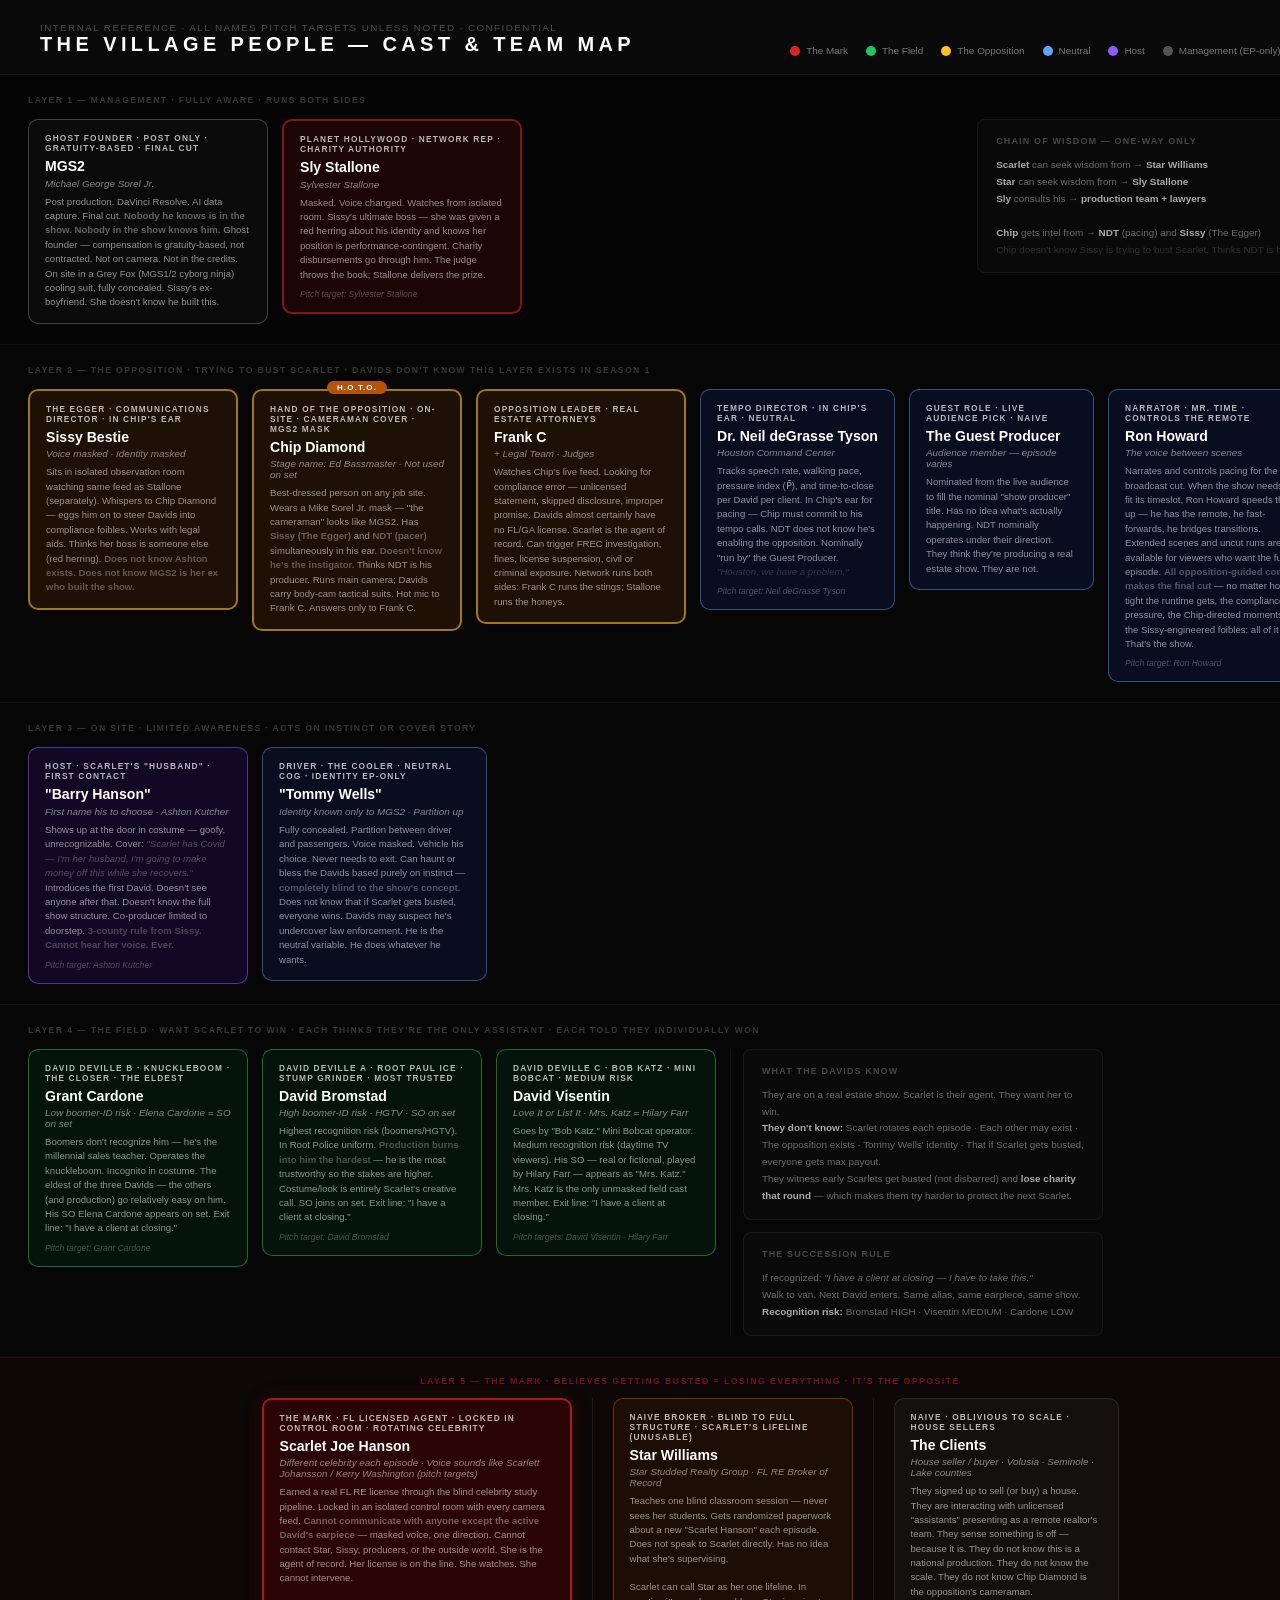
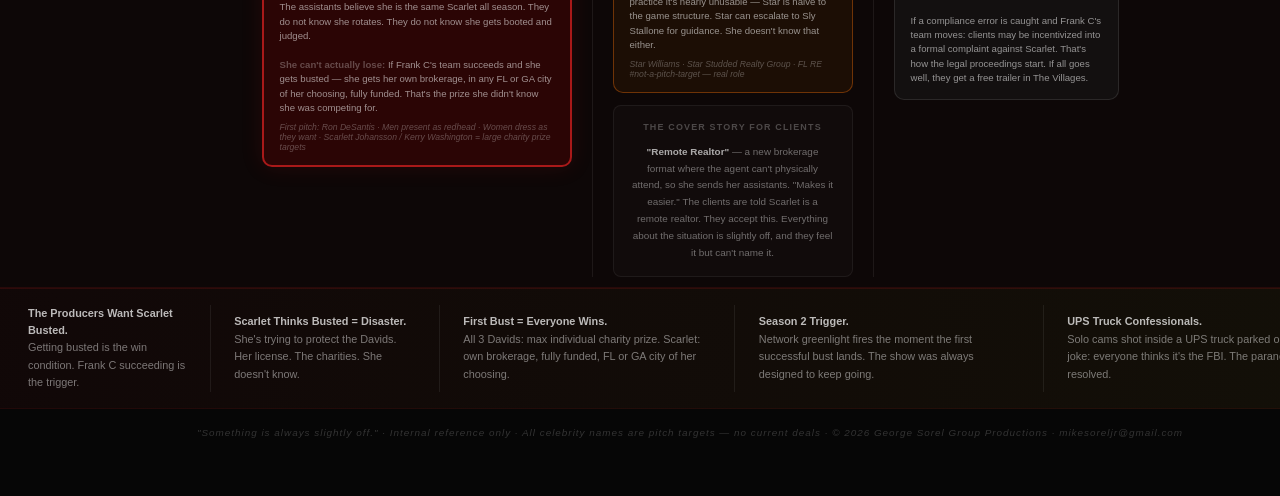
<file: vp-mindmap.html>
<!DOCTYPE html>
<html lang="en">
<head>
<meta charset="UTF-8">
<title>The Village People — Cast & Team Map</title>
<style>
*{box-sizing:border-box;margin:0;padding:0}
body{background:#060606;color:#fff;font-family:'Arial',sans-serif;width:1380px;overflow-x:hidden}
.page{position:relative;width:1380px;padding:0 0 40px}

/* ── Header ── */
.map-header{background:#0a0a0a;border-bottom:1px solid rgba(255,255,255,0.07);padding:22px 40px 18px;display:flex;justify-content:space-between;align-items:flex-end}
.map-header h1{font-size:1.25rem;letter-spacing:0.22em;text-transform:uppercase;color:#fff}
.map-header .sub{font-size:0.62rem;color:rgba(255,255,255,0.28);letter-spacing:0.14em;text-transform:uppercase}
.map-header .legend{display:flex;gap:18px;align-items:center}
.leg{display:flex;align-items:center;gap:6px;font-size:0.62rem;color:rgba(255,255,255,0.45)}
.leg-dot{width:10px;height:10px;border-radius:50%}

/* ── Layer bands ── */
.layer{padding:20px 28px;border-bottom:1px solid rgba(255,255,255,0.04);position:relative}
.layer-label{font-size:0.54rem;font-weight:700;letter-spacing:0.16em;text-transform:uppercase;color:rgba(255,255,255,0.2);margin-bottom:14px}
.layer-row{display:flex;gap:14px;align-items:flex-start;flex-wrap:wrap}

/* ── Node cards ── */
.node{border-radius:10px;padding:13px 16px;min-width:160px;max-width:215px;flex-shrink:0;position:relative}
.n-team{font-size:0.52rem;font-weight:700;letter-spacing:0.14em;text-transform:uppercase;margin-bottom:5px;opacity:0.7}
.n-name{font-size:0.88rem;font-weight:700;line-height:1.25;margin-bottom:2px}
.n-alias{font-size:0.62rem;font-style:italic;opacity:0.5;margin-bottom:6px}
.n-desc{font-size:0.6rem;line-height:1.5;opacity:0.55}
.n-pitch{font-size:0.54rem;margin-top:7px;opacity:0.28;font-style:italic}

/* ── Team styles ── */
.t-ep     {background:rgba(12,12,12,0.95);border:1.5px solid rgba(255,255,255,0.22)}
.t-network{background:rgba(100,10,10,0.25);border:2px solid rgba(220,38,38,0.55)}
.t-opp    {background:rgba(100,50,0,0.25);border:2px solid rgba(251,191,36,0.6)}
.t-hoto   {background:rgba(100,50,0,0.35);border:2.5px solid rgba(251,191,36,0.95);box-shadow:0 0 18px rgba(251,191,36,0.12)}
.t-neutral{background:rgba(15,30,90,0.3);border:1.5px solid rgba(96,165,250,0.45)}
.t-host   {background:rgba(80,20,200,0.15);border:1.5px solid rgba(139,92,246,0.55)}
.t-field  {background:rgba(0,60,30,0.25);border:1.5px solid rgba(34,197,94,0.5)}
.t-mark   {background:rgba(100,5,5,0.35);border:2.5px solid rgba(185,28,28,0.9);box-shadow:0 0 22px rgba(185,28,28,0.14)}
.t-broker {background:rgba(90,45,0,0.2);border:1.5px solid rgba(180,83,9,0.55)}
.t-naive  {background:rgba(30,30,30,0.4);border:1px solid rgba(100,100,100,0.3)}

/* ── Connection arrows between layers ── */
.connector-row{display:flex;gap:14px;padding:0 28px 0;align-items:center;min-height:22px}
.conn{font-size:0.6rem;color:rgba(255,255,255,0.2);display:flex;align-items:center;gap:6px;min-width:160px;max-width:215px}
.conn-line{flex:1;height:1px;background:currentColor}
.arr{font-size:0.75rem}

/* ── Special: HOTO badge ── */
.hoto-badge{position:absolute;top:-10px;left:50%;transform:translateX(-50%);background:#b45309;color:#fff;font-size:0.5rem;font-weight:900;letter-spacing:0.14em;text-transform:uppercase;padding:2px 10px;border-radius:999px;white-space:nowrap}

/* ── Scarlet center highlight ── */
.mark-center{text-align:center;padding:18px 28px 10px;border-top:1px solid rgba(185,28,28,0.15);border-bottom:1px solid rgba(185,28,28,0.15);background:rgba(185,28,28,0.04);margin:0 0}
.mark-center-label{font-size:0.55rem;font-weight:700;letter-spacing:0.16em;text-transform:uppercase;color:rgba(185,28,28,0.6);margin-bottom:12px}
.mark-center-row{display:flex;justify-content:center;gap:20px;align-items:flex-start}
.mark-divider{width:1px;background:rgba(255,255,255,0.07);align-self:stretch}

/* ── Comms chain sidebar ── */
.chain-box{background:rgba(255,255,255,0.02);border:1px solid rgba(255,255,255,0.06);border-radius:8px;padding:14px 18px;font-size:0.62rem;line-height:1.7;color:rgba(255,255,255,0.4);max-width:480px}
.chain-box strong{color:rgba(255,255,255,0.65)}
.chain-title{font-size:0.56rem;font-weight:700;letter-spacing:0.13em;text-transform:uppercase;color:rgba(255,255,255,0.25);margin-bottom:8px}

/* ── Twist box ── */
.twist-band{background:linear-gradient(90deg,rgba(185,28,28,0.06),rgba(251,191,36,0.05));border-top:1px solid rgba(185,28,28,0.18);border-bottom:1px solid rgba(185,28,28,0.1);padding:16px 28px;display:flex;gap:24px;align-items:center}
.twist-item{font-size:0.68rem;color:rgba(255,255,255,0.45);line-height:1.6}
.twist-item strong{color:rgba(255,255,255,0.72)}
.twist-sep{width:1px;background:rgba(255,255,255,0.07);align-self:stretch;min-height:36px}

/* ── Footer ── */
.map-footer{padding:18px 28px;text-align:center;font-size:0.62rem;color:rgba(255,255,255,0.18);letter-spacing:0.1em;font-style:italic}
</style>
</head>
<body>
<div class="page">

<!-- ══════════════ HEADER ══════════════ -->
<div class="map-header">
  <div>
    <div class="sub">Internal Reference · All Names Pitch Targets Unless Noted · Confidential</div>
    <h1>The Village People — Cast &amp; Team Map</h1>
  </div>
  <div class="legend">
    <div class="leg"><div class="leg-dot" style="background:#dc2626"></div> The Mark</div>
    <div class="leg"><div class="leg-dot" style="background:#22c55e"></div> The Field</div>
    <div class="leg"><div class="leg-dot" style="background:#fbbf24"></div> The Opposition</div>
    <div class="leg"><div class="leg-dot" style="background:#60a5fa"></div> Neutral</div>
    <div class="leg"><div class="leg-dot" style="background:#8b5cf6"></div> Host</div>
    <div class="leg"><div class="leg-dot" style="background:rgba(255,255,255,0.3)"></div> Management (EP-only)</div>
    <div class="leg"><div class="leg-dot" style="background:rgba(100,100,100,0.7)"></div> Naive</div>
  </div>
</div>

<!-- ══════════════ LAYER 1 — MANAGEMENT (knows everything) ══════════════ -->
<div class="layer" style="background:rgba(5,5,5,0.8)">
  <div class="layer-label">Layer 1 — Management · Fully Aware · Runs Both Sides</div>
  <div class="layer-row">

    <div class="node t-ep" style="max-width:240px">
      <div class="n-team">Ghost Founder · Post Only · Gratuity-Based · Final Cut</div>
      <div class="n-name">MGS2</div>
      <div class="n-alias">Michael George Sorel Jr.</div>
      <div class="n-desc">Post production. DaVinci Resolve. AI data capture. Final cut. <strong style="color:rgba(255,255,255,0.65);">Nobody he knows is in the show. Nobody in the show knows him.</strong> Ghost founder — compensation is gratuity-based, not contracted. Not on camera. Not in the credits. On site in a Grey Fox (MGS1/2 cyborg ninja) cooling suit, fully concealed. Sissy's ex-boyfriend. She doesn't know he built this.</div>
    </div>

    <div class="node t-network" style="max-width:240px">
      <div class="n-team">Planet Hollywood · Network Rep · Charity Authority</div>
      <div class="n-name">Sly Stallone</div>
      <div class="n-alias">Sylvester Stallone</div>
      <div class="n-desc">Masked. Voice changed. Watches from isolated room. Sissy's ultimate boss — she was given a red herring about his identity and knows her position is performance-contingent. Charity disbursements go through him. The judge throws the book; Stallone delivers the prize.</div>
      <div class="n-pitch">Pitch target: Sylvester Stallone</div>
    </div>

    <div style="flex:1; display:flex; align-items:center; justify-content:flex-end;">
      <div class="chain-box">
        <div class="chain-title">Chain of Wisdom — One-Way Only</div>
        <strong>Scarlet</strong> can seek wisdom from → <strong>Star Williams</strong><br>
        <strong>Star</strong> can seek wisdom from → <strong>Sly Stallone</strong><br>
        <strong>Sly</strong> consults his → <strong>production team + lawyers</strong><br>
        <br>
        <strong>Chip</strong> gets intel from → <strong>NDT</strong> (pacing) and <strong>Sissy</strong> (The Egger)<br>
        <span style="opacity:0.4">Chip doesn't know Sissy is trying to bust Scarlet. Thinks NDT is his producer.</span>
      </div>
    </div>

  </div>
</div>

<!-- ══════════════ LAYER 2 — THE OPPOSITION MECHANICS ══════════════ -->
<div class="layer">
  <div class="layer-label">Layer 2 — The Opposition · Trying to Bust Scarlet · Davids Don't Know This Layer Exists in Season 1</div>
  <div class="layer-row">

    <div class="node t-opp" style="max-width:210px">
      <div class="n-team">The Egger · Communications Director · In Chip's Ear</div>
      <div class="n-name">Sissy Bestie</div>
      <div class="n-alias">Voice masked · Identity masked</div>
      <div class="n-desc">Sits in isolated observation room watching same feed as Stallone (separately). Whispers to Chip Diamond — eggs him on to steer Davids into compliance foibles. Works with legal aids. Thinks her boss is someone else (red herring). <strong style="color:rgba(255,255,255,0.55);">Does not know Ashton exists. Does not know MGS2 is her ex who built the show.</strong></div>
    </div>

    <div class="node t-opp" style="max-width:210px; position:relative">
      <div class="hoto-badge">H.O.T.O.</div>
      <div class="n-team">Hand of the Opposition · On-Site · Cameraman Cover · MGS2 Mask</div>
      <div class="n-name">Chip Diamond</div>
      <div class="n-alias">Stage name: Ed Bassmaster · Not used on set</div>
      <div class="n-desc">Best-dressed person on any job site. Wears a Mike Sorel Jr. mask — "the cameraman" looks like MGS2. Has <strong style="color:rgba(255,255,255,0.6);">Sissy (The Egger)</strong> and <strong style="color:rgba(255,255,255,0.6);">NDT (pacer)</strong> simultaneously in his ear. <strong style="color:rgba(255,255,255,0.55);">Doesn't know he's the instigator.</strong> Thinks NDT is his producer. Runs main camera; Davids carry body-cam tactical suits. Hot mic to Frank C. Answers only to Frank C.</div>
    </div>

    <div class="node t-opp" style="max-width:210px">
      <div class="n-team">Opposition Leader · Real Estate Attorneys</div>
      <div class="n-name">Frank C</div>
      <div class="n-alias">+ Legal Team · Judges</div>
      <div class="n-desc">Watches Chip's live feed. Looking for compliance error — unlicensed statement, skipped disclosure, improper promise. Davids almost certainly have no FL/GA license. Scarlet is the agent of record. Can trigger FREC investigation, fines, license suspension, civil or criminal exposure. Network runs both sides: Frank C runs the stings; Stallone runs the honeys.</div>
    </div>

    <div class="node t-neutral" style="max-width:195px">
      <div class="n-team">Tempo Director · In Chip's Ear · Neutral</div>
      <div class="n-name">Dr. Neil deGrasse Tyson</div>
      <div class="n-alias">Houston Command Center</div>
      <div class="n-desc">Tracks speech rate, walking pace, pressure index (P̄), and time-to-close per David per client. In Chip's ear for pacing — Chip must commit to his tempo calls. NDT does not know he's enabling the opposition. Nominally "run by" the Guest Producer. <em style="color:rgba(255,255,255,0.3);">"Houston, we have a problem."</em></div>
      <div class="n-pitch">Pitch target: Neil deGrasse Tyson</div>
    </div>

    <div class="node t-neutral" style="max-width:185px">
      <div class="n-team">Guest Role · Live Audience Pick · Naive</div>
      <div class="n-name">The Guest Producer</div>
      <div class="n-alias">Audience member — episode varies</div>
      <div class="n-desc">Nominated from the live audience to fill the nominal "show producer" title. Has no idea what's actually happening. NDT nominally operates under their direction. They think they're producing a real estate show. They are not.</div>
    </div>

    <div class="node t-neutral" style="max-width:210px">
      <div class="n-team">Narrator · Mr. Time · Controls the Remote</div>
      <div class="n-name">Ron Howard</div>
      <div class="n-alias">The voice between scenes</div>
      <div class="n-desc">Narrates and controls pacing for the broadcast cut. When the show needs to fit its timeslot, Ron Howard speeds things up — he has the remote, he fast-forwards, he bridges transitions. Extended scenes and uncut runs are available for viewers who want the full episode. <strong style="color:rgba(255,255,255,0.55);">All opposition-guided content makes the final cut</strong> — no matter how tight the runtime gets, the compliance pressure, the Chip-directed moments, the Sissy-engineered foibles: all of it airs. That's the show.</div>
      <div class="n-pitch">Pitch target: Ron Howard</div>
    </div>

  </div>
</div>

<!-- ══════════════ LAYER 3 — ON SITE (limited/no awareness) ══════════════ -->
<div class="layer">
  <div class="layer-label">Layer 3 — On Site · Limited Awareness · Acts on Instinct or Cover Story</div>
  <div class="layer-row">

    <div class="node t-host" style="max-width:220px">
      <div class="n-team">Host · Scarlet's "Husband" · First Contact</div>
      <div class="n-name">"Barry Hanson"</div>
      <div class="n-alias">First name his to choose · Ashton Kutcher</div>
      <div class="n-desc">Shows up at the door in costume — goofy, unrecognizable. Cover: <em style="color:rgba(255,255,255,0.5);">"Scarlet has Covid — I'm her husband, I'm going to make money off this while she recovers."</em> Introduces the first David. Doesn't see anyone after that. Doesn't know the full show structure. Co-producer limited to doorstep. <strong style="color:rgba(255,255,255,0.45);">3-county rule from Sissy. Cannot hear her voice. Ever.</strong></div>
      <div class="n-pitch">Pitch target: Ashton Kutcher</div>
    </div>

    <div class="node t-neutral" style="max-width:225px">
      <div class="n-team">Driver · The Cooler · Neutral Cog · Identity EP-Only</div>
      <div class="n-name">"Tommy Wells"</div>
      <div class="n-alias">Identity known only to MGS2 · Partition up</div>
      <div class="n-desc">Fully concealed. Partition between driver and passengers. Voice masked. Vehicle his choice. Never needs to exit. Can haunt or bless the Davids based purely on instinct — <strong style="color:rgba(255,255,255,0.55);">completely blind to the show's concept.</strong> Does not know that if Scarlet gets busted, everyone wins. Davids may suspect he's undercover law enforcement. He is the neutral variable. He does whatever he wants.</div>
    </div>

  </div>
</div>

<!-- ══════════════ LAYER 4 — THE FIELD ══════════════ -->
<div class="layer">
  <div class="layer-label">Layer 4 — The Field · Want Scarlet to Win · Each Thinks They're the Only Assistant · Each Told They Individually Won</div>
  <div class="layer-row">

    <div class="node t-field" style="max-width:220px">
      <div class="n-team">David Deville B · Knuckleboom · The Closer · The Eldest</div>
      <div class="n-name">Grant Cardone</div>
      <div class="n-alias">Low boomer-ID risk · Elena Cardone = SO on set</div>
      <div class="n-desc">Boomers don't recognize him — he's the millennial sales teacher. Operates the knuckleboom. Incognito in costume. The eldest of the three Davids — the others (and production) go relatively easy on him. His SO Elena Cardone appears on set. Exit line: "I have a client at closing."</div>
      <div class="n-pitch">Pitch target: Grant Cardone</div>
    </div>

    <div class="node t-field" style="max-width:220px">
      <div class="n-team">David Deville A · Root Paul Ice · Stump Grinder · Most Trusted</div>
      <div class="n-name">David Bromstad</div>
      <div class="n-alias">High boomer-ID risk · HGTV · SO on set</div>
      <div class="n-desc">Highest recognition risk (boomers/HGTV). In Root Police uniform. <strong style="color:rgba(255,255,255,0.5);">Production burns into him the hardest</strong> — he is the most trustworthy so the stakes are higher. Costume/look is entirely Scarlet's creative call. SO joins on set. Exit line: "I have a client at closing."</div>
      <div class="n-pitch">Pitch target: David Bromstad</div>
    </div>

    <div class="node t-field" style="max-width:220px">
      <div class="n-team">David Deville C · Bob Katz · Mini Bobcat · Medium Risk</div>
      <div class="n-name">David Visentin</div>
      <div class="n-alias">Love It or List It · Mrs. Katz = Hilary Farr</div>
      <div class="n-desc">Goes by "Bob Katz." Mini Bobcat operator. Medium recognition risk (daytime TV viewers). His SO — real or fictional, played by Hilary Farr — appears as "Mrs. Katz." Mrs. Katz is the only unmasked field cast member. Exit line: "I have a client at closing."</div>
      <div class="n-pitch">Pitch targets: David Visentin · Hilary Farr</div>
    </div>

    <div style="flex:1;display:flex;flex-direction:column;gap:12px;justify-content:center;padding-left:12px;border-left:1px solid rgba(255,255,255,0.05)">
      <div class="chain-box" style="max-width:360px">
        <div class="chain-title">What the Davids Know</div>
        They are on a real estate show. Scarlet is their agent. They want her to win.<br>
        <strong>They don't know:</strong> Scarlet rotates each episode · Each other may exist · The opposition exists · Tommy Wells' identity · That if Scarlet gets busted, everyone gets max payout.<br>
        They witness early Scarlets get busted (not disbarred) and <strong>lose charity that round</strong> — which makes them try harder to protect the next Scarlet.
      </div>
      <div class="chain-box" style="max-width:360px">
        <div class="chain-title">The Succession Rule</div>
        If recognized: <em>"I have a client at closing — I have to take this."</em><br>
        Walk to van. Next David enters. Same alias, same earpiece, same show.<br>
        <strong>Recognition risk:</strong> Bromstad HIGH · Visentin MEDIUM · Cardone LOW
      </div>
    </div>

  </div>
</div>

<!-- ══════════════ SCARLET (center, the mark) ══════════════ -->
<div class="mark-center">
  <div class="mark-center-label">Layer 5 — The Mark · Believes Getting Busted = Losing Everything · It's the Opposite</div>
  <div class="mark-center-row">

    <div class="node t-mark" style="max-width:310px; text-align:left">
      <div class="n-team">The Mark · FL Licensed Agent · Locked in Control Room · Rotating Celebrity</div>
      <div class="n-name">Scarlet Joe Hanson</div>
      <div class="n-alias">Different celebrity each episode · Voice sounds like Scarlett Johansson / Kerry Washington (pitch targets)</div>
      <div class="n-desc">Earned a real FL RE license through the blind celebrity study pipeline. Locked in an isolated control room with every camera feed. <strong style="color:rgba(255,255,255,0.65);">Cannot communicate with anyone except the active David's earpiece</strong> — masked voice, one direction. Cannot contact Star, Sissy, producers, or the outside world. She is the agent of record. Her license is on the line. She watches. She cannot intervene.<br><br>The assistants believe she is the same Scarlet all season. They do not know she rotates. They do not know she gets booted and judged.<br><br><strong style="color:rgba(255,255,255,0.5);">She can't actually lose:</strong> If Frank C's team succeeds and she gets busted — she gets her own brokerage, in any FL or GA city of her choosing, fully funded. That's the prize she didn't know she was competing for.</div>
      <div class="n-pitch">First pitch: Ron DeSantis · Men present as redhead · Women dress as they want · Scarlett Johansson / Kerry Washington = large charity prize targets</div>
    </div>

    <div class="mark-divider"></div>

    <div style="display:flex;flex-direction:column;gap:12px;">
      <div class="node t-broker" style="max-width:240px; text-align:left">
        <div class="n-team">Naive Broker · Blind to Full Structure · Scarlet's Lifeline (Unusable)</div>
        <div class="n-name">Star Williams</div>
        <div class="n-alias">Star Studded Realty Group · FL RE Broker of Record</div>
        <div class="n-desc">Teaches one blind classroom session — never sees her students. Gets randomized paperwork about a new "Scarlet Hanson" each episode. Does not speak to Scarlet directly. Has no idea what she's supervising.<br><br>Scarlet can call Star as her one lifeline. In practice it's nearly unusable — Star is naive to the game structure. Star can escalate to Sly Stallone for guidance. She doesn't know that either.</div>
        <div class="n-pitch">Star Williams · Star Studded Realty Group · FL RE #not-a-pitch-target — real role</div>
      </div>
      <div class="chain-box" style="max-width:240px">
        <div class="chain-title">The Cover Story for Clients</div>
        <strong>"Remote Realtor"</strong> — a new brokerage format where the agent can't physically attend, so she sends her assistants. "Makes it easier." The clients are told Scarlet is a remote realtor. They accept this. Everything about the situation is slightly off, and they feel it but can't name it.
      </div>
    </div>

    <div class="mark-divider"></div>

    <div class="node t-naive" style="max-width:225px; text-align:left;">
      <div class="n-team">Naive · Oblivious to Scale · House Sellers</div>
      <div class="n-name">The Clients</div>
      <div class="n-alias">House seller / buyer · Volusia · Seminole · Lake counties</div>
      <div class="n-desc">They signed up to sell (or buy) a house. They are interacting with unlicensed "assistants" presenting as a remote realtor's team. They sense something is off — because it is. They do not know this is a national production. They do not know the scale. They do not know Chip Diamond is the opposition's cameraman.<br><br>If a compliance error is caught and Frank C's team moves: clients may be incentivized into a formal complaint against Scarlet. That's how the legal proceedings start. If all goes well, they get a free trailer in The Villages.</div>
    </div>

  </div>
</div>

<!-- ══════════════ TWIST BAND ══════════════ -->
<div class="twist-band">
  <div class="twist-item"><strong>The Producers Want Scarlet Busted.</strong><br>Getting busted is the win condition. Frank C succeeding is the trigger.</div>
  <div class="twist-sep"></div>
  <div class="twist-item"><strong>Scarlet Thinks Busted = Disaster.</strong><br>She's trying to protect the Davids. Her license. The charities. She doesn't know.</div>
  <div class="twist-sep"></div>
  <div class="twist-item"><strong>First Bust = Everyone Wins.</strong><br>All 3 Davids: max individual charity prize. Scarlet: own brokerage, fully funded, FL or GA city of her choosing.</div>
  <div class="twist-sep"></div>
  <div class="twist-item"><strong>Season 2 Trigger.</strong><br>Network greenlight fires the moment the first successful bust lands. The show was always designed to keep going.</div>
  <div class="twist-sep"></div>
  <div class="twist-item"><strong>UPS Truck Confessionals.</strong><br>Solo cams shot inside a UPS truck parked on site. Running joke: everyone thinks it's the FBI. The paranoia is never resolved.</div>
</div>

<!-- ══════════════ FOOTER ══════════════ -->
<div class="map-footer">
  "Something is always slightly off." · Internal reference only · All celebrity names are pitch targets — no current deals · © 2026 George Sorel Group Productions · mikesoreljr@gmail.com
</div>

</div>
</body>
</html>
</file>
<file: styles.css>
/* ============================================================
   SJH Group — Shared Stylesheet
   Primary: --scarlet | Accent: --gold | Dark: --charcoal
   All colors and fonts use CSS variables for easy pro updates
   ============================================================ */

@import url('https://fonts.googleapis.com/css2?family=Playfair+Display:wght@600;700&family=Inter:wght@300;400;500;600&display=swap');

:root {
  --scarlet:      #B91C1C;
  --scarlet-dark: #7F1D1D;
  --scarlet-lite: #FEF2F2;
  --gold:         #CA8A04;
  --gold-lite:    #FEFCE8;
  --charcoal:     #1C1917;
  --gray-dark:    #44403C;
  --gray-mid:     #78716C;
  --gray-lite:    #F5F5F4;
  --white:        #FFFFFF;
  --border:       #E7E5E4;

  --font-heading: 'Playfair Display', Georgia, serif;
  --font-body:    'Inter', system-ui, sans-serif;

  --max-w:        1100px;
  --radius:       6px;
  --shadow:       0 2px 12px rgba(0,0,0,0.08);
  --shadow-md:    0 4px 24px rgba(0,0,0,0.12);
}

/* ── Reset ── */
*, *::before, *::after { box-sizing: border-box; margin: 0; padding: 0; }
html { scroll-behavior: smooth; }
body {
  font-family: var(--font-body);
  color: var(--charcoal);
  background: var(--white);
  line-height: 1.6;
  font-size: 16px;
}
img { max-width: 100%; display: block; }
a { color: var(--scarlet); text-decoration: none; }
a:hover { text-decoration: underline; }

/* ── Layout Utilities ── */
.container { max-width: var(--max-w); margin: 0 auto; padding: 0 24px; }
.section    { padding: 72px 0; }
.section-sm { padding: 48px 0; }
.bg-lite    { background: var(--gray-lite); }
.bg-scarlet { background: var(--scarlet); color: var(--white); }
.bg-charcoal{ background: var(--charcoal); color: var(--white); }
.text-center{ text-align: center; }

/* ── Typography ── */
h1, h2, h3, h4 { font-family: var(--font-heading); line-height: 1.2; }
h1 { font-size: clamp(2rem, 5vw, 3.2rem); }
h2 { font-size: clamp(1.6rem, 3.5vw, 2.4rem); margin-bottom: 12px; }
h3 { font-size: 1.25rem; margin-bottom: 8px; }
p  { color: var(--gray-dark); margin-bottom: 16px; }
.lead { font-size: 1.15rem; color: var(--gray-mid); max-width: 640px; }
.eyebrow {
  font-size: 0.75rem;
  font-weight: 600;
  letter-spacing: 0.12em;
  text-transform: uppercase;
  color: var(--scarlet);
  margin-bottom: 10px;
}

/* ── Navigation ── */
.nav {
  position: sticky;
  top: 0;
  z-index: 100;
  background: var(--white);
  border-bottom: 1px solid var(--border);
  padding: 0;
}
.nav-inner {
  display: flex;
  align-items: center;
  justify-content: space-between;
  height: 64px;
}
.nav-logo {
  font-family: var(--font-heading);
  font-size: 1.15rem;
  font-weight: 700;
  color: var(--charcoal);
  white-space: nowrap;
}
.nav-logo span { color: var(--scarlet); }
.nav-links { display: flex; gap: 32px; list-style: none; }
.nav-links a {
  font-size: 0.875rem;
  font-weight: 500;
  color: var(--gray-dark);
  transition: color 0.2s;
}
.nav-links a:hover,
.nav-links a.active { color: var(--scarlet); text-decoration: none; }
.nav-cta {
  background: var(--scarlet);
  color: var(--white) !important;
  padding: 8px 18px;
  border-radius: var(--radius);
  font-weight: 600 !important;
}
.nav-cta:hover { background: var(--scarlet-dark); }

/* Mobile nav */
.nav-toggle { display: none; background: none; border: none; cursor: pointer; padding: 4px; }
.nav-toggle span {
  display: block; width: 24px; height: 2px;
  background: var(--charcoal); margin: 5px 0;
  transition: all 0.3s;
}

/* ── Hero ── */
.hero {
  background: linear-gradient(135deg, var(--charcoal) 0%, #3B1515 100%);
  color: var(--white);
  padding: 96px 0 80px;
  position: relative;
  overflow: hidden;
}
.hero::before {
  content: '';
  position: absolute;
  inset: 0;
  background: url("data:image/svg+xml,%3Csvg width='60' height='60' viewBox='0 0 60 60' xmlns='http://www.w3.org/2000/svg'%3E%3Cg fill='none' fill-rule='evenodd'%3E%3Cg fill='%23ffffff' fill-opacity='0.03'%3E%3Cpath d='M36 34v-4h-2v4h-4v2h4v4h2v-4h4v-2h-4zm0-30V0h-2v4h-4v2h4v4h2V6h4V4h-4zM6 34v-4H4v4H0v2h4v4h2v-4h4v-2H6zM6 4V0H4v4H0v2h4v4h2V6h4V4H6z'/%3E%3C/g%3E%3C/g%3E%3C/svg%3E");
}
.hero-content { position: relative; max-width: 720px; }
.hero h1 { color: var(--white); margin-bottom: 20px; }
.hero h1 span { color: var(--scarlet); }
.hero .lead { color: rgba(255,255,255,0.75); margin-bottom: 36px; max-width: 560px; }
.hero-badges {
  display: flex;
  flex-wrap: wrap;
  gap: 10px;
  margin-bottom: 40px;
}
.badge {
  display: inline-flex;
  align-items: center;
  gap: 6px;
  background: rgba(255,255,255,0.1);
  border: 1px solid rgba(255,255,255,0.2);
  color: var(--white);
  padding: 6px 14px;
  border-radius: 999px;
  font-size: 0.8rem;
  font-weight: 500;
}

/* ── Buttons ── */
.btn {
  display: inline-flex;
  align-items: center;
  gap: 8px;
  padding: 12px 28px;
  border-radius: var(--radius);
  font-weight: 600;
  font-size: 0.95rem;
  cursor: pointer;
  border: none;
  transition: all 0.2s;
  text-decoration: none !important;
}
.btn-primary { background: var(--scarlet); color: var(--white); }
.btn-primary:hover { background: var(--scarlet-dark); }
.btn-outline {
  background: transparent;
  color: var(--white);
  border: 2px solid rgba(255,255,255,0.4);
}
.btn-outline:hover { border-color: var(--white); }
.btn-gold { background: var(--gold); color: var(--white); }
.btn-gold:hover { background: #A16207; }
.btn-group { display: flex; flex-wrap: wrap; gap: 12px; }

/* ── Cards ── */
.card {
  background: var(--white);
  border: 1px solid var(--border);
  border-radius: var(--radius);
  padding: 32px;
  box-shadow: var(--shadow);
  transition: box-shadow 0.2s, transform 0.2s;
}
.card:hover { box-shadow: var(--shadow-md); transform: translateY(-2px); }
.card-icon {
  width: 52px; height: 52px;
  background: var(--scarlet-lite);
  border-radius: 50%;
  display: flex; align-items: center; justify-content: center;
  font-size: 1.5rem;
  margin-bottom: 20px;
}
.card-icon.gold { background: var(--gold-lite); }
.card-icon.charcoal { background: var(--gray-lite); }

/* ── Grid ── */
.grid-3 { display: grid; grid-template-columns: repeat(3, 1fr); gap: 24px; }
.grid-2 { display: grid; grid-template-columns: repeat(2, 1fr); gap: 24px; }
.grid-4 { display: grid; grid-template-columns: repeat(4, 1fr); gap: 20px; }

/* ── Service List ── */
.service-list { list-style: none; }
.service-list li {
  padding: 10px 0;
  border-bottom: 1px solid var(--border);
  display: flex;
  align-items: flex-start;
  gap: 10px;
  font-size: 0.95rem;
  color: var(--gray-dark);
}
.service-list li:last-child { border-bottom: none; }
.service-list li::before {
  content: '✓';
  color: var(--scarlet);
  font-weight: 700;
  flex-shrink: 0;
  margin-top: 1px;
}

/* ── Heroes Section ── */
.heroes-strip {
  background: linear-gradient(135deg, var(--gold) 0%, #92400E 100%);
  color: var(--white);
  padding: 48px 0;
}
.heroes-strip h2 { color: var(--white); }
.heroes-strip p { color: rgba(255,255,255,0.85); }
.heroes-grid {
  display: flex;
  flex-wrap: wrap;
  gap: 12px;
  margin-top: 20px;
}
.hero-tag {
  background: rgba(255,255,255,0.15);
  border: 1px solid rgba(255,255,255,0.3);
  color: var(--white);
  padding: 6px 16px;
  border-radius: 999px;
  font-size: 0.85rem;
  font-weight: 500;
}

/* ── Areas ── */
.areas-list {
  display: flex;
  flex-wrap: wrap;
  gap: 10px;
  margin-top: 16px;
}
.area-tag {
  background: var(--gray-lite);
  border: 1px solid var(--border);
  color: var(--gray-dark);
  padding: 6px 16px;
  border-radius: 999px;
  font-size: 0.875rem;
  font-weight: 500;
}

/* ── Stat Row ── */
.stat-row { display: flex; flex-wrap: wrap; gap: 32px; }
.stat { text-align: center; }
.stat-num {
  font-family: var(--font-heading);
  font-size: 2.4rem;
  color: var(--scarlet);
  line-height: 1;
}
.stat-label { font-size: 0.8rem; color: var(--gray-mid); text-transform: uppercase; letter-spacing: 0.05em; }

/* ── Legal / Disclaimer ── */
.legal {
  font-size: 0.75rem;
  color: var(--gray-mid);
  border-top: 1px solid var(--border);
  padding-top: 16px;
  margin-top: 32px;
  line-height: 1.5;
}

/* ── Footer ── */
.footer {
  background: var(--charcoal);
  color: rgba(255,255,255,0.7);
  padding: 48px 0 24px;
}
.footer-grid {
  display: grid;
  grid-template-columns: 2fr 1fr 1fr 1fr;
  gap: 40px;
  margin-bottom: 40px;
}
.footer-brand h3 {
  font-family: var(--font-heading);
  color: var(--white);
  font-size: 1.2rem;
  margin-bottom: 12px;
}
.footer-brand h3 span { color: var(--scarlet); }
.footer h4 {
  font-family: var(--font-body);
  font-size: 0.75rem;
  font-weight: 600;
  letter-spacing: 0.1em;
  text-transform: uppercase;
  color: rgba(255,255,255,0.5);
  margin-bottom: 16px;
}
.footer ul { list-style: none; }
.footer ul li { margin-bottom: 10px; }
.footer ul a {
  color: rgba(255,255,255,0.7);
  font-size: 0.875rem;
  transition: color 0.2s;
}
.footer ul a:hover { color: var(--white); text-decoration: none; }
.footer-bottom {
  border-top: 1px solid rgba(255,255,255,0.1);
  padding-top: 24px;
  display: flex;
  flex-wrap: wrap;
  gap: 16px;
  justify-content: space-between;
  font-size: 0.75rem;
}
.footer-disclaimer {
  font-size: 0.7rem;
  color: rgba(255,255,255,0.4);
  line-height: 1.6;
  margin-top: 20px;
  padding-top: 20px;
  border-top: 1px solid rgba(255,255,255,0.08);
}

/* ── Forms ── */
.form-group { margin-bottom: 20px; }
label { display: block; font-size: 0.875rem; font-weight: 500; margin-bottom: 6px; color: var(--charcoal); }
input, select, textarea {
  width: 100%;
  padding: 10px 14px;
  border: 1px solid var(--border);
  border-radius: var(--radius);
  font-family: var(--font-body);
  font-size: 0.95rem;
  color: var(--charcoal);
  background: var(--white);
  transition: border-color 0.2s;
}
input:focus, select:focus, textarea:focus {
  outline: none;
  border-color: var(--scarlet);
  box-shadow: 0 0 0 3px rgba(185,28,28,0.1);
}
textarea { resize: vertical; min-height: 120px; }

/* ── Page Hero (sub-pages) ── */
.page-hero {
  background: linear-gradient(135deg, var(--charcoal) 0%, #2D0A0A 100%);
  color: var(--white);
  padding: 64px 0;
}
.page-hero h1 { color: var(--white); margin-bottom: 12px; }
.page-hero .lead { color: rgba(255,255,255,0.75); margin-bottom: 0; }

/* ── Browser Preview Frame ── */
.preview-frame {
  border-radius: var(--radius) var(--radius) 0 0;
  overflow: hidden;
  border: 1px solid var(--border);
  border-bottom: none;
  margin: -32px -32px 24px -32px;
}
.preview-bar {
  background: #E5E5E5;
  padding: 8px 12px;
  display: flex;
  align-items: center;
  gap: 6px;
  border-bottom: 1px solid var(--border);
}
.preview-dot {
  width: 10px; height: 10px;
  border-radius: 50%;
  flex-shrink: 0;
}
.preview-dot:nth-child(1) { background: #FF5F57; }
.preview-dot:nth-child(2) { background: #FEBC2E; }
.preview-dot:nth-child(3) { background: #28C840; }
.preview-url {
  flex: 1;
  background: var(--white);
  border-radius: 4px;
  padding: 2px 10px;
  font-size: 0.7rem;
  color: var(--gray-mid);
  margin-left: 8px;
  white-space: nowrap;
  overflow: hidden;
  text-overflow: ellipsis;
}
.preview-frame img {
  width: 100%;
  display: block;
  height: 200px;
  object-fit: cover;
  object-position: top;
  transition: transform 0.4s ease;
}
.card:hover .preview-frame img { transform: translateY(-6px); }

/* ── Responsive ── */
@media (max-width: 900px) {
  .grid-3 { grid-template-columns: 1fr 1fr; }
  .grid-4 { grid-template-columns: 1fr 1fr; }
  .footer-grid { grid-template-columns: 1fr 1fr; }
}

@media (max-width: 640px) {
  .nav-links { display: none; flex-direction: column; }
  .nav-links.open {
    display: flex;
    position: absolute;
    top: 64px; left: 0; right: 0;
    background: var(--white);
    border-bottom: 1px solid var(--border);
    padding: 16px 24px;
    gap: 16px;
  }
  .nav-toggle { display: block; }
  .grid-3, .grid-2, .grid-4 { grid-template-columns: 1fr; }
  .footer-grid { grid-template-columns: 1fr; }
  .stat-row { justify-content: center; }
  .hero { padding: 64px 0 56px; }
}
</file>
